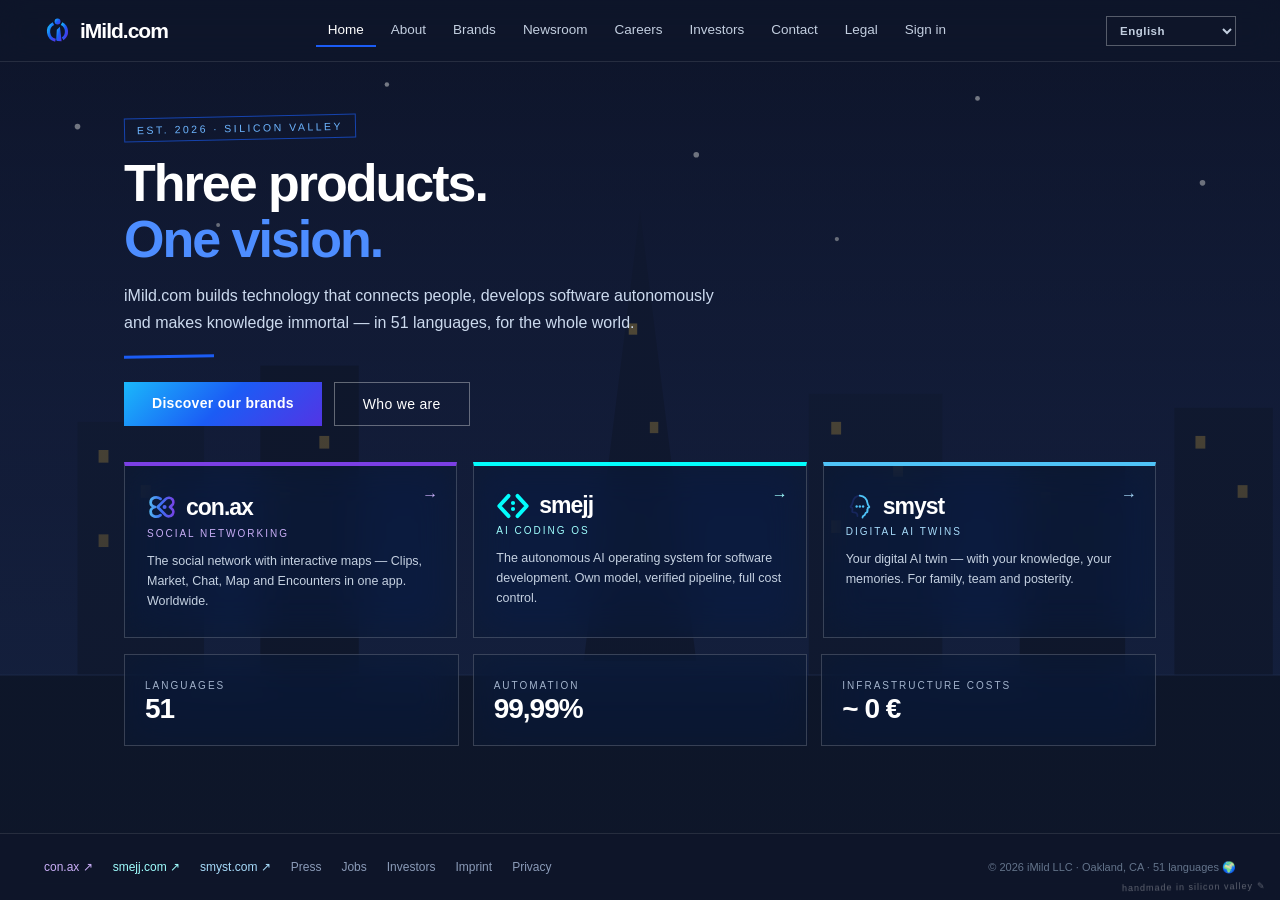
<file: index.html>
<!DOCTYPE html>
<html lang="de">
<head>
<meta charset="UTF-8">
<meta name="viewport" content="width=device-width, initial-scale=1.0">
<title>iMild.com — Drei Produkte. Eine Vision.</title>
<meta name="description" content="iMild.com ist die Dachmarke hinter con.ax, smejj und smyst — Technologie in 51 Sprachen für die ganze Welt.">
<link rel="icon" href="assets/favicon.ico" sizes="48x48">
<link rel="icon" type="image/svg+xml" href="assets/favicon.svg">
<link rel="apple-touch-icon" href="assets/apple-touch-icon.png">
<link rel="manifest" href="manifest.webmanifest">
<meta name="theme-color" content="#0b1026">
  <link rel="canonical" href="https://imild.com/">
  <meta property="og:type" content="website">
  <meta property="og:site_name" content="iMild.com">
  <meta property="og:url" content="https://imild.com/">
  <meta property="og:locale" content="de">
  <meta property="og:title" content="iMild.com — Drei Produkte. Eine Vision.">
  <meta property="og:image" content="https://imild.com/assets/apple-touch-icon.png">
  <meta property="og:image:alt" content="iMild.com">
  <meta name="twitter:card" content="summary">
  <meta name="twitter:title" content="iMild.com — Drei Produkte. Eine Vision.">
  <meta property="og:description" content="iMild.com baut Technologie, die Menschen verbindet, Software autonom entwickelt und Wissen unsterblich macht.">
  <meta name="twitter:description" content="iMild.com baut Technologie, die Menschen verbindet, Software autonom entwickelt und Wissen unsterblich macht.">
<link rel="stylesheet" href="assets/style.css">
</head>
<body data-page="home">
<svg width="0" height="0" style="position:absolute" aria-hidden="true">
  <defs>
    <!-- iMild.com — Ring mit Fahne, offizieller Blau-Gradient -->
    <symbol id="logo-imild" viewBox="0 0 512 512">
      <linearGradient id="imildGrad" x1="0" y1="0" x2="1" y2="1">
        <stop offset="0" stop-color="#1AB8FB"/><stop offset=".5" stop-color="#1B5CF5"/><stop offset="1" stop-color="#5235E5"/>
      </linearGradient>
      <circle cx="257" cy="85" r="56" fill="url(#imildGrad)"/>
      <path d="M178.8 124.5 A170 170 0 0 0 217.8 441.6" fill="none" stroke="url(#imildGrad)" stroke-width="60"/>
      <path d="M333.2 124.5 A170 170 0 0 1 353.5 415.2" fill="none" stroke="url(#imildGrad)" stroke-width="60"/>
      <path d="M302 183 L243 242 L232 428 Q230 452 254 455 L334 458 Z" fill="url(#imildGrad)"/>
    </symbol>
    <!-- con.ax — abstraktes X (Ɛ + liegendes Herz), Cyan→Blau→Violett -->
    <symbol id="logo-conax" viewBox="0 0 512 512">
      <linearGradient id="conaxGrad" x1="40" y1="256" x2="480" y2="256" gradientUnits="userSpaceOnUse">
        <stop offset="0" stop-color="#55B7F1"/><stop offset=".45" stop-color="#3E6FF2"/><stop offset="1" stop-color="#7B3FE4"/>
      </linearGradient>
      <g fill="none" stroke="url(#conaxGrad)" stroke-width="46" stroke-linecap="round" stroke-linejoin="round">
        <path d="M232 118 C 168 68, 62 88, 62 178 C 62 232, 106 248, 138 256 C 106 264, 62 280, 62 334 C 62 424, 168 444, 232 394"/>
        <path d="M182 256 L 322 118 C 352 88, 408 92, 434 126 C 458 158, 452 204, 424 228 L 392 256 L 424 284 C 452 308, 458 354, 434 386 C 408 420, 352 424, 320 396 Z"/>
      </g>
      <circle cx="300" cy="256" r="34" fill="url(#conaxGrad)"/>
    </symbol>
    <!-- smejj.com — <:> in Cyan -->
    <symbol id="logo-smejj" viewBox="0 0 260 200">
      <g fill="none" stroke="#02FDFD" stroke-width="30" stroke-linecap="round" stroke-linejoin="round">
        <path d="M96 22 L24 100 L96 178"/>
        <path d="M164 22 L236 100 L164 178"/>
      </g>
      <g fill="#02FDFD"><circle cx="130" cy="77" r="16"/><circle cx="130" cy="123" r="16"/></g>
    </symbol>
    <!-- smyst.com — Doppelprofil Navy/Hellblau mit 3 Punkten -->
    <symbol id="logo-smyst" viewBox="0 0 200 200">
      <path d="M98 26 Q56 30 48 72 Q45 90 35 101 Q30 107 37 110 L45 113 Q48 127 44 137 Q43 146 54 145 Q68 144 76 152 Q82 159 82 172" fill="none" stroke="#17265C" stroke-width="13" stroke-linecap="round" stroke-linejoin="round"/>
      <path d="M98 26 Q147 32 153 78 Q155 93 164 102 Q170 108 162 111 L155 113 Q158 121 152 125 Q158 130 151 135 Q157 141 148 146 Q139 149 137 157 Q136 165 127 169 Q118 172 118 183" fill="none" stroke="#4FC3F7" stroke-width="13" stroke-linecap="round" stroke-linejoin="round"/>
      <g fill="#4FC3F7"><circle cx="76" cy="104" r="8.5"/><circle cx="99" cy="104" r="8.5"/><circle cx="122" cy="104" r="8.5"/></g>
    </symbol>

    <!-- Szenen -->
    <symbol id="dv-skyline" viewBox="0 0 1040 640" preserveAspectRatio="xMidYMid slice">
      <linearGradient id="dsk" x1="0" y1="0" x2="0" y2="1">
        <stop offset="0" stop-color="#0b1026"/><stop offset=".55" stop-color="#1b2a5e"/><stop offset="1" stop-color="#2c4f9e"/>
      </linearGradient>
      <rect width="1040" height="640" fill="url(#dsk)"/>
      <g fill="#fff"><circle cx="120" cy="90" r="2"/><circle cx="340" cy="60" r="1.6"/><circle cx="560" cy="110" r="2"/><circle cx="760" cy="70" r="1.7"/><circle cx="920" cy="130" r="2"/><circle cx="220" cy="160" r="1.4"/><circle cx="660" cy="170" r="1.5"/></g>
      <polygon points="520,150 560,470 480,470" fill="#101a38"/>
      <rect x="120" y="300" width="90" height="180" fill="#132043"/>
      <rect x="250" y="260" width="70" height="220" fill="#0e1730"/>
      <rect x="640" y="280" width="95" height="200" fill="#132043"/>
      <rect x="790" y="330" width="75" height="150" fill="#0e1730"/>
      <rect x="900" y="290" width="70" height="190" fill="#111c3a"/>
      <g fill="#f5c451" opacity=".8">
        <rect x="135" y="320" width="7" height="9"/><rect x="165" y="345" width="7" height="9"/><rect x="135" y="380" width="7" height="9"/>
        <rect x="264" y="280" width="7" height="9"/><rect x="292" y="310" width="7" height="9"/><rect x="264" y="350" width="7" height="9"/>
        <rect x="656" y="300" width="7" height="9"/><rect x="700" y="330" width="7" height="9"/><rect x="656" y="370" width="7" height="9"/>
        <rect x="805" y="350" width="7" height="9"/><rect x="835" y="380" width="7" height="9"/>
        <rect x="512" y="230" width="6" height="8"/><rect x="527" y="300" width="6" height="8"/><rect x="510" y="380" width="6" height="8"/>
        <rect x="915" y="310" width="7" height="9"/><rect x="945" y="345" width="7" height="9"/>
      </g>
      <rect y="480" width="1040" height="160" fill="#081226"/>
      <path d="M0 480 h1040" stroke="#4c6fc0" stroke-width="1" opacity=".55"/>
    </symbol>

    <symbol id="dv-goldengate" viewBox="0 0 1040 640" preserveAspectRatio="xMidYMid slice">
      <linearGradient id="dgg" x1="0" y1="0" x2="0" y2="1">
        <stop offset="0" stop-color="#102a52"/><stop offset=".45" stop-color="#2d5a8f"/><stop offset=".78" stop-color="#e2653a"/><stop offset="1" stop-color="#f9a03f"/>
      </linearGradient>
      <rect width="1040" height="640" fill="url(#dgg)"/>
      <circle cx="780" cy="380" r="70" fill="#ffd9a0" opacity=".9"/>
      <rect y="430" width="1040" height="210" fill="#0b1a2e"/>
      <rect x="230" y="180" width="20" height="250" fill="#c0392b"/>
      <rect x="700" y="180" width="20" height="250" fill="#c0392b"/>
      <rect x="218" y="205" width="44" height="12" fill="#c0392b"/><rect x="688" y="205" width="44" height="12" fill="#c0392b"/>
      <rect x="218" y="270" width="44" height="12" fill="#c0392b"/><rect x="688" y="270" width="44" height="12" fill="#c0392b"/>
      <path d="M0 280 Q470 430 1040 280" stroke="#c0392b" stroke-width="6" fill="none"/>
      <rect x="0" y="408" width="1040" height="16" fill="#a93226"/>
      <g stroke="#c0392b" stroke-width="2.6">
        <line x1="60" y1="305" x2="60" y2="408"/><line x1="380" y1="368" x2="380" y2="408"/>
        <line x1="470" y1="376" x2="470" y2="408"/><line x1="560" y1="372" x2="560" y2="408"/>
        <line x1="880" y1="322" x2="880" y2="408"/><line x1="980" y1="300" x2="980" y2="408"/>
      </g>
      <path d="M0 640 L0 520 Q140 470 280 525 L280 640 Z" fill="#081221"/>
      <path d="M1040 640 L1040 505 Q900 462 760 515 L760 640 Z" fill="#0a1526"/>
    </symbol>

    <symbol id="dv-hills" viewBox="0 0 1040 640" preserveAspectRatio="xMidYMid slice">
      <linearGradient id="dhl" x1="0" y1="0" x2="0" y2="1">
        <stop offset="0" stop-color="#7db6e8"/><stop offset=".55" stop-color="#cfe6f5"/><stop offset="1" stop-color="#eef7ee"/>
      </linearGradient>
      <rect width="1040" height="640" fill="url(#dhl)"/>
      <circle cx="840" cy="110" r="52" fill="#fff3c9"/>
      <path d="M0 380 Q260 290 520 370 Q800 450 1040 350 L1040 640 L0 640 Z" fill="#5a9367"/>
      <path d="M0 470 Q340 390 680 460 Q880 500 1040 455 L1040 640 L0 640 Z" fill="#3f7a4e"/>
      <path d="M0 560 Q520 500 1040 555 L1040 640 L0 640 Z" fill="#2c5e3a"/>
      <g transform="translate(760,300)">
        <rect x="12" y="24" width="7" height="34" fill="#8a8f98"/>
        <path d="M-8 10 Q15 -20 42 13 Q16 32 -8 10Z" fill="#d7dde6" stroke="#8a8f98" stroke-width="2.5"/>
      </g>
    </symbol>

    <symbol id="dv-bay" viewBox="0 0 1040 640" preserveAspectRatio="xMidYMid slice">
      <linearGradient id="dby" x1="0" y1="0" x2="0" y2="1">
        <stop offset="0" stop-color="#123057"/><stop offset=".5" stop-color="#3d6a9e"/><stop offset="1" stop-color="#9bb8d4"/>
      </linearGradient>
      <rect width="1040" height="640" fill="url(#dby)"/>
      <rect y="400" width="1040" height="240" fill="#1d3f66"/>
      <g stroke="#cfe0f2" stroke-width="1.6" opacity=".45">
        <line x1="80" y1="440" x2="330" y2="440"/><line x1="480" y1="475" x2="800" y2="475"/>
        <line x1="180" y1="530" x2="480" y2="530"/><line x1="640" y1="570" x2="980" y2="570"/>
      </g>
      <path d="M0 388 Q520 350 1040 388" stroke="#5f7f9f" stroke-width="5" fill="none"/>
      <rect x="260" y="345" width="9" height="55" fill="#54749a"/><rect x="770" y="345" width="9" height="55" fill="#54749a"/>
      <circle cx="880" cy="115" r="55" fill="#ffe9b8" opacity=".95"/>
    </symbol>
  </defs>
</svg>

<div class="scene" aria-hidden="true"><svg><use href="#dv-skyline"/></svg></div>
<div class="shade" aria-hidden="true"></div>
<header class="siteheader">
  <a class="logo" href="./" aria-label="iMild.com — Startseite">
    <svg viewBox="0 0 512 512" aria-hidden="true"><use href="#logo-imild"/></svg><span>iMild.com</span>
  </a>
  <nav class="sitenav" id="sitenav" aria-label="Hauptnavigation">
    <a href="./" class="cur" data-i18n="nav.home">Start</a>
    <a href="about.html" class="" data-i18n="nav.about">Über uns</a>
    <a href="brands.html" class="" data-i18n="nav.brands">Marken</a>
    <a href="newsroom.html" class="" data-i18n="nav.news">Newsroom</a>
    <a href="careers.html" class="" data-i18n="nav.jobs">Karriere</a>
    <a href="investors.html" class="" data-i18n="nav.invest">Investoren</a>
    <a href="contact.html" class="" data-i18n="nav.contact">Kontakt</a>
    <a href="legal.html" class="" data-i18n="nav.legal">Legal</a>
    <a href="login.html" class="" data-i18n="nav.login">Anmelden</a>
  </nav>
  <div class="headtools">
    <button class="langbtn" id="langbtn" type="button" aria-label="Sprache wechseln / Switch language">EN</button>
    <button class="menubtn" id="menubtn" type="button" aria-label="Menü öffnen" aria-expanded="false" aria-controls="sitenav">☰</button>
  </div>
</header>
<main>
<div class="stamp" data-i18n="home.stamp">Est. 2026 · Silicon Valley</div>
<h1 class="big" data-i18n="home.h1">Drei Produkte.<br><em>Eine Vision.</em></h1>
<p class="lead" data-i18n="home.lead">iMild.com baut Technologie, die Menschen verbindet, Software autonom entwickelt und Wissen unsterblich macht — in 51 Sprachen, für die ganze Welt.</p>
<div class="underline"></div>
<div class="btnrow">
  <a class="btn" href="brands.html" data-i18n="home.cta1">Unsere Marken entdecken</a>
  <a class="btn ghost" href="about.html" data-i18n="home.cta2">Wer wir sind</a>
</div>

<div class="cardrow">
  <a class="bcard glass c1" href="conax.html">
    <div class="go" aria-hidden="true">→</div>
    <h2 class="blogo"><svg viewBox="0 0 512 512" style="width:30px;height:30px;" aria-hidden="true"><use href="#logo-conax"/></svg>con.ax</h2>
    <h3 class="btag" data-i18n="home.conax.tag">Social Networking</h3>
    <p data-i18n="home.conax.p">Das soziale Netzwerk mit interaktiven Karten — Menschen, Orte und Momente geografisch verbunden. Weltweit.</p>
  </a>
  <a class="bcard glass c2" href="smejj.html">
    <div class="go" aria-hidden="true">→</div>
    <h2 class="blogo"><svg viewBox="0 0 260 200" style="width:34px;height:26px;" aria-hidden="true"><use href="#logo-smejj"/></svg>smejj</h2>
    <h3 class="btag" data-i18n="home.smejj.tag">AI Coding OS</h3>
    <p data-i18n="home.smejj.p">Das autonome KI-Betriebssystem für Software-Entwicklung. Eigenes Modell, verifizierte Pipeline, volle Kostenkontrolle.</p>
  </a>
  <a class="bcard glass c3" href="smyst.html">
    <div class="go" aria-hidden="true">→</div>
      <h2 class="blogo"><svg viewBox="0 0 200 200" style="width:28px;height:28px;" aria-hidden="true"><use href="#logo-smyst"/></svg>smyst</h2>
          <h3 class="btag" data-i18n="home.smyst.tag">Digital AI Twins</h3>
    <p data-i18n="home.smyst.p">Dein digitaler KI-Zwilling — mit deinem Wissen, deinen Erinnerungen. Für Familie, Team und Nachwelt.</p>
  </a>
</div>

<div class="grid3" style="margin-block-start:16px;">
  <div class="kpi glass"><span data-i18n="home.kpi1">Sprachen</span><b>51</b></div>
  <div class="kpi glass"><span data-i18n="home.kpi2">Automatisierung</span><b>99,99%</b></div>
  <div class="kpi glass"><span data-i18n="home.kpi3">Infrastruktur-Kosten</span><b>~ 0 €</b></div>
</div>
</main>
<footer class="sitefooter">
  <div class="cols">
    <a href="https://con.ax" target="_blank" rel="noopener" class="f-conax">con.ax ↗</a>
    <a href="https://smejj.com" target="_blank" rel="noopener" class="f-smejj">smejj.com ↗</a>
    <a href="https://smyst.com" target="_blank" rel="noopener" class="f-smyst">smyst.com ↗</a>
    <a href="newsroom.html" data-i18n="footer.press">Presse</a>
    <a href="careers.html" data-i18n="footer.jobs">Jobs</a>
    <a href="investors.html" data-i18n="footer.invest">Investoren</a>
    <a href="legal.html" data-i18n="footer.imprint">Impressum</a>
    <a href="legal.html" data-i18n="footer.privacy">Datenschutz</a>
  </div>
  <div class="copy" data-i18n="footer.copy">© 2026 iMild LLC · Oakland, CA · 51 Sprachen 🌍</div>
</footer>
<div class="sig">handmade in silicon valley ✎</div>

<script src="assets/i18n.js"></script>
<script src="assets/site.js"></script>
<script src="assets/sw-register.js" defer></script>
</body>
</html>
</file>
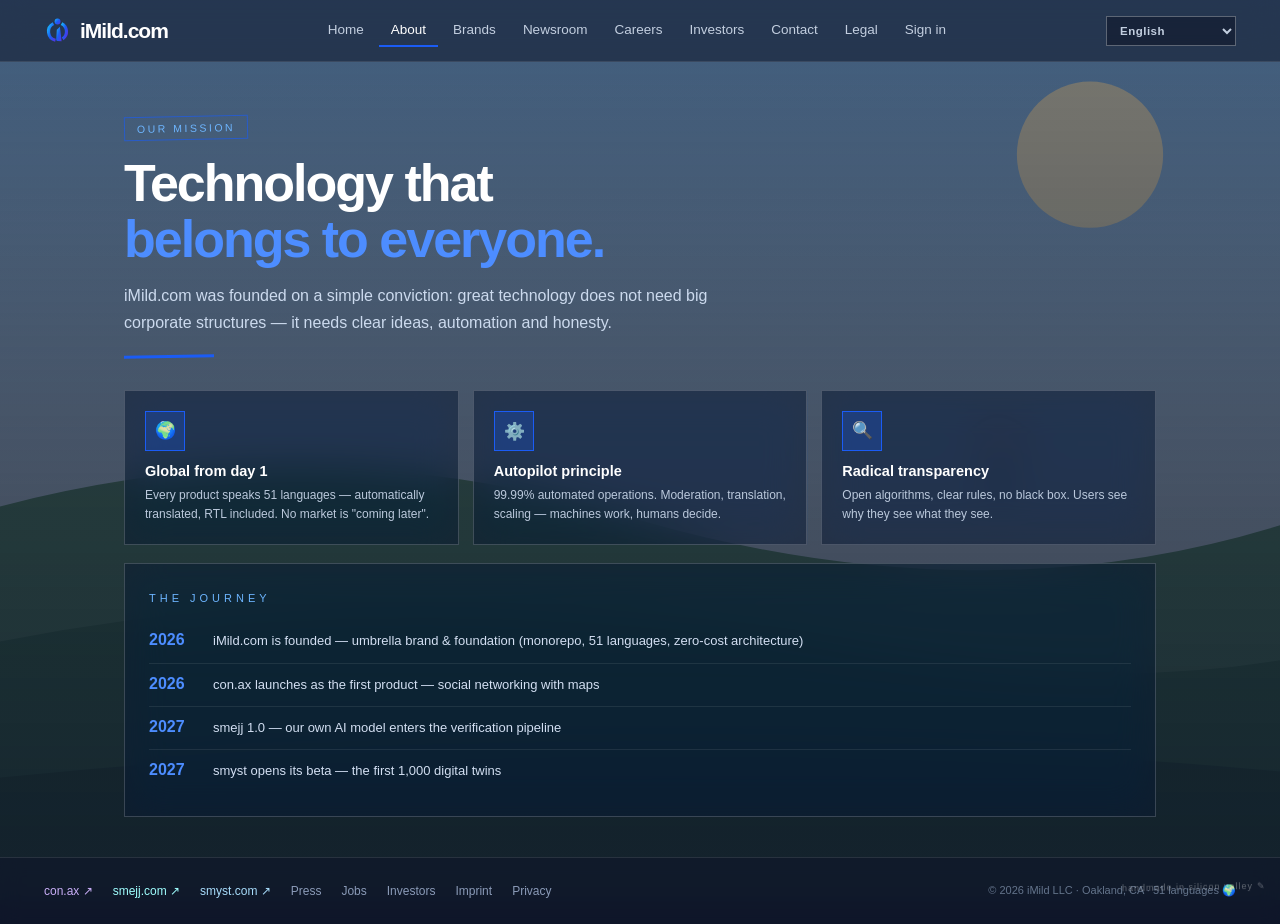
<file: about.html>
<!DOCTYPE html>
<html lang="de">
<head>
<meta charset="UTF-8">
<meta name="viewport" content="width=device-width, initial-scale=1.0">
<title>Über uns — iMild.com</title>
<meta name="description" content="Die Mission von iMild.com: Technologie, die allen gehört. Global von Tag 1, Autopilot-Prinzip, radikale Transparenz.">
<link rel="icon" href="assets/favicon.ico" sizes="48x48">
<link rel="icon" type="image/svg+xml" href="assets/favicon.svg">
<link rel="apple-touch-icon" href="assets/apple-touch-icon.png">
<link rel="manifest" href="manifest.webmanifest">
<meta name="theme-color" content="#0b1026">
<link rel="stylesheet" href="assets/style.css">
</head>
<body data-page="about">
<svg width="0" height="0" style="position:absolute" aria-hidden="true">
  <defs>
    <!-- iMild.com — Ring mit Fahne, offizieller Blau-Gradient -->
    <symbol id="logo-imild" viewBox="0 0 512 512">
      <linearGradient id="imildGrad" x1="0" y1="0" x2="1" y2="1">
        <stop offset="0" stop-color="#1AB8FB"/><stop offset=".5" stop-color="#1B5CF5"/><stop offset="1" stop-color="#5235E5"/>
      </linearGradient>
      <circle cx="257" cy="85" r="56" fill="url(#imildGrad)"/>
      <path d="M178.8 124.5 A170 170 0 0 0 217.8 441.6" fill="none" stroke="url(#imildGrad)" stroke-width="60"/>
      <path d="M333.2 124.5 A170 170 0 0 1 353.5 415.2" fill="none" stroke="url(#imildGrad)" stroke-width="60"/>
      <path d="M302 183 L243 242 L232 428 Q230 452 254 455 L334 458 Z" fill="url(#imildGrad)"/>
    </symbol>
    <!-- con.ax — abstraktes X (Ɛ + liegendes Herz), Cyan→Blau→Violett -->
    <symbol id="logo-conax" viewBox="0 0 512 512">
      <linearGradient id="conaxGrad" x1="40" y1="256" x2="480" y2="256" gradientUnits="userSpaceOnUse">
        <stop offset="0" stop-color="#55B7F1"/><stop offset=".45" stop-color="#3E6FF2"/><stop offset="1" stop-color="#7B3FE4"/>
      </linearGradient>
      <g fill="none" stroke="url(#conaxGrad)" stroke-width="46" stroke-linecap="round" stroke-linejoin="round">
        <path d="M232 118 C 168 68, 62 88, 62 178 C 62 232, 106 248, 138 256 C 106 264, 62 280, 62 334 C 62 424, 168 444, 232 394"/>
        <path d="M182 256 L 322 118 C 352 88, 408 92, 434 126 C 458 158, 452 204, 424 228 L 392 256 L 424 284 C 452 308, 458 354, 434 386 C 408 420, 352 424, 320 396 Z"/>
      </g>
      <circle cx="300" cy="256" r="34" fill="url(#conaxGrad)"/>
    </symbol>
    <!-- smejj.com — <:> in Cyan -->
    <symbol id="logo-smejj" viewBox="0 0 260 200">
      <g fill="none" stroke="#02FDFD" stroke-width="30" stroke-linecap="round" stroke-linejoin="round">
        <path d="M96 22 L24 100 L96 178"/>
        <path d="M164 22 L236 100 L164 178"/>
      </g>
      <g fill="#02FDFD"><circle cx="130" cy="77" r="16"/><circle cx="130" cy="123" r="16"/></g>
    </symbol>
    <!-- smyst.com — Doppelprofil Navy/Hellblau mit 3 Punkten -->
    <symbol id="logo-smyst" viewBox="0 0 200 200">
      <path d="M98 26 Q56 30 48 72 Q45 90 35 101 Q30 107 37 110 L45 113 Q48 127 44 137 Q43 146 54 145 Q68 144 76 152 Q82 159 82 172" fill="none" stroke="#17265C" stroke-width="13" stroke-linecap="round" stroke-linejoin="round"/>
      <path d="M98 26 Q147 32 153 78 Q155 93 164 102 Q170 108 162 111 L155 113 Q158 121 152 125 Q158 130 151 135 Q157 141 148 146 Q139 149 137 157 Q136 165 127 169 Q118 172 118 183" fill="none" stroke="#4FC3F7" stroke-width="13" stroke-linecap="round" stroke-linejoin="round"/>
      <g fill="#4FC3F7"><circle cx="76" cy="104" r="8.5"/><circle cx="99" cy="104" r="8.5"/><circle cx="122" cy="104" r="8.5"/></g>
    </symbol>

    <!-- Szenen -->
    <symbol id="dv-skyline" viewBox="0 0 1040 640" preserveAspectRatio="xMidYMid slice">
      <linearGradient id="dsk" x1="0" y1="0" x2="0" y2="1">
        <stop offset="0" stop-color="#0b1026"/><stop offset=".55" stop-color="#1b2a5e"/><stop offset="1" stop-color="#2c4f9e"/>
      </linearGradient>
      <rect width="1040" height="640" fill="url(#dsk)"/>
      <g fill="#fff"><circle cx="120" cy="90" r="2"/><circle cx="340" cy="60" r="1.6"/><circle cx="560" cy="110" r="2"/><circle cx="760" cy="70" r="1.7"/><circle cx="920" cy="130" r="2"/><circle cx="220" cy="160" r="1.4"/><circle cx="660" cy="170" r="1.5"/></g>
      <polygon points="520,150 560,470 480,470" fill="#101a38"/>
      <rect x="120" y="300" width="90" height="180" fill="#132043"/>
      <rect x="250" y="260" width="70" height="220" fill="#0e1730"/>
      <rect x="640" y="280" width="95" height="200" fill="#132043"/>
      <rect x="790" y="330" width="75" height="150" fill="#0e1730"/>
      <rect x="900" y="290" width="70" height="190" fill="#111c3a"/>
      <g fill="#f5c451" opacity=".8">
        <rect x="135" y="320" width="7" height="9"/><rect x="165" y="345" width="7" height="9"/><rect x="135" y="380" width="7" height="9"/>
        <rect x="264" y="280" width="7" height="9"/><rect x="292" y="310" width="7" height="9"/><rect x="264" y="350" width="7" height="9"/>
        <rect x="656" y="300" width="7" height="9"/><rect x="700" y="330" width="7" height="9"/><rect x="656" y="370" width="7" height="9"/>
        <rect x="805" y="350" width="7" height="9"/><rect x="835" y="380" width="7" height="9"/>
        <rect x="512" y="230" width="6" height="8"/><rect x="527" y="300" width="6" height="8"/><rect x="510" y="380" width="6" height="8"/>
        <rect x="915" y="310" width="7" height="9"/><rect x="945" y="345" width="7" height="9"/>
      </g>
      <rect y="480" width="1040" height="160" fill="#081226"/>
      <path d="M0 480 h1040" stroke="#4c6fc0" stroke-width="1" opacity=".55"/>
    </symbol>

    <symbol id="dv-goldengate" viewBox="0 0 1040 640" preserveAspectRatio="xMidYMid slice">
      <linearGradient id="dgg" x1="0" y1="0" x2="0" y2="1">
        <stop offset="0" stop-color="#102a52"/><stop offset=".45" stop-color="#2d5a8f"/><stop offset=".78" stop-color="#e2653a"/><stop offset="1" stop-color="#f9a03f"/>
      </linearGradient>
      <rect width="1040" height="640" fill="url(#dgg)"/>
      <circle cx="780" cy="380" r="70" fill="#ffd9a0" opacity=".9"/>
      <rect y="430" width="1040" height="210" fill="#0b1a2e"/>
      <rect x="230" y="180" width="20" height="250" fill="#c0392b"/>
      <rect x="700" y="180" width="20" height="250" fill="#c0392b"/>
      <rect x="218" y="205" width="44" height="12" fill="#c0392b"/><rect x="688" y="205" width="44" height="12" fill="#c0392b"/>
      <rect x="218" y="270" width="44" height="12" fill="#c0392b"/><rect x="688" y="270" width="44" height="12" fill="#c0392b"/>
      <path d="M0 280 Q470 430 1040 280" stroke="#c0392b" stroke-width="6" fill="none"/>
      <rect x="0" y="408" width="1040" height="16" fill="#a93226"/>
      <g stroke="#c0392b" stroke-width="2.6">
        <line x1="60" y1="305" x2="60" y2="408"/><line x1="380" y1="368" x2="380" y2="408"/>
        <line x1="470" y1="376" x2="470" y2="408"/><line x1="560" y1="372" x2="560" y2="408"/>
        <line x1="880" y1="322" x2="880" y2="408"/><line x1="980" y1="300" x2="980" y2="408"/>
      </g>
      <path d="M0 640 L0 520 Q140 470 280 525 L280 640 Z" fill="#081221"/>
      <path d="M1040 640 L1040 505 Q900 462 760 515 L760 640 Z" fill="#0a1526"/>
    </symbol>

    <symbol id="dv-hills" viewBox="0 0 1040 640" preserveAspectRatio="xMidYMid slice">
      <linearGradient id="dhl" x1="0" y1="0" x2="0" y2="1">
        <stop offset="0" stop-color="#7db6e8"/><stop offset=".55" stop-color="#cfe6f5"/><stop offset="1" stop-color="#eef7ee"/>
      </linearGradient>
      <rect width="1040" height="640" fill="url(#dhl)"/>
      <circle cx="840" cy="110" r="52" fill="#fff3c9"/>
      <path d="M0 380 Q260 290 520 370 Q800 450 1040 350 L1040 640 L0 640 Z" fill="#5a9367"/>
      <path d="M0 470 Q340 390 680 460 Q880 500 1040 455 L1040 640 L0 640 Z" fill="#3f7a4e"/>
      <path d="M0 560 Q520 500 1040 555 L1040 640 L0 640 Z" fill="#2c5e3a"/>
      <g transform="translate(760,300)">
        <rect x="12" y="24" width="7" height="34" fill="#8a8f98"/>
        <path d="M-8 10 Q15 -20 42 13 Q16 32 -8 10Z" fill="#d7dde6" stroke="#8a8f98" stroke-width="2.5"/>
      </g>
    </symbol>

    <symbol id="dv-bay" viewBox="0 0 1040 640" preserveAspectRatio="xMidYMid slice">
      <linearGradient id="dby" x1="0" y1="0" x2="0" y2="1">
        <stop offset="0" stop-color="#123057"/><stop offset=".5" stop-color="#3d6a9e"/><stop offset="1" stop-color="#9bb8d4"/>
      </linearGradient>
      <rect width="1040" height="640" fill="url(#dby)"/>
      <rect y="400" width="1040" height="240" fill="#1d3f66"/>
      <g stroke="#cfe0f2" stroke-width="1.6" opacity=".45">
        <line x1="80" y1="440" x2="330" y2="440"/><line x1="480" y1="475" x2="800" y2="475"/>
        <line x1="180" y1="530" x2="480" y2="530"/><line x1="640" y1="570" x2="980" y2="570"/>
      </g>
      <path d="M0 388 Q520 350 1040 388" stroke="#5f7f9f" stroke-width="5" fill="none"/>
      <rect x="260" y="345" width="9" height="55" fill="#54749a"/><rect x="770" y="345" width="9" height="55" fill="#54749a"/>
      <circle cx="880" cy="115" r="55" fill="#ffe9b8" opacity=".95"/>
    </symbol>
  </defs>
</svg>

<div class="scene" aria-hidden="true"><svg><use href="#dv-hills"/></svg></div>
<div class="shade" aria-hidden="true"></div>
<header class="siteheader">
  <a class="logo" href="./" aria-label="iMild.com — Startseite">
    <svg viewBox="0 0 512 512" aria-hidden="true"><use href="#logo-imild"/></svg><span>iMild.com</span>
  </a>
  <nav class="sitenav" id="sitenav" aria-label="Hauptnavigation">
    <a href="./" class="" data-i18n="nav.home">Start</a>
    <a href="about.html" class="cur" data-i18n="nav.about">Über uns</a>
    <a href="brands.html" class="" data-i18n="nav.brands">Marken</a>
    <a href="newsroom.html" class="" data-i18n="nav.news">Newsroom</a>
    <a href="careers.html" class="" data-i18n="nav.jobs">Karriere</a>
    <a href="investors.html" class="" data-i18n="nav.invest">Investoren</a>
    <a href="contact.html" class="" data-i18n="nav.contact">Kontakt</a>
    <a href="legal.html" class="" data-i18n="nav.legal">Legal</a>
    <a href="login.html" class="" data-i18n="nav.login">Anmelden</a>
  </nav>
  <div class="headtools">
    <button class="langbtn" id="langbtn" type="button" aria-label="Sprache wechseln / Switch language">EN</button>
    <button class="menubtn" id="menubtn" type="button" aria-label="Menü öffnen" aria-expanded="false" aria-controls="sitenav">☰</button>
  </div>
</header>
<main>
<div class="stamp" data-i18n="about.stamp">Unsere Mission</div>
<h1 class="big" data-i18n="about.h1">Technologie, die<br><em>allen gehört.</em></h1>
<p class="lead" data-i18n="about.lead">iMild.com wurde gegründet mit einer einfachen Überzeugung: Große Technologie braucht keine großen Konzernstrukturen — sie braucht klare Ideen, Automatisierung und Ehrlichkeit.</p>
<div class="underline"></div>

<div class="grid3" style="margin-block-start:32px;">
  <div class="feat glass">
    <div class="fic" aria-hidden="true">🌍</div>
    <b data-i18n="about.f1.t">Global von Tag 1</b>
    <p data-i18n="about.f1.p">Jedes Produkt spricht 51 Sprachen — automatisch übersetzt, RTL inklusive. Kein Markt ist „später dran".</p>
  </div>
  <div class="feat glass">
    <div class="fic" aria-hidden="true">⚙️</div>
    <b data-i18n="about.f2.t">Autopilot-Prinzip</b>
    <p data-i18n="about.f2.p">99,99% automatisierter Betrieb. Moderation, Übersetzung, Skalierung — Maschinen arbeiten, Menschen entscheiden.</p>
  </div>
  <div class="feat glass">
    <div class="fic" aria-hidden="true">🔍</div>
    <b data-i18n="about.f3.t">Radikale Transparenz</b>
    <p data-i18n="about.f3.p">Offene Algorithmen, klare Regeln, keine Blackbox. Nutzer sehen, warum sie sehen, was sie sehen.</p>
  </div>
</div>

<div class="timeline glass">
  <span class="kicker" data-i18n="about.tl.k">Der Weg</span>
  <div style="margin-block-start:14px;">
    <div class="tl-row"><b>2026</b><span data-i18n="about.tl.1">iMild.com wird gegründet — Dachmarke &amp; Fundament (Monorepo, 51 Sprachen, Zero-Cost-Architektur)</span></div>
    <div class="tl-row"><b>2026</b><span data-i18n="about.tl.2">con.ax startet als erstes Produkt — Social Networking mit Karten</span></div>
    <div class="tl-row"><b>2027</b><span data-i18n="about.tl.3">smejj 1.0 — das eigene KI-Modell geht in die Verification Pipeline</span></div>
    <div class="tl-row"><b>2027</b><span data-i18n="about.tl.4">smyst öffnet die Beta — die ersten 1.000 digitalen Zwillinge</span></div>
  </div>
</div>
</main>
<footer class="sitefooter">
  <div class="cols">
    <a href="https://con.ax" target="_blank" rel="noopener" class="f-conax">con.ax ↗</a>
    <a href="https://smejj.com" target="_blank" rel="noopener" class="f-smejj">smejj.com ↗</a>
    <a href="https://smyst.com" target="_blank" rel="noopener" class="f-smyst">smyst.com ↗</a>
    <a href="newsroom.html" data-i18n="footer.press">Presse</a>
    <a href="careers.html" data-i18n="footer.jobs">Jobs</a>
    <a href="investors.html" data-i18n="footer.invest">Investoren</a>
    <a href="legal.html" data-i18n="footer.imprint">Impressum</a>
    <a href="legal.html" data-i18n="footer.privacy">Datenschutz</a>
  </div>
  <div class="copy" data-i18n="footer.copy">© 2026 iMild LLC · Oakland, CA · 51 Sprachen 🌍</div>
</footer>
<div class="sig">handmade in silicon valley ✎</div>

<script src="assets/i18n.js"></script>
<script src="assets/site.js"></script>
<script src="assets/sw-register.js" defer></script>
</body>
</html>
</file>
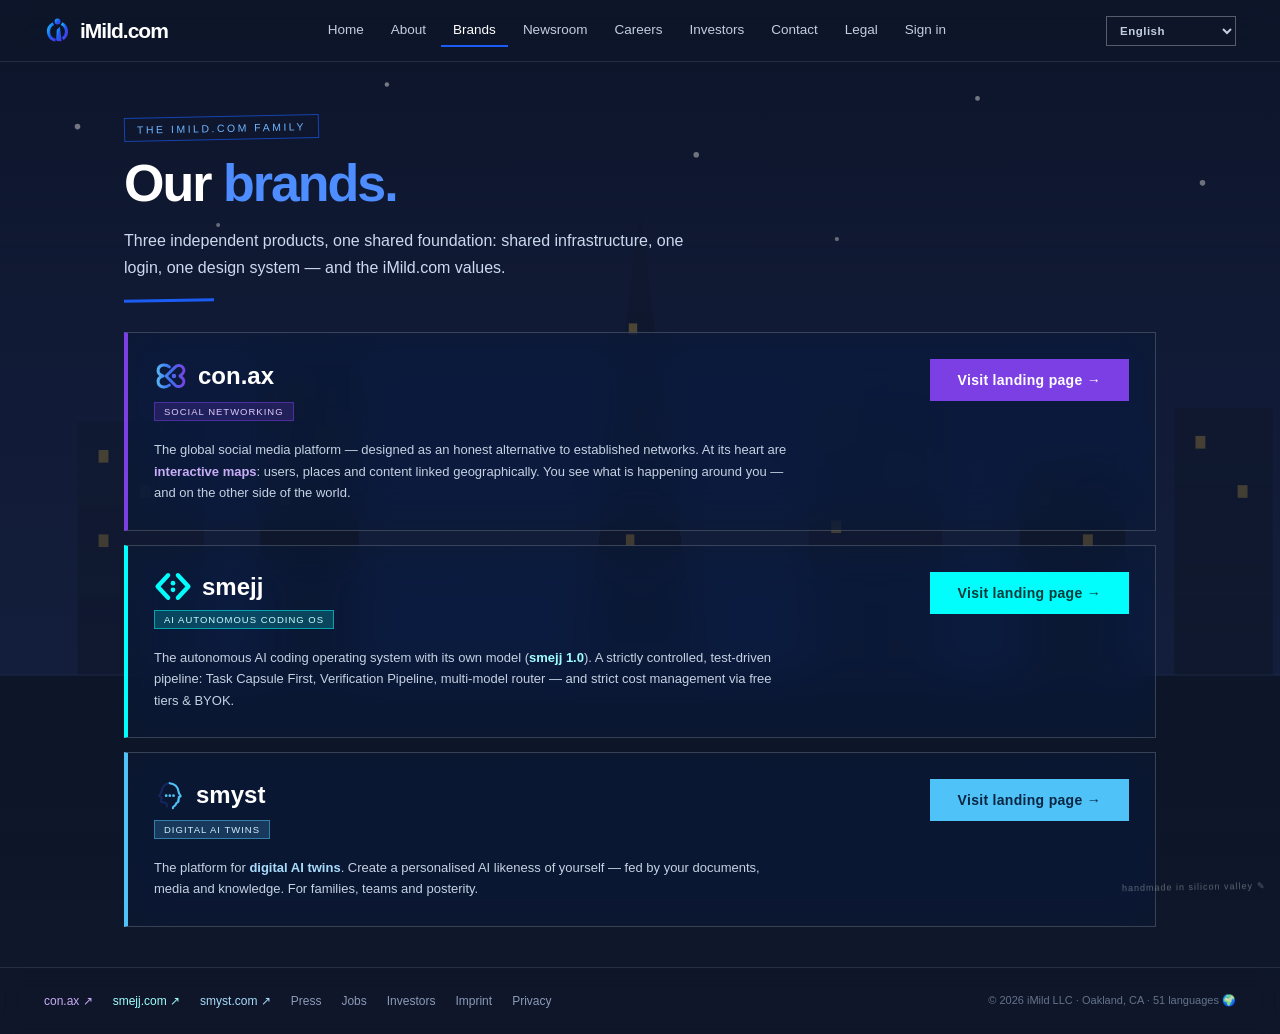
<file: brands.html>
<!DOCTYPE html>
<html lang="de">
<head>
<meta charset="UTF-8">
<meta name="viewport" content="width=device-width, initial-scale=1.0">
<title>Unsere Marken — iMild.com</title>
<meta name="description" content="Drei eigenständige Produkte, ein Fundament: con.ax (Social + Karten), smejj (AI Coding OS), smyst (Digitale KI-Zwillinge).">
<link rel="icon" href="assets/favicon.ico" sizes="48x48">
<link rel="icon" type="image/svg+xml" href="assets/favicon.svg">
<link rel="apple-touch-icon" href="assets/apple-touch-icon.png">
<link rel="manifest" href="manifest.webmanifest">
<meta name="theme-color" content="#0b1026">
<link rel="stylesheet" href="assets/style.css">
</head>
<body data-page="brands">
<svg width="0" height="0" style="position:absolute" aria-hidden="true">
  <defs>
    <!-- iMild.com — Ring mit Fahne, offizieller Blau-Gradient -->
    <symbol id="logo-imild" viewBox="0 0 512 512">
      <linearGradient id="imildGrad" x1="0" y1="0" x2="1" y2="1">
        <stop offset="0" stop-color="#1AB8FB"/><stop offset=".5" stop-color="#1B5CF5"/><stop offset="1" stop-color="#5235E5"/>
      </linearGradient>
      <circle cx="257" cy="85" r="56" fill="url(#imildGrad)"/>
      <path d="M178.8 124.5 A170 170 0 0 0 217.8 441.6" fill="none" stroke="url(#imildGrad)" stroke-width="60"/>
      <path d="M333.2 124.5 A170 170 0 0 1 353.5 415.2" fill="none" stroke="url(#imildGrad)" stroke-width="60"/>
      <path d="M302 183 L243 242 L232 428 Q230 452 254 455 L334 458 Z" fill="url(#imildGrad)"/>
    </symbol>
    <!-- con.ax — abstraktes X (Ɛ + liegendes Herz), Cyan→Blau→Violett -->
    <symbol id="logo-conax" viewBox="0 0 512 512">
      <linearGradient id="conaxGrad" x1="40" y1="256" x2="480" y2="256" gradientUnits="userSpaceOnUse">
        <stop offset="0" stop-color="#55B7F1"/><stop offset=".45" stop-color="#3E6FF2"/><stop offset="1" stop-color="#7B3FE4"/>
      </linearGradient>
      <g fill="none" stroke="url(#conaxGrad)" stroke-width="46" stroke-linecap="round" stroke-linejoin="round">
        <path d="M232 118 C 168 68, 62 88, 62 178 C 62 232, 106 248, 138 256 C 106 264, 62 280, 62 334 C 62 424, 168 444, 232 394"/>
        <path d="M182 256 L 322 118 C 352 88, 408 92, 434 126 C 458 158, 452 204, 424 228 L 392 256 L 424 284 C 452 308, 458 354, 434 386 C 408 420, 352 424, 320 396 Z"/>
      </g>
      <circle cx="300" cy="256" r="34" fill="url(#conaxGrad)"/>
    </symbol>
    <!-- smejj.com — <:> in Cyan -->
    <symbol id="logo-smejj" viewBox="0 0 260 200">
      <g fill="none" stroke="#02FDFD" stroke-width="30" stroke-linecap="round" stroke-linejoin="round">
        <path d="M96 22 L24 100 L96 178"/>
        <path d="M164 22 L236 100 L164 178"/>
      </g>
      <g fill="#02FDFD"><circle cx="130" cy="77" r="16"/><circle cx="130" cy="123" r="16"/></g>
    </symbol>
    <!-- smyst.com — Doppelprofil Navy/Hellblau mit 3 Punkten -->
    <symbol id="logo-smyst" viewBox="0 0 200 200">
      <path d="M98 26 Q56 30 48 72 Q45 90 35 101 Q30 107 37 110 L45 113 Q48 127 44 137 Q43 146 54 145 Q68 144 76 152 Q82 159 82 172" fill="none" stroke="#17265C" stroke-width="13" stroke-linecap="round" stroke-linejoin="round"/>
      <path d="M98 26 Q147 32 153 78 Q155 93 164 102 Q170 108 162 111 L155 113 Q158 121 152 125 Q158 130 151 135 Q157 141 148 146 Q139 149 137 157 Q136 165 127 169 Q118 172 118 183" fill="none" stroke="#4FC3F7" stroke-width="13" stroke-linecap="round" stroke-linejoin="round"/>
      <g fill="#4FC3F7"><circle cx="76" cy="104" r="8.5"/><circle cx="99" cy="104" r="8.5"/><circle cx="122" cy="104" r="8.5"/></g>
    </symbol>

    <!-- Szenen -->
    <symbol id="dv-skyline" viewBox="0 0 1040 640" preserveAspectRatio="xMidYMid slice">
      <linearGradient id="dsk" x1="0" y1="0" x2="0" y2="1">
        <stop offset="0" stop-color="#0b1026"/><stop offset=".55" stop-color="#1b2a5e"/><stop offset="1" stop-color="#2c4f9e"/>
      </linearGradient>
      <rect width="1040" height="640" fill="url(#dsk)"/>
      <g fill="#fff"><circle cx="120" cy="90" r="2"/><circle cx="340" cy="60" r="1.6"/><circle cx="560" cy="110" r="2"/><circle cx="760" cy="70" r="1.7"/><circle cx="920" cy="130" r="2"/><circle cx="220" cy="160" r="1.4"/><circle cx="660" cy="170" r="1.5"/></g>
      <polygon points="520,150 560,470 480,470" fill="#101a38"/>
      <rect x="120" y="300" width="90" height="180" fill="#132043"/>
      <rect x="250" y="260" width="70" height="220" fill="#0e1730"/>
      <rect x="640" y="280" width="95" height="200" fill="#132043"/>
      <rect x="790" y="330" width="75" height="150" fill="#0e1730"/>
      <rect x="900" y="290" width="70" height="190" fill="#111c3a"/>
      <g fill="#f5c451" opacity=".8">
        <rect x="135" y="320" width="7" height="9"/><rect x="165" y="345" width="7" height="9"/><rect x="135" y="380" width="7" height="9"/>
        <rect x="264" y="280" width="7" height="9"/><rect x="292" y="310" width="7" height="9"/><rect x="264" y="350" width="7" height="9"/>
        <rect x="656" y="300" width="7" height="9"/><rect x="700" y="330" width="7" height="9"/><rect x="656" y="370" width="7" height="9"/>
        <rect x="805" y="350" width="7" height="9"/><rect x="835" y="380" width="7" height="9"/>
        <rect x="512" y="230" width="6" height="8"/><rect x="527" y="300" width="6" height="8"/><rect x="510" y="380" width="6" height="8"/>
        <rect x="915" y="310" width="7" height="9"/><rect x="945" y="345" width="7" height="9"/>
      </g>
      <rect y="480" width="1040" height="160" fill="#081226"/>
      <path d="M0 480 h1040" stroke="#4c6fc0" stroke-width="1" opacity=".55"/>
    </symbol>

    <symbol id="dv-goldengate" viewBox="0 0 1040 640" preserveAspectRatio="xMidYMid slice">
      <linearGradient id="dgg" x1="0" y1="0" x2="0" y2="1">
        <stop offset="0" stop-color="#102a52"/><stop offset=".45" stop-color="#2d5a8f"/><stop offset=".78" stop-color="#e2653a"/><stop offset="1" stop-color="#f9a03f"/>
      </linearGradient>
      <rect width="1040" height="640" fill="url(#dgg)"/>
      <circle cx="780" cy="380" r="70" fill="#ffd9a0" opacity=".9"/>
      <rect y="430" width="1040" height="210" fill="#0b1a2e"/>
      <rect x="230" y="180" width="20" height="250" fill="#c0392b"/>
      <rect x="700" y="180" width="20" height="250" fill="#c0392b"/>
      <rect x="218" y="205" width="44" height="12" fill="#c0392b"/><rect x="688" y="205" width="44" height="12" fill="#c0392b"/>
      <rect x="218" y="270" width="44" height="12" fill="#c0392b"/><rect x="688" y="270" width="44" height="12" fill="#c0392b"/>
      <path d="M0 280 Q470 430 1040 280" stroke="#c0392b" stroke-width="6" fill="none"/>
      <rect x="0" y="408" width="1040" height="16" fill="#a93226"/>
      <g stroke="#c0392b" stroke-width="2.6">
        <line x1="60" y1="305" x2="60" y2="408"/><line x1="380" y1="368" x2="380" y2="408"/>
        <line x1="470" y1="376" x2="470" y2="408"/><line x1="560" y1="372" x2="560" y2="408"/>
        <line x1="880" y1="322" x2="880" y2="408"/><line x1="980" y1="300" x2="980" y2="408"/>
      </g>
      <path d="M0 640 L0 520 Q140 470 280 525 L280 640 Z" fill="#081221"/>
      <path d="M1040 640 L1040 505 Q900 462 760 515 L760 640 Z" fill="#0a1526"/>
    </symbol>

    <symbol id="dv-hills" viewBox="0 0 1040 640" preserveAspectRatio="xMidYMid slice">
      <linearGradient id="dhl" x1="0" y1="0" x2="0" y2="1">
        <stop offset="0" stop-color="#7db6e8"/><stop offset=".55" stop-color="#cfe6f5"/><stop offset="1" stop-color="#eef7ee"/>
      </linearGradient>
      <rect width="1040" height="640" fill="url(#dhl)"/>
      <circle cx="840" cy="110" r="52" fill="#fff3c9"/>
      <path d="M0 380 Q260 290 520 370 Q800 450 1040 350 L1040 640 L0 640 Z" fill="#5a9367"/>
      <path d="M0 470 Q340 390 680 460 Q880 500 1040 455 L1040 640 L0 640 Z" fill="#3f7a4e"/>
      <path d="M0 560 Q520 500 1040 555 L1040 640 L0 640 Z" fill="#2c5e3a"/>
      <g transform="translate(760,300)">
        <rect x="12" y="24" width="7" height="34" fill="#8a8f98"/>
        <path d="M-8 10 Q15 -20 42 13 Q16 32 -8 10Z" fill="#d7dde6" stroke="#8a8f98" stroke-width="2.5"/>
      </g>
    </symbol>

    <symbol id="dv-bay" viewBox="0 0 1040 640" preserveAspectRatio="xMidYMid slice">
      <linearGradient id="dby" x1="0" y1="0" x2="0" y2="1">
        <stop offset="0" stop-color="#123057"/><stop offset=".5" stop-color="#3d6a9e"/><stop offset="1" stop-color="#9bb8d4"/>
      </linearGradient>
      <rect width="1040" height="640" fill="url(#dby)"/>
      <rect y="400" width="1040" height="240" fill="#1d3f66"/>
      <g stroke="#cfe0f2" stroke-width="1.6" opacity=".45">
        <line x1="80" y1="440" x2="330" y2="440"/><line x1="480" y1="475" x2="800" y2="475"/>
        <line x1="180" y1="530" x2="480" y2="530"/><line x1="640" y1="570" x2="980" y2="570"/>
      </g>
      <path d="M0 388 Q520 350 1040 388" stroke="#5f7f9f" stroke-width="5" fill="none"/>
      <rect x="260" y="345" width="9" height="55" fill="#54749a"/><rect x="770" y="345" width="9" height="55" fill="#54749a"/>
      <circle cx="880" cy="115" r="55" fill="#ffe9b8" opacity=".95"/>
    </symbol>
  </defs>
</svg>

<div class="scene" aria-hidden="true"><svg><use href="#dv-skyline"/></svg></div>
<div class="shade" aria-hidden="true"></div>
<header class="siteheader">
  <a class="logo" href="./" aria-label="iMild.com — Startseite">
    <svg viewBox="0 0 512 512" aria-hidden="true"><use href="#logo-imild"/></svg><span>iMild.com</span>
  </a>
  <nav class="sitenav" id="sitenav" aria-label="Hauptnavigation">
    <a href="./" class="" data-i18n="nav.home">Start</a>
    <a href="about.html" class="" data-i18n="nav.about">Über uns</a>
    <a href="brands.html" class="cur" data-i18n="nav.brands">Marken</a>
    <a href="newsroom.html" class="" data-i18n="nav.news">Newsroom</a>
    <a href="careers.html" class="" data-i18n="nav.jobs">Karriere</a>
    <a href="investors.html" class="" data-i18n="nav.invest">Investoren</a>
    <a href="contact.html" class="" data-i18n="nav.contact">Kontakt</a>
    <a href="legal.html" class="" data-i18n="nav.legal">Legal</a>
    <a href="login.html" class="" data-i18n="nav.login">Anmelden</a>
  </nav>
  <div class="headtools">
    <button class="langbtn" id="langbtn" type="button" aria-label="Sprache wechseln / Switch language">EN</button>
    <button class="menubtn" id="menubtn" type="button" aria-label="Menü öffnen" aria-expanded="false" aria-controls="sitenav">☰</button>
  </div>
</header>
<main>
<div class="stamp" data-i18n="brands.stamp">Familie iMild.com</div>
<h1 class="big" data-i18n="brands.h1">Unsere <em>Marken.</em></h1>
<p class="lead" data-i18n="brands.lead">Drei eigenständige Produkte, ein gemeinsames Fundament: geteilte Infrastruktur, ein Login, ein Design-System — und die iMild.com-Werte.</p>
<div class="underline"></div>

<div class="brandbox glass bb-conax" style="margin-block-start:30px;">
  <div class="inner">
    <div class="txt">
      <div class="bt"><svg viewBox="0 0 512 512" style="width:34px;height:34px;" aria-hidden="true"><use href="#logo-conax"/></svg>con.ax</div>
      <span class="tagchip tc-conax" data-i18n="brands.conax.tag">Social Networking</span>
      <p data-i18n="brands.conax.p">Die globale Social-Media-Plattform — gedacht als ehrliche Alternative zu etablierten Netzwerken. Herzstück sind <b style="color:#c9aef7;">interaktive Karten</b>: Nutzer, Orte und Inhalte werden geografisch verknüpft. Du siehst, was um dich herum passiert — und was auf der anderen Seite der Welt.</p>
    </div>
    <a class="btn" style="background:var(--conax);" href="conax.html" data-i18n="brands.cta">Zur Landingpage →</a>
  </div>
</div>

<div class="brandbox glass bb-smejj">
  <div class="inner">
    <div class="txt">
      <div class="bt"><svg viewBox="0 0 260 200" style="width:38px;height:29px;" aria-hidden="true"><use href="#logo-smejj"/></svg>smejj</div>
      <span class="tagchip tc-smejj" data-i18n="brands.smejj.tag">AI Autonomous Coding OS</span>
      <p data-i18n="brands.smejj.p">Das autonome KI-Coding-Betriebssystem mit eigenem Modell (<b style="color:#9ffefe;">smejj 1.0</b>). Strikt kontrollierte, testgetriebene Pipeline: Task Capsule First, Verification Pipeline, Multi-Model-Router — und strenges Kosten-Management über Free-Tiers &amp; BYOK.</p>
    </div>
    <a class="btn" style="background:var(--smejj);color:#043a3a;" href="smejj.html" data-i18n="brands.cta2">Zur Landingpage →</a>
  </div>
</div>

<div class="brandbox glass bb-smyst">
  <div class="inner">
    <div class="txt">
      <div class="bt"><svg viewBox="0 0 200 200" style="width:32px;height:32px;" aria-hidden="true"><use href="#logo-smyst"/></svg>smyst</div>
      <span class="tagchip tc-smyst" data-i18n="brands.smyst.tag">Digital AI Twins</span>
      <p data-i18n="brands.smyst.p">Die Plattform für <b style="color:#a8dcfb;">digitale KI-Zwillinge</b>. Erstelle ein personalisiertes KI-Abbild von dir — gespeist aus deinen Dokumenten, Medien und deinem Wissen. Für Familien, Teams und die Nachwelt.</p>
    </div>
    <a class="btn" style="background:var(--smyst);color:#082644;" href="smyst.html" data-i18n="brands.cta3">Zur Landingpage →</a>
  </div>
</div>
</main>
<footer class="sitefooter">
  <div class="cols">
    <a href="https://con.ax" target="_blank" rel="noopener" class="f-conax">con.ax ↗</a>
    <a href="https://smejj.com" target="_blank" rel="noopener" class="f-smejj">smejj.com ↗</a>
    <a href="https://smyst.com" target="_blank" rel="noopener" class="f-smyst">smyst.com ↗</a>
    <a href="newsroom.html" data-i18n="footer.press">Presse</a>
    <a href="careers.html" data-i18n="footer.jobs">Jobs</a>
    <a href="investors.html" data-i18n="footer.invest">Investoren</a>
    <a href="legal.html" data-i18n="footer.imprint">Impressum</a>
    <a href="legal.html" data-i18n="footer.privacy">Datenschutz</a>
  </div>
  <div class="copy" data-i18n="footer.copy">© 2026 iMild LLC · Oakland, CA · 51 Sprachen 🌍</div>
</footer>
<div class="sig">handmade in silicon valley ✎</div>

<script src="assets/i18n.js"></script>
<script src="assets/site.js"></script>
<script src="assets/sw-register.js" defer></script>
</body>
</html>
</file>
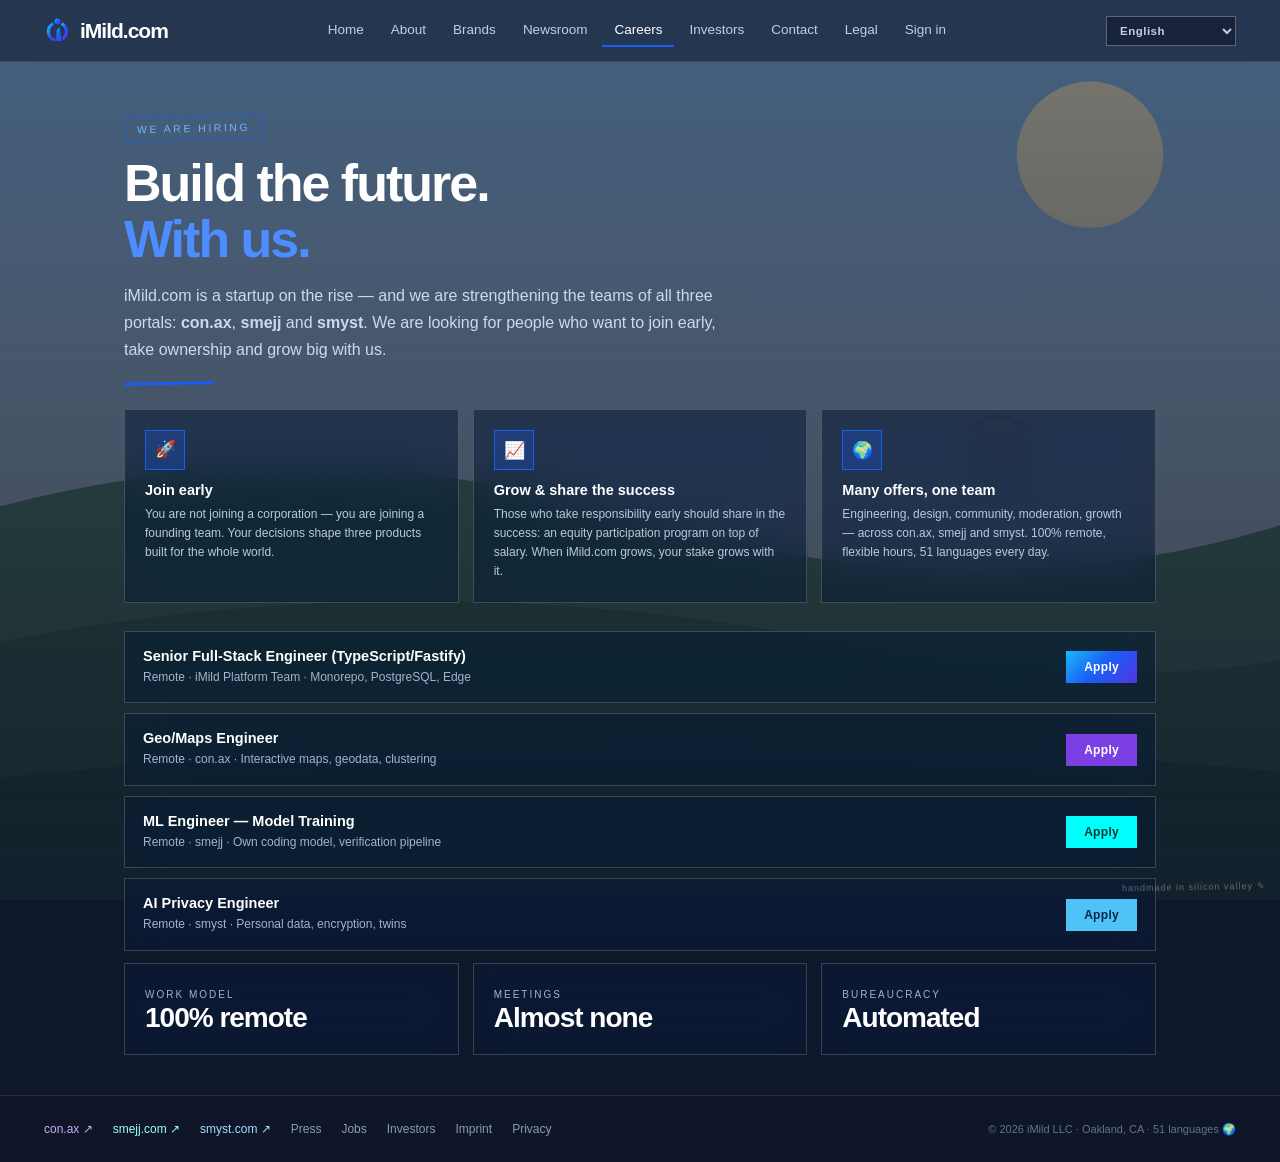
<file: careers.html>
<!DOCTYPE html>
<html lang="de">
<head>
<meta charset="UTF-8">
<meta name="viewport" content="width=device-width, initial-scale=1.0">
<title>Karriere — iMild.com</title>
<meta name="description" content="Bau die Zukunft mit uns: offene Stellen bei iMild.com, con.ax, smejj und smyst. 100% Remote.">
<link rel="icon" href="assets/favicon.ico" sizes="48x48">
<link rel="icon" type="image/svg+xml" href="assets/favicon.svg">
<link rel="apple-touch-icon" href="assets/apple-touch-icon.png">
<link rel="manifest" href="manifest.webmanifest">
<meta name="theme-color" content="#0b1026">
<link rel="stylesheet" href="assets/style.css">
</head>
<body data-page="jobs">
<svg width="0" height="0" style="position:absolute" aria-hidden="true">
  <defs>
    <!-- iMild.com — Ring mit Fahne, offizieller Blau-Gradient -->
    <symbol id="logo-imild" viewBox="0 0 512 512">
      <linearGradient id="imildGrad" x1="0" y1="0" x2="1" y2="1">
        <stop offset="0" stop-color="#1AB8FB"/><stop offset=".5" stop-color="#1B5CF5"/><stop offset="1" stop-color="#5235E5"/>
      </linearGradient>
      <circle cx="257" cy="85" r="56" fill="url(#imildGrad)"/>
      <path d="M178.8 124.5 A170 170 0 0 0 217.8 441.6" fill="none" stroke="url(#imildGrad)" stroke-width="60"/>
      <path d="M333.2 124.5 A170 170 0 0 1 353.5 415.2" fill="none" stroke="url(#imildGrad)" stroke-width="60"/>
      <path d="M302 183 L243 242 L232 428 Q230 452 254 455 L334 458 Z" fill="url(#imildGrad)"/>
    </symbol>
    <!-- con.ax — abstraktes X (Ɛ + liegendes Herz), Cyan→Blau→Violett -->
    <symbol id="logo-conax" viewBox="0 0 512 512">
      <linearGradient id="conaxGrad" x1="40" y1="256" x2="480" y2="256" gradientUnits="userSpaceOnUse">
        <stop offset="0" stop-color="#55B7F1"/><stop offset=".45" stop-color="#3E6FF2"/><stop offset="1" stop-color="#7B3FE4"/>
      </linearGradient>
      <g fill="none" stroke="url(#conaxGrad)" stroke-width="46" stroke-linecap="round" stroke-linejoin="round">
        <path d="M232 118 C 168 68, 62 88, 62 178 C 62 232, 106 248, 138 256 C 106 264, 62 280, 62 334 C 62 424, 168 444, 232 394"/>
        <path d="M182 256 L 322 118 C 352 88, 408 92, 434 126 C 458 158, 452 204, 424 228 L 392 256 L 424 284 C 452 308, 458 354, 434 386 C 408 420, 352 424, 320 396 Z"/>
      </g>
      <circle cx="300" cy="256" r="34" fill="url(#conaxGrad)"/>
    </symbol>
    <!-- smejj.com — <:> in Cyan -->
    <symbol id="logo-smejj" viewBox="0 0 260 200">
      <g fill="none" stroke="#02FDFD" stroke-width="30" stroke-linecap="round" stroke-linejoin="round">
        <path d="M96 22 L24 100 L96 178"/>
        <path d="M164 22 L236 100 L164 178"/>
      </g>
      <g fill="#02FDFD"><circle cx="130" cy="77" r="16"/><circle cx="130" cy="123" r="16"/></g>
    </symbol>
    <!-- smyst.com — Doppelprofil Navy/Hellblau mit 3 Punkten -->
    <symbol id="logo-smyst" viewBox="0 0 200 200">
      <path d="M98 26 Q56 30 48 72 Q45 90 35 101 Q30 107 37 110 L45 113 Q48 127 44 137 Q43 146 54 145 Q68 144 76 152 Q82 159 82 172" fill="none" stroke="#17265C" stroke-width="13" stroke-linecap="round" stroke-linejoin="round"/>
      <path d="M98 26 Q147 32 153 78 Q155 93 164 102 Q170 108 162 111 L155 113 Q158 121 152 125 Q158 130 151 135 Q157 141 148 146 Q139 149 137 157 Q136 165 127 169 Q118 172 118 183" fill="none" stroke="#4FC3F7" stroke-width="13" stroke-linecap="round" stroke-linejoin="round"/>
      <g fill="#4FC3F7"><circle cx="76" cy="104" r="8.5"/><circle cx="99" cy="104" r="8.5"/><circle cx="122" cy="104" r="8.5"/></g>
    </symbol>

    <!-- Szenen -->
    <symbol id="dv-skyline" viewBox="0 0 1040 640" preserveAspectRatio="xMidYMid slice">
      <linearGradient id="dsk" x1="0" y1="0" x2="0" y2="1">
        <stop offset="0" stop-color="#0b1026"/><stop offset=".55" stop-color="#1b2a5e"/><stop offset="1" stop-color="#2c4f9e"/>
      </linearGradient>
      <rect width="1040" height="640" fill="url(#dsk)"/>
      <g fill="#fff"><circle cx="120" cy="90" r="2"/><circle cx="340" cy="60" r="1.6"/><circle cx="560" cy="110" r="2"/><circle cx="760" cy="70" r="1.7"/><circle cx="920" cy="130" r="2"/><circle cx="220" cy="160" r="1.4"/><circle cx="660" cy="170" r="1.5"/></g>
      <polygon points="520,150 560,470 480,470" fill="#101a38"/>
      <rect x="120" y="300" width="90" height="180" fill="#132043"/>
      <rect x="250" y="260" width="70" height="220" fill="#0e1730"/>
      <rect x="640" y="280" width="95" height="200" fill="#132043"/>
      <rect x="790" y="330" width="75" height="150" fill="#0e1730"/>
      <rect x="900" y="290" width="70" height="190" fill="#111c3a"/>
      <g fill="#f5c451" opacity=".8">
        <rect x="135" y="320" width="7" height="9"/><rect x="165" y="345" width="7" height="9"/><rect x="135" y="380" width="7" height="9"/>
        <rect x="264" y="280" width="7" height="9"/><rect x="292" y="310" width="7" height="9"/><rect x="264" y="350" width="7" height="9"/>
        <rect x="656" y="300" width="7" height="9"/><rect x="700" y="330" width="7" height="9"/><rect x="656" y="370" width="7" height="9"/>
        <rect x="805" y="350" width="7" height="9"/><rect x="835" y="380" width="7" height="9"/>
        <rect x="512" y="230" width="6" height="8"/><rect x="527" y="300" width="6" height="8"/><rect x="510" y="380" width="6" height="8"/>
        <rect x="915" y="310" width="7" height="9"/><rect x="945" y="345" width="7" height="9"/>
      </g>
      <rect y="480" width="1040" height="160" fill="#081226"/>
      <path d="M0 480 h1040" stroke="#4c6fc0" stroke-width="1" opacity=".55"/>
    </symbol>

    <symbol id="dv-goldengate" viewBox="0 0 1040 640" preserveAspectRatio="xMidYMid slice">
      <linearGradient id="dgg" x1="0" y1="0" x2="0" y2="1">
        <stop offset="0" stop-color="#102a52"/><stop offset=".45" stop-color="#2d5a8f"/><stop offset=".78" stop-color="#e2653a"/><stop offset="1" stop-color="#f9a03f"/>
      </linearGradient>
      <rect width="1040" height="640" fill="url(#dgg)"/>
      <circle cx="780" cy="380" r="70" fill="#ffd9a0" opacity=".9"/>
      <rect y="430" width="1040" height="210" fill="#0b1a2e"/>
      <rect x="230" y="180" width="20" height="250" fill="#c0392b"/>
      <rect x="700" y="180" width="20" height="250" fill="#c0392b"/>
      <rect x="218" y="205" width="44" height="12" fill="#c0392b"/><rect x="688" y="205" width="44" height="12" fill="#c0392b"/>
      <rect x="218" y="270" width="44" height="12" fill="#c0392b"/><rect x="688" y="270" width="44" height="12" fill="#c0392b"/>
      <path d="M0 280 Q470 430 1040 280" stroke="#c0392b" stroke-width="6" fill="none"/>
      <rect x="0" y="408" width="1040" height="16" fill="#a93226"/>
      <g stroke="#c0392b" stroke-width="2.6">
        <line x1="60" y1="305" x2="60" y2="408"/><line x1="380" y1="368" x2="380" y2="408"/>
        <line x1="470" y1="376" x2="470" y2="408"/><line x1="560" y1="372" x2="560" y2="408"/>
        <line x1="880" y1="322" x2="880" y2="408"/><line x1="980" y1="300" x2="980" y2="408"/>
      </g>
      <path d="M0 640 L0 520 Q140 470 280 525 L280 640 Z" fill="#081221"/>
      <path d="M1040 640 L1040 505 Q900 462 760 515 L760 640 Z" fill="#0a1526"/>
    </symbol>

    <symbol id="dv-hills" viewBox="0 0 1040 640" preserveAspectRatio="xMidYMid slice">
      <linearGradient id="dhl" x1="0" y1="0" x2="0" y2="1">
        <stop offset="0" stop-color="#7db6e8"/><stop offset=".55" stop-color="#cfe6f5"/><stop offset="1" stop-color="#eef7ee"/>
      </linearGradient>
      <rect width="1040" height="640" fill="url(#dhl)"/>
      <circle cx="840" cy="110" r="52" fill="#fff3c9"/>
      <path d="M0 380 Q260 290 520 370 Q800 450 1040 350 L1040 640 L0 640 Z" fill="#5a9367"/>
      <path d="M0 470 Q340 390 680 460 Q880 500 1040 455 L1040 640 L0 640 Z" fill="#3f7a4e"/>
      <path d="M0 560 Q520 500 1040 555 L1040 640 L0 640 Z" fill="#2c5e3a"/>
      <g transform="translate(760,300)">
        <rect x="12" y="24" width="7" height="34" fill="#8a8f98"/>
        <path d="M-8 10 Q15 -20 42 13 Q16 32 -8 10Z" fill="#d7dde6" stroke="#8a8f98" stroke-width="2.5"/>
      </g>
    </symbol>

    <symbol id="dv-bay" viewBox="0 0 1040 640" preserveAspectRatio="xMidYMid slice">
      <linearGradient id="dby" x1="0" y1="0" x2="0" y2="1">
        <stop offset="0" stop-color="#123057"/><stop offset=".5" stop-color="#3d6a9e"/><stop offset="1" stop-color="#9bb8d4"/>
      </linearGradient>
      <rect width="1040" height="640" fill="url(#dby)"/>
      <rect y="400" width="1040" height="240" fill="#1d3f66"/>
      <g stroke="#cfe0f2" stroke-width="1.6" opacity=".45">
        <line x1="80" y1="440" x2="330" y2="440"/><line x1="480" y1="475" x2="800" y2="475"/>
        <line x1="180" y1="530" x2="480" y2="530"/><line x1="640" y1="570" x2="980" y2="570"/>
      </g>
      <path d="M0 388 Q520 350 1040 388" stroke="#5f7f9f" stroke-width="5" fill="none"/>
      <rect x="260" y="345" width="9" height="55" fill="#54749a"/><rect x="770" y="345" width="9" height="55" fill="#54749a"/>
      <circle cx="880" cy="115" r="55" fill="#ffe9b8" opacity=".95"/>
    </symbol>
  </defs>
</svg>

<div class="scene" aria-hidden="true"><svg><use href="#dv-hills"/></svg></div>
<div class="shade" aria-hidden="true"></div>
<header class="siteheader">
  <a class="logo" href="./" aria-label="iMild.com — Startseite">
    <svg viewBox="0 0 512 512" aria-hidden="true"><use href="#logo-imild"/></svg><span>iMild.com</span>
  </a>
  <nav class="sitenav" id="sitenav" aria-label="Hauptnavigation">
    <a href="./" class="" data-i18n="nav.home">Start</a>
    <a href="about.html" class="" data-i18n="nav.about">Über uns</a>
    <a href="brands.html" class="" data-i18n="nav.brands">Marken</a>
    <a href="newsroom.html" class="" data-i18n="nav.news">Newsroom</a>
    <a href="careers.html" class="cur" data-i18n="nav.jobs">Karriere</a>
    <a href="investors.html" class="" data-i18n="nav.invest">Investoren</a>
    <a href="contact.html" class="" data-i18n="nav.contact">Kontakt</a>
    <a href="legal.html" class="" data-i18n="nav.legal">Legal</a>
    <a href="login.html" class="" data-i18n="nav.login">Anmelden</a>
  </nav>
  <div class="headtools">
    <button class="langbtn" id="langbtn" type="button" aria-label="Sprache wechseln / Switch language">EN</button>
    <button class="menubtn" id="menubtn" type="button" aria-label="Menü öffnen" aria-expanded="false" aria-controls="sitenav">☰</button>
  </div>
</header>
<main>
<div class="stamp" data-i18n="jobs.stamp">Wir stellen ein</div>
<h1 class="big" data-i18n="jobs.h1">Bau die Zukunft.<br><em>Mit uns.</em></h1>
<p class="lead" data-i18n="jobs.lead">iMild.com ist ein Startup im Aufbau — und wir verstärken die Teams aller drei Portale: <b>con.ax</b>, <b>smejj</b> und <b>smyst</b>. Wir suchen Menschen, die früh dabei sein wollen, Verantwortung übernehmen und mit uns groß werden.</p>
<div class="underline"></div>

<div class="grid3" style="margin-block-start:24px;">
  <div class="feat glass">
    <div class="fic" aria-hidden="true">🚀</div>
    <b data-i18n="jobs.pitch1.t">Früh dabei sein</b>
    <p data-i18n="jobs.pitch1.p">Du kommst nicht in einen Konzern, sondern in ein Gründerteam. Deine Entscheidungen prägen drei Produkte, die für die ganze Welt gebaut werden.</p>
  </div>
  <div class="feat glass">
    <div class="fic" aria-hidden="true">📈</div>
    <b data-i18n="jobs.pitch2.t">Mitwachsen &amp; beteiligt werden</b>
    <p data-i18n="jobs.pitch2.p">Wer früh Verantwortung trägt, soll am Erfolg teilhaben: Beteiligungsprogramm am Unternehmen statt nur Gehalt. Wächst iMild.com, wächst dein Anteil mit.</p>
  </div>
  <div class="feat glass">
    <div class="fic" aria-hidden="true">🌍</div>
    <b data-i18n="jobs.pitch3.t">Viele Angebote, ein Team</b>
    <p data-i18n="jobs.pitch3.p">Engineering, Design, Community, Moderation, Wachstum — quer über con.ax, smejj und smyst. 100% remote, flexible Zeiten, 51 Sprachen im Alltag.</p>
  </div>
</div>

<div style="margin-block-start:28px;">
  <div class="listrow glass">
    <div class="t">
      <b>Senior Full-Stack Engineer (TypeScript/Fastify)</b>
      <p data-i18n="jobs.1.p">Remote · iMild Platform Team · Monorepo, PostgreSQL, Edge</p>
    </div>
    <a class="btn" style="padding:9px 18px;font-size:12px;" href="contact.html" data-i18n="jobs.apply1">Bewerben</a>
  </div>
  <div class="listrow glass">
    <div class="t">
      <b>Geo/Maps Engineer</b>
      <p data-i18n="jobs.2.p">Remote · con.ax · Interaktive Karten, Geodaten, Clustering</p>
    </div>
    <a class="btn" style="padding:9px 18px;font-size:12px;background:var(--conax);" href="contact.html" data-i18n="jobs.apply2">Bewerben</a>
  </div>
  <div class="listrow glass">
    <div class="t">
      <b>ML Engineer — Model Training</b>
      <p data-i18n="jobs.3.p">Remote · smejj · Eigenes Coding-Modell, Verification Pipeline</p>
    </div>
    <a class="btn" style="padding:9px 18px;font-size:12px;background:var(--smejj);color:#043a3a;" href="contact.html" data-i18n="jobs.apply3">Bewerben</a>
  </div>
  <div class="listrow glass">
    <div class="t">
      <b>AI Privacy Engineer</b>
      <p data-i18n="jobs.4.p">Remote · smyst · Persönliche Daten, Verschlüsselung, Twins</p>
    </div>
    <a class="btn" style="padding:9px 18px;font-size:12px;background:var(--smyst);color:#082644;" href="contact.html" data-i18n="jobs.apply4">Bewerben</a>
  </div>
</div>

<div class="grid3" style="margin-block-start:12px;">
  <div class="kpi glass"><span data-i18n="jobs.kpi1.k">Arbeitsmodell</span><b data-i18n="jobs.kpi1.v">100% Remote</b></div>
  <div class="kpi glass"><span data-i18n="jobs.kpi2.k">Meetings</span><b data-i18n="jobs.kpi2.v">Fast keine</b></div>
  <div class="kpi glass"><span data-i18n="jobs.kpi3.k">Bürokratie</span><b data-i18n="jobs.kpi3.v">Automatisiert</b></div>
</div>
</main>
<footer class="sitefooter">
  <div class="cols">
    <a href="https://con.ax" target="_blank" rel="noopener" class="f-conax">con.ax ↗</a>
    <a href="https://smejj.com" target="_blank" rel="noopener" class="f-smejj">smejj.com ↗</a>
    <a href="https://smyst.com" target="_blank" rel="noopener" class="f-smyst">smyst.com ↗</a>
    <a href="newsroom.html" data-i18n="footer.press">Presse</a>
    <a href="careers.html" data-i18n="footer.jobs">Jobs</a>
    <a href="investors.html" data-i18n="footer.invest">Investoren</a>
    <a href="legal.html" data-i18n="footer.imprint">Impressum</a>
    <a href="legal.html" data-i18n="footer.privacy">Datenschutz</a>
  </div>
  <div class="copy" data-i18n="footer.copy">© 2026 iMild LLC · Oakland, CA · 51 Sprachen 🌍</div>
</footer>
<div class="sig">handmade in silicon valley ✎</div>

<script src="assets/i18n.js"></script>
<script src="assets/site.js"></script>
<script src="assets/sw-register.js" defer></script>
</body>
</html>
</file>
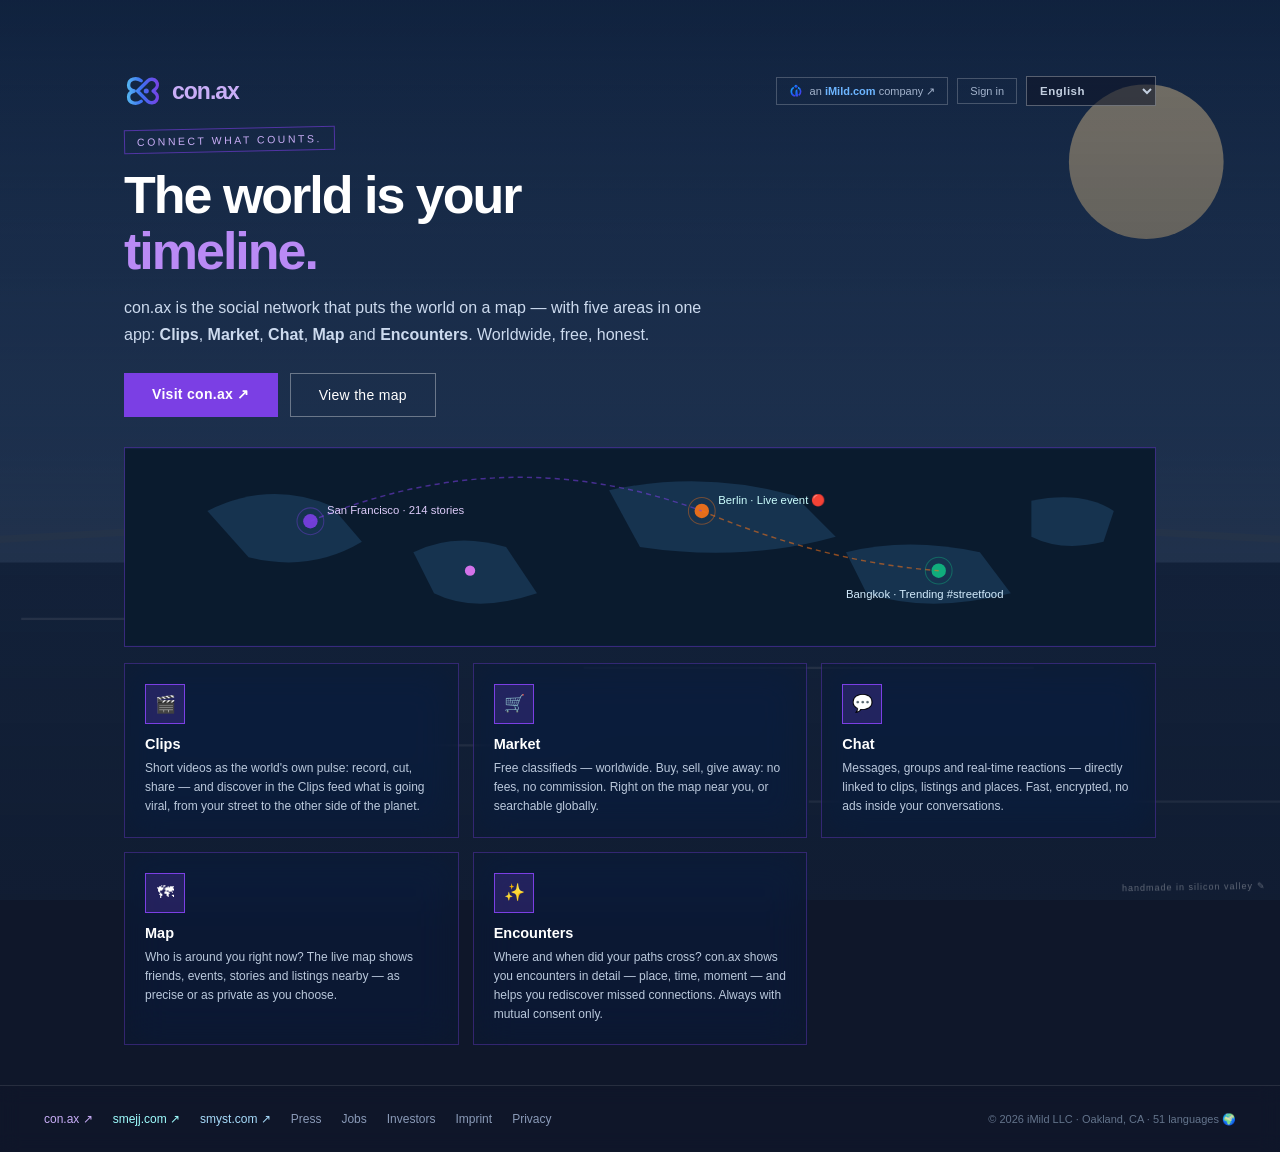
<file: conax.html>
<!DOCTYPE html>
<html lang="de">
<head>
<meta charset="UTF-8">
<meta name="viewport" content="width=device-width, initial-scale=1.0">
<title>con.ax — Die Welt ist deine Timeline</title>
<meta name="description" content="con.ax verbindet Menschen über Orte: das soziale Netzwerk mit interaktiven Karten. Ein iMild.com-Produkt.">
<link rel="icon" href="assets/favicon.ico" sizes="48x48">
<link rel="icon" type="image/svg+xml" href="assets/favicon.svg">
<link rel="apple-touch-icon" href="assets/apple-touch-icon.png">
<link rel="manifest" href="manifest.webmanifest">
<meta name="theme-color" content="#0b1026">
<link rel="stylesheet" href="assets/style.css">
</head>
<body data-page="conax">
<svg width="0" height="0" style="position:absolute" aria-hidden="true">
  <defs>
    <!-- iMild.com — Ring mit Fahne, offizieller Blau-Gradient -->
    <symbol id="logo-imild" viewBox="0 0 512 512">
      <linearGradient id="imildGrad" x1="0" y1="0" x2="1" y2="1">
        <stop offset="0" stop-color="#1AB8FB"/><stop offset=".5" stop-color="#1B5CF5"/><stop offset="1" stop-color="#5235E5"/>
      </linearGradient>
      <circle cx="257" cy="85" r="56" fill="url(#imildGrad)"/>
      <path d="M178.8 124.5 A170 170 0 0 0 217.8 441.6" fill="none" stroke="url(#imildGrad)" stroke-width="60"/>
      <path d="M333.2 124.5 A170 170 0 0 1 353.5 415.2" fill="none" stroke="url(#imildGrad)" stroke-width="60"/>
      <path d="M302 183 L243 242 L232 428 Q230 452 254 455 L334 458 Z" fill="url(#imildGrad)"/>
    </symbol>
    <!-- con.ax — abstraktes X (Ɛ + liegendes Herz), Cyan→Blau→Violett -->
    <symbol id="logo-conax" viewBox="0 0 512 512">
      <linearGradient id="conaxGrad" x1="40" y1="256" x2="480" y2="256" gradientUnits="userSpaceOnUse">
        <stop offset="0" stop-color="#55B7F1"/><stop offset=".45" stop-color="#3E6FF2"/><stop offset="1" stop-color="#7B3FE4"/>
      </linearGradient>
      <g fill="none" stroke="url(#conaxGrad)" stroke-width="46" stroke-linecap="round" stroke-linejoin="round">
        <path d="M232 118 C 168 68, 62 88, 62 178 C 62 232, 106 248, 138 256 C 106 264, 62 280, 62 334 C 62 424, 168 444, 232 394"/>
        <path d="M182 256 L 322 118 C 352 88, 408 92, 434 126 C 458 158, 452 204, 424 228 L 392 256 L 424 284 C 452 308, 458 354, 434 386 C 408 420, 352 424, 320 396 Z"/>
      </g>
      <circle cx="300" cy="256" r="34" fill="url(#conaxGrad)"/>
    </symbol>
    <!-- smejj.com — <:> in Cyan -->
    <symbol id="logo-smejj" viewBox="0 0 260 200">
      <g fill="none" stroke="#02FDFD" stroke-width="30" stroke-linecap="round" stroke-linejoin="round">
        <path d="M96 22 L24 100 L96 178"/>
        <path d="M164 22 L236 100 L164 178"/>
      </g>
      <g fill="#02FDFD"><circle cx="130" cy="77" r="16"/><circle cx="130" cy="123" r="16"/></g>
    </symbol>
    <!-- smyst.com — Doppelprofil Navy/Hellblau mit 3 Punkten -->
    <symbol id="logo-smyst" viewBox="0 0 200 200">
      <path d="M98 26 Q56 30 48 72 Q45 90 35 101 Q30 107 37 110 L45 113 Q48 127 44 137 Q43 146 54 145 Q68 144 76 152 Q82 159 82 172" fill="none" stroke="#17265C" stroke-width="13" stroke-linecap="round" stroke-linejoin="round"/>
      <path d="M98 26 Q147 32 153 78 Q155 93 164 102 Q170 108 162 111 L155 113 Q158 121 152 125 Q158 130 151 135 Q157 141 148 146 Q139 149 137 157 Q136 165 127 169 Q118 172 118 183" fill="none" stroke="#4FC3F7" stroke-width="13" stroke-linecap="round" stroke-linejoin="round"/>
      <g fill="#4FC3F7"><circle cx="76" cy="104" r="8.5"/><circle cx="99" cy="104" r="8.5"/><circle cx="122" cy="104" r="8.5"/></g>
    </symbol>

    <!-- Szenen -->
    <symbol id="dv-skyline" viewBox="0 0 1040 640" preserveAspectRatio="xMidYMid slice">
      <linearGradient id="dsk" x1="0" y1="0" x2="0" y2="1">
        <stop offset="0" stop-color="#0b1026"/><stop offset=".55" stop-color="#1b2a5e"/><stop offset="1" stop-color="#2c4f9e"/>
      </linearGradient>
      <rect width="1040" height="640" fill="url(#dsk)"/>
      <g fill="#fff"><circle cx="120" cy="90" r="2"/><circle cx="340" cy="60" r="1.6"/><circle cx="560" cy="110" r="2"/><circle cx="760" cy="70" r="1.7"/><circle cx="920" cy="130" r="2"/><circle cx="220" cy="160" r="1.4"/><circle cx="660" cy="170" r="1.5"/></g>
      <polygon points="520,150 560,470 480,470" fill="#101a38"/>
      <rect x="120" y="300" width="90" height="180" fill="#132043"/>
      <rect x="250" y="260" width="70" height="220" fill="#0e1730"/>
      <rect x="640" y="280" width="95" height="200" fill="#132043"/>
      <rect x="790" y="330" width="75" height="150" fill="#0e1730"/>
      <rect x="900" y="290" width="70" height="190" fill="#111c3a"/>
      <g fill="#f5c451" opacity=".8">
        <rect x="135" y="320" width="7" height="9"/><rect x="165" y="345" width="7" height="9"/><rect x="135" y="380" width="7" height="9"/>
        <rect x="264" y="280" width="7" height="9"/><rect x="292" y="310" width="7" height="9"/><rect x="264" y="350" width="7" height="9"/>
        <rect x="656" y="300" width="7" height="9"/><rect x="700" y="330" width="7" height="9"/><rect x="656" y="370" width="7" height="9"/>
        <rect x="805" y="350" width="7" height="9"/><rect x="835" y="380" width="7" height="9"/>
        <rect x="512" y="230" width="6" height="8"/><rect x="527" y="300" width="6" height="8"/><rect x="510" y="380" width="6" height="8"/>
        <rect x="915" y="310" width="7" height="9"/><rect x="945" y="345" width="7" height="9"/>
      </g>
      <rect y="480" width="1040" height="160" fill="#081226"/>
      <path d="M0 480 h1040" stroke="#4c6fc0" stroke-width="1" opacity=".55"/>
    </symbol>

    <symbol id="dv-goldengate" viewBox="0 0 1040 640" preserveAspectRatio="xMidYMid slice">
      <linearGradient id="dgg" x1="0" y1="0" x2="0" y2="1">
        <stop offset="0" stop-color="#102a52"/><stop offset=".45" stop-color="#2d5a8f"/><stop offset=".78" stop-color="#e2653a"/><stop offset="1" stop-color="#f9a03f"/>
      </linearGradient>
      <rect width="1040" height="640" fill="url(#dgg)"/>
      <circle cx="780" cy="380" r="70" fill="#ffd9a0" opacity=".9"/>
      <rect y="430" width="1040" height="210" fill="#0b1a2e"/>
      <rect x="230" y="180" width="20" height="250" fill="#c0392b"/>
      <rect x="700" y="180" width="20" height="250" fill="#c0392b"/>
      <rect x="218" y="205" width="44" height="12" fill="#c0392b"/><rect x="688" y="205" width="44" height="12" fill="#c0392b"/>
      <rect x="218" y="270" width="44" height="12" fill="#c0392b"/><rect x="688" y="270" width="44" height="12" fill="#c0392b"/>
      <path d="M0 280 Q470 430 1040 280" stroke="#c0392b" stroke-width="6" fill="none"/>
      <rect x="0" y="408" width="1040" height="16" fill="#a93226"/>
      <g stroke="#c0392b" stroke-width="2.6">
        <line x1="60" y1="305" x2="60" y2="408"/><line x1="380" y1="368" x2="380" y2="408"/>
        <line x1="470" y1="376" x2="470" y2="408"/><line x1="560" y1="372" x2="560" y2="408"/>
        <line x1="880" y1="322" x2="880" y2="408"/><line x1="980" y1="300" x2="980" y2="408"/>
      </g>
      <path d="M0 640 L0 520 Q140 470 280 525 L280 640 Z" fill="#081221"/>
      <path d="M1040 640 L1040 505 Q900 462 760 515 L760 640 Z" fill="#0a1526"/>
    </symbol>

    <symbol id="dv-hills" viewBox="0 0 1040 640" preserveAspectRatio="xMidYMid slice">
      <linearGradient id="dhl" x1="0" y1="0" x2="0" y2="1">
        <stop offset="0" stop-color="#7db6e8"/><stop offset=".55" stop-color="#cfe6f5"/><stop offset="1" stop-color="#eef7ee"/>
      </linearGradient>
      <rect width="1040" height="640" fill="url(#dhl)"/>
      <circle cx="840" cy="110" r="52" fill="#fff3c9"/>
      <path d="M0 380 Q260 290 520 370 Q800 450 1040 350 L1040 640 L0 640 Z" fill="#5a9367"/>
      <path d="M0 470 Q340 390 680 460 Q880 500 1040 455 L1040 640 L0 640 Z" fill="#3f7a4e"/>
      <path d="M0 560 Q520 500 1040 555 L1040 640 L0 640 Z" fill="#2c5e3a"/>
      <g transform="translate(760,300)">
        <rect x="12" y="24" width="7" height="34" fill="#8a8f98"/>
        <path d="M-8 10 Q15 -20 42 13 Q16 32 -8 10Z" fill="#d7dde6" stroke="#8a8f98" stroke-width="2.5"/>
      </g>
    </symbol>

    <symbol id="dv-bay" viewBox="0 0 1040 640" preserveAspectRatio="xMidYMid slice">
      <linearGradient id="dby" x1="0" y1="0" x2="0" y2="1">
        <stop offset="0" stop-color="#123057"/><stop offset=".5" stop-color="#3d6a9e"/><stop offset="1" stop-color="#9bb8d4"/>
      </linearGradient>
      <rect width="1040" height="640" fill="url(#dby)"/>
      <rect y="400" width="1040" height="240" fill="#1d3f66"/>
      <g stroke="#cfe0f2" stroke-width="1.6" opacity=".45">
        <line x1="80" y1="440" x2="330" y2="440"/><line x1="480" y1="475" x2="800" y2="475"/>
        <line x1="180" y1="530" x2="480" y2="530"/><line x1="640" y1="570" x2="980" y2="570"/>
      </g>
      <path d="M0 388 Q520 350 1040 388" stroke="#5f7f9f" stroke-width="5" fill="none"/>
      <rect x="260" y="345" width="9" height="55" fill="#54749a"/><rect x="770" y="345" width="9" height="55" fill="#54749a"/>
      <circle cx="880" cy="115" r="55" fill="#ffe9b8" opacity=".95"/>
    </symbol>
  </defs>
</svg>

<div class="scene" aria-hidden="true"><svg><use href="#dv-bay"/></svg></div>
<div class="shade" aria-hidden="true"></div>
<main>
<div class="bheader" style="padding-inline:0;">
  <div class="blogo" style="color:#c9aef7;"><svg viewBox="0 0 512 512" style="width:38px;height:38px;" aria-hidden="true"><use href="#logo-conax"/></svg>con.ax</div>
  <div style="display:flex;align-items:center;gap:9px;">
    <a class="byline" href="./"><svg viewBox="0 0 512 512" aria-hidden="true"><use href="#logo-imild"/></svg> <span data-i18n="brand.byline">ein <b>iMild.com</b> Unternehmen ↗</span></a>
    <a class="byline" href="login.html" data-i18n="nav.login">Anmelden</a>
    <button class="langbtn" id="langbtn" type="button" aria-label="Sprache wechseln / Switch language">EN</button>
  </div>
</div>

<div class="stamp" style="color:#c9aef7;border-color:rgba(123,63,228,.6);">connect what counts.</div>
<h1 class="big" data-i18n="conax.h1">Die Welt ist deine<br><em style="color:#b98af5;">Timeline.</em></h1>
<p class="lead" data-i18n="conax.lead">con.ax ist das soziale Netzwerk, das die Welt auf eine Karte bringt — mit fünf Bereichen in einer App: <b>Clips</b>, <b>Market</b>, <b>Chat</b>, <b>Map</b> und <b>Begegnungen</b>. Weltweit, kostenlos, ehrlich.</p>
<div class="btnrow">
  <a class="btn" style="background:var(--conax);" href="https://con.ax" target="_blank" rel="noopener" data-i18n="conax.cta1">con.ax besuchen ↗</a>
  <a class="btn ghost" href="brands.html" data-i18n="conax.cta2">Karte ansehen</a>
</div>

<!-- Mini-Weltkarte -->
<div class="glass" style="margin-block-start:30px;padding:0;position:relative;height:200px;overflow:hidden;border-color:rgba(123,63,228,.4);">
  <svg viewBox="0 0 1000 190" style="width:100%;height:100%;display:block;" role="img" aria-label="Interaktive Weltkarte mit Live-Stories">
    <rect width="1000" height="190" fill="#0a1b2e"/>
    <g fill="#16334f">
      <path d="M80 60 Q140 30 200 55 L230 90 Q180 120 120 105 Z"/>
      <path d="M280 100 Q320 80 370 95 L400 140 Q340 160 300 140 Z"/>
      <path d="M470 40 Q560 20 650 45 L690 85 Q600 110 500 95 Z"/>
      <path d="M700 100 Q760 85 830 100 L860 140 Q780 160 720 140 Z"/>
      <path d="M880 50 Q930 40 960 60 L950 90 Q910 100 880 85 Z"/>
    </g>
    <g>
      <circle cx="180" cy="70" r="7" fill="#7B3FE4" opacity=".9"/><circle cx="180" cy="70" r="13" fill="none" stroke="#7B3FE4" opacity=".4"/>
      <circle cx="560" cy="60" r="7" fill="#f97316" opacity=".9"/><circle cx="560" cy="60" r="13" fill="none" stroke="#f97316" opacity=".4"/>
      <circle cx="790" cy="118" r="7" fill="#10b981" opacity=".9"/><circle cx="790" cy="118" r="13" fill="none" stroke="#10b981" opacity=".4"/>
      <circle cx="335" cy="118" r="5" fill="#e879f9" opacity=".9"/>
      <path d="M180 70 Q370 -10 560 60" stroke="#7B3FE4" stroke-width="1.4" fill="none" opacity=".55" stroke-dasharray="5 4"/>
      <path d="M560 60 Q680 110 790 118" stroke="#f97316" stroke-width="1.4" fill="none" opacity=".55" stroke-dasharray="5 4"/>
    </g>
    <text x="196" y="63" fill="#ddccfa" font-size="11" data-i18n="conax.map1">San Francisco · 214 Stories</text>
    <text x="576" y="53" fill="#ccfefe" font-size="11" data-i18n="conax.map2">Berlin · Live-Event 🔴</text>
    <text x="700" y="145" fill="#d3ecfd" font-size="11" data-i18n="conax.map3">Bangkok · Trend #streetfood</text>
  </svg>
</div>

<div class="grid3" style="margin-block-start:16px;">
  <div class="feat glass f-conax">
    <div class="fic" aria-hidden="true">🎬</div>
    <b data-i18n="conax.f1.t">Clips</b>
    <p data-i18n="conax.f1.p">Kurzvideos wie ein eigener Puls der Welt: aufnehmen, schneiden, teilen — und im Clips-Feed entdecken, was von deiner Straße bis zum anderen Ende der Erde gerade viral geht.</p>
  </div>
  <div class="feat glass f-conax">
    <div class="fic" aria-hidden="true">🛒</div>
    <b data-i18n="conax.f2.t">Market</b>
    <p data-i18n="conax.f2.p">Kostenlose Kleinanzeigen — weltweit. Kaufen, verkaufen, verschenken: ohne Gebühren, ohne Provision. Direkt auf der Karte in deiner Nähe oder global suchbar.</p>
  </div>
  <div class="feat glass f-conax">
    <div class="fic" aria-hidden="true">💬</div>
    <b data-i18n="conax.f3.t">Chat</b>
    <p data-i18n="conax.f3.p">Nachrichten, Gruppen und Reaktionen in Echtzeit — direkt mit Clips, Anzeigen und Orten verknüpft. Schnell, verschlüsselt, ohne Werbung im Gespräch.</p>
  </div>
  <div class="feat glass f-conax">
    <div class="fic" aria-hidden="true">🗺</div>
    <b data-i18n="conax.f4.t">Map</b>
    <p data-i18n="conax.f4.p">Wer ist gerade in deiner Nähe? Die Live-Karte zeigt dir Freunde, Events, Stories und Anzeigen im Umkreis — so präzise oder so privat, wie du es selbst einstellst.</p>
  </div>
  <div class="feat glass f-conax">
    <div class="fic" aria-hidden="true">✨</div>
    <b data-i18n="conax.f5.t">Begegnungen</b>
    <p data-i18n="conax.f5.p">Wo und wann haben sich eure Wege gekreuzt? con.ax zeigt dir Begegnungen im Detail — Ort, Zeit, Moment — und hilft dir, verpasste Kontakte wiederzufinden. Immer nur mit beidseitiger Zustimmung.</p>
  </div>
</div>
</main>
<footer class="sitefooter">
  <div class="cols">
    <a href="https://con.ax" target="_blank" rel="noopener" class="f-conax">con.ax ↗</a>
    <a href="https://smejj.com" target="_blank" rel="noopener" class="f-smejj">smejj.com ↗</a>
    <a href="https://smyst.com" target="_blank" rel="noopener" class="f-smyst">smyst.com ↗</a>
    <a href="newsroom.html" data-i18n="footer.press">Presse</a>
    <a href="careers.html" data-i18n="footer.jobs">Jobs</a>
    <a href="investors.html" data-i18n="footer.invest">Investoren</a>
    <a href="legal.html" data-i18n="footer.imprint">Impressum</a>
    <a href="legal.html" data-i18n="footer.privacy">Datenschutz</a>
  </div>
  <div class="copy" data-i18n="footer.copy">© 2026 iMild LLC · Oakland, CA · 51 Sprachen 🌍</div>
</footer>
<div class="sig">handmade in silicon valley ✎</div>

<script src="assets/i18n.js"></script>
<script src="assets/site.js"></script>
<script src="assets/sw-register.js" defer></script>
</body>
</html>
</file>
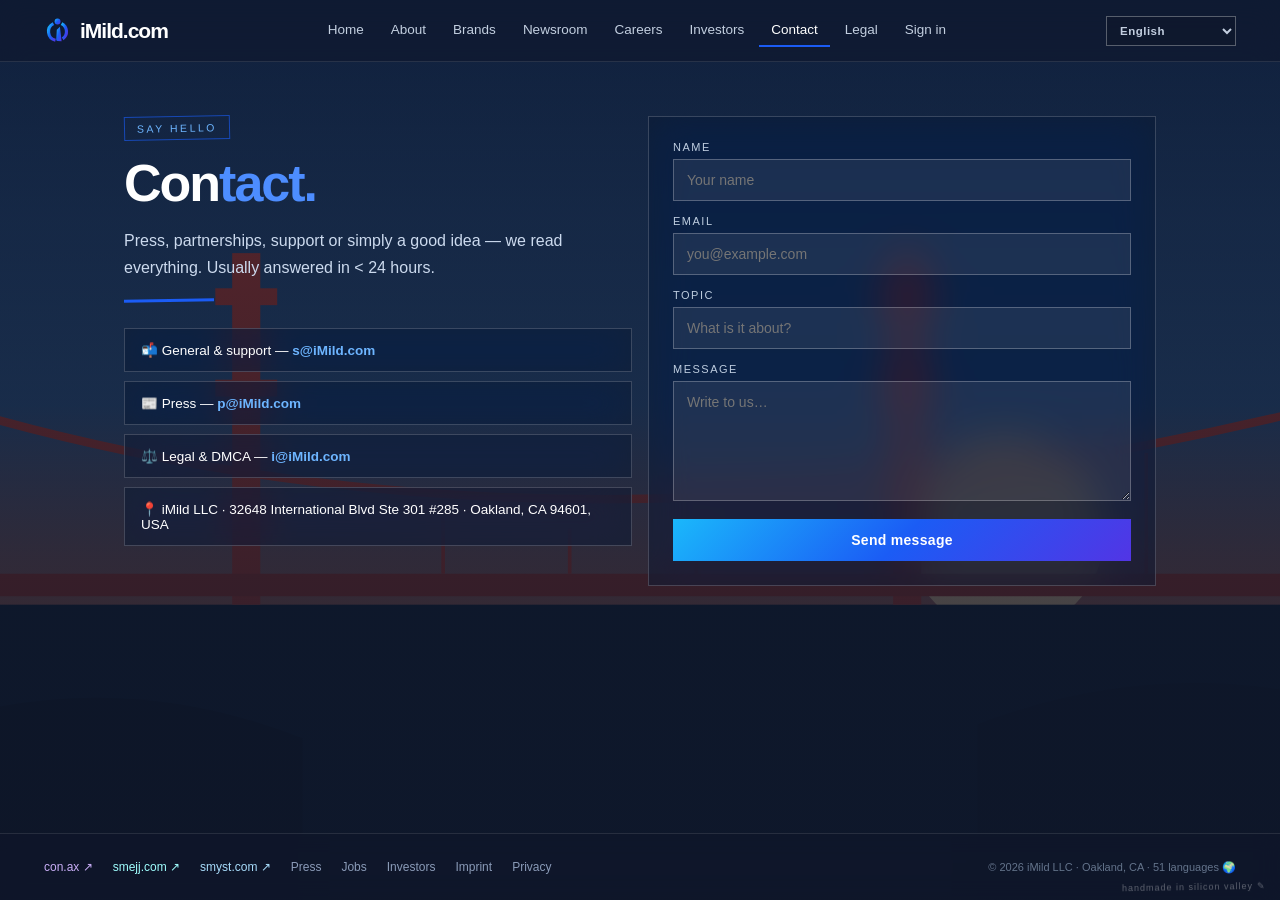
<file: contact.html>
<!DOCTYPE html>
<html lang="de">
<head>
<meta charset="UTF-8">
<meta name="viewport" content="width=device-width, initial-scale=1.0">
<title>Kontakt — iMild.com</title>
<meta name="description" content="Kontakt zu iMild.com: Presse, Partnerschaften, Support. Antwort meist in unter 24 Stunden.">
<link rel="icon" href="assets/favicon.ico" sizes="48x48">
<link rel="icon" type="image/svg+xml" href="assets/favicon.svg">
<link rel="apple-touch-icon" href="assets/apple-touch-icon.png">
<link rel="manifest" href="manifest.webmanifest">
<meta name="theme-color" content="#0b1026">
<link rel="stylesheet" href="assets/style.css">
</head>
<body data-page="contact">
<svg width="0" height="0" style="position:absolute" aria-hidden="true">
  <defs>
    <!-- iMild.com — Ring mit Fahne, offizieller Blau-Gradient -->
    <symbol id="logo-imild" viewBox="0 0 512 512">
      <linearGradient id="imildGrad" x1="0" y1="0" x2="1" y2="1">
        <stop offset="0" stop-color="#1AB8FB"/><stop offset=".5" stop-color="#1B5CF5"/><stop offset="1" stop-color="#5235E5"/>
      </linearGradient>
      <circle cx="257" cy="85" r="56" fill="url(#imildGrad)"/>
      <path d="M178.8 124.5 A170 170 0 0 0 217.8 441.6" fill="none" stroke="url(#imildGrad)" stroke-width="60"/>
      <path d="M333.2 124.5 A170 170 0 0 1 353.5 415.2" fill="none" stroke="url(#imildGrad)" stroke-width="60"/>
      <path d="M302 183 L243 242 L232 428 Q230 452 254 455 L334 458 Z" fill="url(#imildGrad)"/>
    </symbol>
    <!-- con.ax — abstraktes X (Ɛ + liegendes Herz), Cyan→Blau→Violett -->
    <symbol id="logo-conax" viewBox="0 0 512 512">
      <linearGradient id="conaxGrad" x1="40" y1="256" x2="480" y2="256" gradientUnits="userSpaceOnUse">
        <stop offset="0" stop-color="#55B7F1"/><stop offset=".45" stop-color="#3E6FF2"/><stop offset="1" stop-color="#7B3FE4"/>
      </linearGradient>
      <g fill="none" stroke="url(#conaxGrad)" stroke-width="46" stroke-linecap="round" stroke-linejoin="round">
        <path d="M232 118 C 168 68, 62 88, 62 178 C 62 232, 106 248, 138 256 C 106 264, 62 280, 62 334 C 62 424, 168 444, 232 394"/>
        <path d="M182 256 L 322 118 C 352 88, 408 92, 434 126 C 458 158, 452 204, 424 228 L 392 256 L 424 284 C 452 308, 458 354, 434 386 C 408 420, 352 424, 320 396 Z"/>
      </g>
      <circle cx="300" cy="256" r="34" fill="url(#conaxGrad)"/>
    </symbol>
    <!-- smejj.com — <:> in Cyan -->
    <symbol id="logo-smejj" viewBox="0 0 260 200">
      <g fill="none" stroke="#02FDFD" stroke-width="30" stroke-linecap="round" stroke-linejoin="round">
        <path d="M96 22 L24 100 L96 178"/>
        <path d="M164 22 L236 100 L164 178"/>
      </g>
      <g fill="#02FDFD"><circle cx="130" cy="77" r="16"/><circle cx="130" cy="123" r="16"/></g>
    </symbol>
    <!-- smyst.com — Doppelprofil Navy/Hellblau mit 3 Punkten -->
    <symbol id="logo-smyst" viewBox="0 0 200 200">
      <path d="M98 26 Q56 30 48 72 Q45 90 35 101 Q30 107 37 110 L45 113 Q48 127 44 137 Q43 146 54 145 Q68 144 76 152 Q82 159 82 172" fill="none" stroke="#17265C" stroke-width="13" stroke-linecap="round" stroke-linejoin="round"/>
      <path d="M98 26 Q147 32 153 78 Q155 93 164 102 Q170 108 162 111 L155 113 Q158 121 152 125 Q158 130 151 135 Q157 141 148 146 Q139 149 137 157 Q136 165 127 169 Q118 172 118 183" fill="none" stroke="#4FC3F7" stroke-width="13" stroke-linecap="round" stroke-linejoin="round"/>
      <g fill="#4FC3F7"><circle cx="76" cy="104" r="8.5"/><circle cx="99" cy="104" r="8.5"/><circle cx="122" cy="104" r="8.5"/></g>
    </symbol>

    <!-- Szenen -->
    <symbol id="dv-skyline" viewBox="0 0 1040 640" preserveAspectRatio="xMidYMid slice">
      <linearGradient id="dsk" x1="0" y1="0" x2="0" y2="1">
        <stop offset="0" stop-color="#0b1026"/><stop offset=".55" stop-color="#1b2a5e"/><stop offset="1" stop-color="#2c4f9e"/>
      </linearGradient>
      <rect width="1040" height="640" fill="url(#dsk)"/>
      <g fill="#fff"><circle cx="120" cy="90" r="2"/><circle cx="340" cy="60" r="1.6"/><circle cx="560" cy="110" r="2"/><circle cx="760" cy="70" r="1.7"/><circle cx="920" cy="130" r="2"/><circle cx="220" cy="160" r="1.4"/><circle cx="660" cy="170" r="1.5"/></g>
      <polygon points="520,150 560,470 480,470" fill="#101a38"/>
      <rect x="120" y="300" width="90" height="180" fill="#132043"/>
      <rect x="250" y="260" width="70" height="220" fill="#0e1730"/>
      <rect x="640" y="280" width="95" height="200" fill="#132043"/>
      <rect x="790" y="330" width="75" height="150" fill="#0e1730"/>
      <rect x="900" y="290" width="70" height="190" fill="#111c3a"/>
      <g fill="#f5c451" opacity=".8">
        <rect x="135" y="320" width="7" height="9"/><rect x="165" y="345" width="7" height="9"/><rect x="135" y="380" width="7" height="9"/>
        <rect x="264" y="280" width="7" height="9"/><rect x="292" y="310" width="7" height="9"/><rect x="264" y="350" width="7" height="9"/>
        <rect x="656" y="300" width="7" height="9"/><rect x="700" y="330" width="7" height="9"/><rect x="656" y="370" width="7" height="9"/>
        <rect x="805" y="350" width="7" height="9"/><rect x="835" y="380" width="7" height="9"/>
        <rect x="512" y="230" width="6" height="8"/><rect x="527" y="300" width="6" height="8"/><rect x="510" y="380" width="6" height="8"/>
        <rect x="915" y="310" width="7" height="9"/><rect x="945" y="345" width="7" height="9"/>
      </g>
      <rect y="480" width="1040" height="160" fill="#081226"/>
      <path d="M0 480 h1040" stroke="#4c6fc0" stroke-width="1" opacity=".55"/>
    </symbol>

    <symbol id="dv-goldengate" viewBox="0 0 1040 640" preserveAspectRatio="xMidYMid slice">
      <linearGradient id="dgg" x1="0" y1="0" x2="0" y2="1">
        <stop offset="0" stop-color="#102a52"/><stop offset=".45" stop-color="#2d5a8f"/><stop offset=".78" stop-color="#e2653a"/><stop offset="1" stop-color="#f9a03f"/>
      </linearGradient>
      <rect width="1040" height="640" fill="url(#dgg)"/>
      <circle cx="780" cy="380" r="70" fill="#ffd9a0" opacity=".9"/>
      <rect y="430" width="1040" height="210" fill="#0b1a2e"/>
      <rect x="230" y="180" width="20" height="250" fill="#c0392b"/>
      <rect x="700" y="180" width="20" height="250" fill="#c0392b"/>
      <rect x="218" y="205" width="44" height="12" fill="#c0392b"/><rect x="688" y="205" width="44" height="12" fill="#c0392b"/>
      <rect x="218" y="270" width="44" height="12" fill="#c0392b"/><rect x="688" y="270" width="44" height="12" fill="#c0392b"/>
      <path d="M0 280 Q470 430 1040 280" stroke="#c0392b" stroke-width="6" fill="none"/>
      <rect x="0" y="408" width="1040" height="16" fill="#a93226"/>
      <g stroke="#c0392b" stroke-width="2.6">
        <line x1="60" y1="305" x2="60" y2="408"/><line x1="380" y1="368" x2="380" y2="408"/>
        <line x1="470" y1="376" x2="470" y2="408"/><line x1="560" y1="372" x2="560" y2="408"/>
        <line x1="880" y1="322" x2="880" y2="408"/><line x1="980" y1="300" x2="980" y2="408"/>
      </g>
      <path d="M0 640 L0 520 Q140 470 280 525 L280 640 Z" fill="#081221"/>
      <path d="M1040 640 L1040 505 Q900 462 760 515 L760 640 Z" fill="#0a1526"/>
    </symbol>

    <symbol id="dv-hills" viewBox="0 0 1040 640" preserveAspectRatio="xMidYMid slice">
      <linearGradient id="dhl" x1="0" y1="0" x2="0" y2="1">
        <stop offset="0" stop-color="#7db6e8"/><stop offset=".55" stop-color="#cfe6f5"/><stop offset="1" stop-color="#eef7ee"/>
      </linearGradient>
      <rect width="1040" height="640" fill="url(#dhl)"/>
      <circle cx="840" cy="110" r="52" fill="#fff3c9"/>
      <path d="M0 380 Q260 290 520 370 Q800 450 1040 350 L1040 640 L0 640 Z" fill="#5a9367"/>
      <path d="M0 470 Q340 390 680 460 Q880 500 1040 455 L1040 640 L0 640 Z" fill="#3f7a4e"/>
      <path d="M0 560 Q520 500 1040 555 L1040 640 L0 640 Z" fill="#2c5e3a"/>
      <g transform="translate(760,300)">
        <rect x="12" y="24" width="7" height="34" fill="#8a8f98"/>
        <path d="M-8 10 Q15 -20 42 13 Q16 32 -8 10Z" fill="#d7dde6" stroke="#8a8f98" stroke-width="2.5"/>
      </g>
    </symbol>

    <symbol id="dv-bay" viewBox="0 0 1040 640" preserveAspectRatio="xMidYMid slice">
      <linearGradient id="dby" x1="0" y1="0" x2="0" y2="1">
        <stop offset="0" stop-color="#123057"/><stop offset=".5" stop-color="#3d6a9e"/><stop offset="1" stop-color="#9bb8d4"/>
      </linearGradient>
      <rect width="1040" height="640" fill="url(#dby)"/>
      <rect y="400" width="1040" height="240" fill="#1d3f66"/>
      <g stroke="#cfe0f2" stroke-width="1.6" opacity=".45">
        <line x1="80" y1="440" x2="330" y2="440"/><line x1="480" y1="475" x2="800" y2="475"/>
        <line x1="180" y1="530" x2="480" y2="530"/><line x1="640" y1="570" x2="980" y2="570"/>
      </g>
      <path d="M0 388 Q520 350 1040 388" stroke="#5f7f9f" stroke-width="5" fill="none"/>
      <rect x="260" y="345" width="9" height="55" fill="#54749a"/><rect x="770" y="345" width="9" height="55" fill="#54749a"/>
      <circle cx="880" cy="115" r="55" fill="#ffe9b8" opacity=".95"/>
    </symbol>
  </defs>
</svg>

<div class="scene" aria-hidden="true"><svg><use href="#dv-goldengate"/></svg></div>
<div class="shade" aria-hidden="true"></div>
<header class="siteheader">
  <a class="logo" href="./" aria-label="iMild.com — Startseite">
    <svg viewBox="0 0 512 512" aria-hidden="true"><use href="#logo-imild"/></svg><span>iMild.com</span>
  </a>
  <nav class="sitenav" id="sitenav" aria-label="Hauptnavigation">
    <a href="./" class="" data-i18n="nav.home">Start</a>
    <a href="about.html" class="" data-i18n="nav.about">Über uns</a>
    <a href="brands.html" class="" data-i18n="nav.brands">Marken</a>
    <a href="newsroom.html" class="" data-i18n="nav.news">Newsroom</a>
    <a href="careers.html" class="" data-i18n="nav.jobs">Karriere</a>
    <a href="investors.html" class="" data-i18n="nav.invest">Investoren</a>
    <a href="contact.html" class="cur" data-i18n="nav.contact">Kontakt</a>
    <a href="legal.html" class="" data-i18n="nav.legal">Legal</a>
    <a href="login.html" class="" data-i18n="nav.login">Anmelden</a>
  </nav>
  <div class="headtools">
    <button class="langbtn" id="langbtn" type="button" aria-label="Sprache wechseln / Switch language">EN</button>
    <button class="menubtn" id="menubtn" type="button" aria-label="Menü öffnen" aria-expanded="false" aria-controls="sitenav">☰</button>
  </div>
</header>
<main>
<div class="grid2" style="align-items:start;">
  <div>
    <div class="stamp" data-i18n="contact.stamp">Sag Hallo</div>
    <h1 class="big" data-i18n="contact.h1">Kon<em>takt.</em></h1>
    <p class="lead" data-i18n="contact.lead">Presse, Partnerschaften, Support oder einfach eine gute Idee — wir lesen alles. Antwort meist in &lt; 24 Stunden.</p>
    <div class="underline"></div>
    <div style="margin-block-start:26px;display:flex;flex-direction:column;gap:9px;">
      <div class="crow glass"><span aria-hidden="true">📬</span> <span data-i18n="contact.c1">Allgemein &amp; Support</span> — <b class="em" data-u="s"></b></div>
      <div class="crow glass"><span aria-hidden="true">📰</span> <span data-i18n="contact.c2">Presse</span> — <b class="em" data-u="p"></b></div>
      <div class="crow glass"><span aria-hidden="true">⚖️</span> <span data-i18n="contact.c3">Legal &amp; DMCA</span> — <b class="em" data-u="i"></b></div>
      <div class="crow glass"><span aria-hidden="true">📍</span> iMild LLC · 32648 International Blvd Ste 301 #285 · Oakland, CA 94601, USA</div>
    </div>
  </div>
  <form class="glass" style="padding:24px;" id="contactform">
    <div class="field">
      <label for="cf-name" data-i18n="contact.f.name">Name</label>
      <input id="cf-name" name="name" required data-i18n-ph="contact.f.name.ph" placeholder="Dein Name">
    </div>
    <div class="field">
      <label for="cf-mail" data-i18n="contact.f.mail">E-Mail</label>
      <input id="cf-mail" name="email" type="email" required data-i18n-ph="contact.f.mail.ph" placeholder="du@beispiel.com">
    </div>
    <div class="field">
      <label for="cf-topic" data-i18n="contact.f.topic">Thema</label>
      <input id="cf-topic" name="topic" data-i18n-ph="contact.f.topic.ph" placeholder="Worum geht's?">
    </div>
    <div class="field">
      <label for="cf-msg" data-i18n="contact.f.msg">Nachricht</label>
      <textarea id="cf-msg" name="message" rows="5" required data-i18n-ph="contact.f.msg.ph" placeholder="Schreib uns…"></textarea>
    </div>
    <button class="btn" type="submit" style="display:block;width:100%;" data-i18n="contact.f.send">Nachricht senden</button>
  </form>
</div>
</main>
<footer class="sitefooter">
  <div class="cols">
    <a href="https://con.ax" target="_blank" rel="noopener" class="f-conax">con.ax ↗</a>
    <a href="https://smejj.com" target="_blank" rel="noopener" class="f-smejj">smejj.com ↗</a>
    <a href="https://smyst.com" target="_blank" rel="noopener" class="f-smyst">smyst.com ↗</a>
    <a href="newsroom.html" data-i18n="footer.press">Presse</a>
    <a href="careers.html" data-i18n="footer.jobs">Jobs</a>
    <a href="investors.html" data-i18n="footer.invest">Investoren</a>
    <a href="legal.html" data-i18n="footer.imprint">Impressum</a>
    <a href="legal.html" data-i18n="footer.privacy">Datenschutz</a>
  </div>
  <div class="copy" data-i18n="footer.copy">© 2026 iMild LLC · Oakland, CA · 51 Sprachen 🌍</div>
</footer>
<div class="sig">handmade in silicon valley ✎</div>

<script src="assets/i18n.js"></script>
<script src="assets/site.js"></script>
<script src="assets/sw-register.js" defer></script>
</body>
</html>
</file>
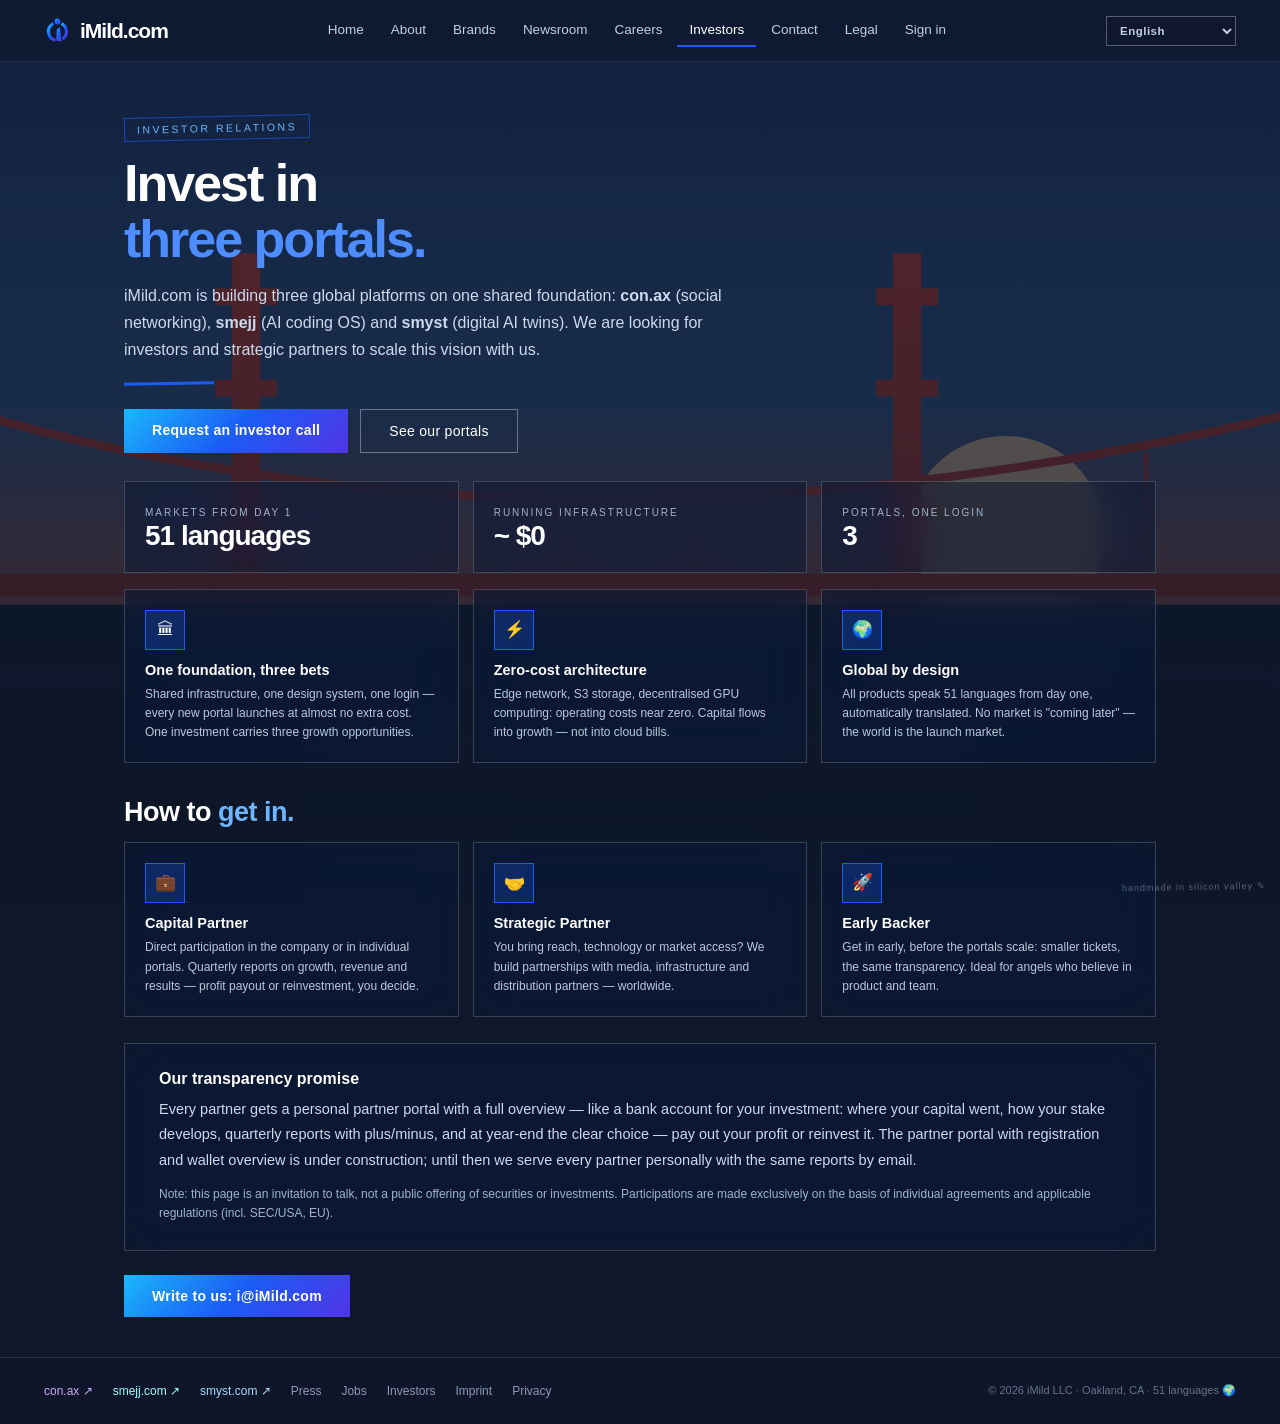
<file: investors.html>
<!DOCTYPE html>
<html lang="de">
<head>
<meta charset="UTF-8">
<meta name="viewport" content="width=device-width, initial-scale=1.0">
<title>Investoren &amp; Partner — iMild.com</title>
<meta name="description" content="Investieren Sie in iMild.com — die Dachmarke hinter con.ax, smejj und smyst. Beteiligungen, Partnerschaften und volle Transparenz.">
<link rel="icon" href="assets/favicon.ico" sizes="48x48">
<link rel="icon" type="image/svg+xml" href="assets/favicon.svg">
<link rel="apple-touch-icon" href="assets/apple-touch-icon.png">
<link rel="manifest" href="manifest.webmanifest">
<meta name="theme-color" content="#0b1026">
<link rel="stylesheet" href="assets/style.css">
</head>
<body data-page="invest">
<svg width="0" height="0" style="position:absolute" aria-hidden="true">
  <defs>
    <!-- iMild.com — Ring mit Fahne, offizieller Blau-Gradient -->
    <symbol id="logo-imild" viewBox="0 0 512 512">
      <linearGradient id="imildGrad" x1="0" y1="0" x2="1" y2="1">
        <stop offset="0" stop-color="#1AB8FB"/><stop offset=".5" stop-color="#1B5CF5"/><stop offset="1" stop-color="#5235E5"/>
      </linearGradient>
      <circle cx="257" cy="85" r="56" fill="url(#imildGrad)"/>
      <path d="M178.8 124.5 A170 170 0 0 0 217.8 441.6" fill="none" stroke="url(#imildGrad)" stroke-width="60"/>
      <path d="M333.2 124.5 A170 170 0 0 1 353.5 415.2" fill="none" stroke="url(#imildGrad)" stroke-width="60"/>
      <path d="M302 183 L243 242 L232 428 Q230 452 254 455 L334 458 Z" fill="url(#imildGrad)"/>
    </symbol>
    <!-- con.ax — abstraktes X (Ɛ + liegendes Herz), Cyan→Blau→Violett -->
    <symbol id="logo-conax" viewBox="0 0 512 512">
      <linearGradient id="conaxGrad" x1="40" y1="256" x2="480" y2="256" gradientUnits="userSpaceOnUse">
        <stop offset="0" stop-color="#55B7F1"/><stop offset=".45" stop-color="#3E6FF2"/><stop offset="1" stop-color="#7B3FE4"/>
      </linearGradient>
      <g fill="none" stroke="url(#conaxGrad)" stroke-width="46" stroke-linecap="round" stroke-linejoin="round">
        <path d="M232 118 C 168 68, 62 88, 62 178 C 62 232, 106 248, 138 256 C 106 264, 62 280, 62 334 C 62 424, 168 444, 232 394"/>
        <path d="M182 256 L 322 118 C 352 88, 408 92, 434 126 C 458 158, 452 204, 424 228 L 392 256 L 424 284 C 452 308, 458 354, 434 386 C 408 420, 352 424, 320 396 Z"/>
      </g>
      <circle cx="300" cy="256" r="34" fill="url(#conaxGrad)"/>
    </symbol>
    <!-- smejj.com — <:> in Cyan -->
    <symbol id="logo-smejj" viewBox="0 0 260 200">
      <g fill="none" stroke="#02FDFD" stroke-width="30" stroke-linecap="round" stroke-linejoin="round">
        <path d="M96 22 L24 100 L96 178"/>
        <path d="M164 22 L236 100 L164 178"/>
      </g>
      <g fill="#02FDFD"><circle cx="130" cy="77" r="16"/><circle cx="130" cy="123" r="16"/></g>
    </symbol>
    <!-- smyst.com — Doppelprofil Navy/Hellblau mit 3 Punkten -->
    <symbol id="logo-smyst" viewBox="0 0 200 200">
      <path d="M98 26 Q56 30 48 72 Q45 90 35 101 Q30 107 37 110 L45 113 Q48 127 44 137 Q43 146 54 145 Q68 144 76 152 Q82 159 82 172" fill="none" stroke="#17265C" stroke-width="13" stroke-linecap="round" stroke-linejoin="round"/>
      <path d="M98 26 Q147 32 153 78 Q155 93 164 102 Q170 108 162 111 L155 113 Q158 121 152 125 Q158 130 151 135 Q157 141 148 146 Q139 149 137 157 Q136 165 127 169 Q118 172 118 183" fill="none" stroke="#4FC3F7" stroke-width="13" stroke-linecap="round" stroke-linejoin="round"/>
      <g fill="#4FC3F7"><circle cx="76" cy="104" r="8.5"/><circle cx="99" cy="104" r="8.5"/><circle cx="122" cy="104" r="8.5"/></g>
    </symbol>

    <!-- Szenen -->
    <symbol id="dv-skyline" viewBox="0 0 1040 640" preserveAspectRatio="xMidYMid slice">
      <linearGradient id="dsk" x1="0" y1="0" x2="0" y2="1">
        <stop offset="0" stop-color="#0b1026"/><stop offset=".55" stop-color="#1b2a5e"/><stop offset="1" stop-color="#2c4f9e"/>
      </linearGradient>
      <rect width="1040" height="640" fill="url(#dsk)"/>
      <g fill="#fff"><circle cx="120" cy="90" r="2"/><circle cx="340" cy="60" r="1.6"/><circle cx="560" cy="110" r="2"/><circle cx="760" cy="70" r="1.7"/><circle cx="920" cy="130" r="2"/><circle cx="220" cy="160" r="1.4"/><circle cx="660" cy="170" r="1.5"/></g>
      <polygon points="520,150 560,470 480,470" fill="#101a38"/>
      <rect x="120" y="300" width="90" height="180" fill="#132043"/>
      <rect x="250" y="260" width="70" height="220" fill="#0e1730"/>
      <rect x="640" y="280" width="95" height="200" fill="#132043"/>
      <rect x="790" y="330" width="75" height="150" fill="#0e1730"/>
      <rect x="900" y="290" width="70" height="190" fill="#111c3a"/>
      <g fill="#f5c451" opacity=".8">
        <rect x="135" y="320" width="7" height="9"/><rect x="165" y="345" width="7" height="9"/><rect x="135" y="380" width="7" height="9"/>
        <rect x="264" y="280" width="7" height="9"/><rect x="292" y="310" width="7" height="9"/><rect x="264" y="350" width="7" height="9"/>
        <rect x="656" y="300" width="7" height="9"/><rect x="700" y="330" width="7" height="9"/><rect x="656" y="370" width="7" height="9"/>
        <rect x="805" y="350" width="7" height="9"/><rect x="835" y="380" width="7" height="9"/>
        <rect x="512" y="230" width="6" height="8"/><rect x="527" y="300" width="6" height="8"/><rect x="510" y="380" width="6" height="8"/>
        <rect x="915" y="310" width="7" height="9"/><rect x="945" y="345" width="7" height="9"/>
      </g>
      <rect y="480" width="1040" height="160" fill="#081226"/>
      <path d="M0 480 h1040" stroke="#4c6fc0" stroke-width="1" opacity=".55"/>
    </symbol>

    <symbol id="dv-goldengate" viewBox="0 0 1040 640" preserveAspectRatio="xMidYMid slice">
      <linearGradient id="dgg" x1="0" y1="0" x2="0" y2="1">
        <stop offset="0" stop-color="#102a52"/><stop offset=".45" stop-color="#2d5a8f"/><stop offset=".78" stop-color="#e2653a"/><stop offset="1" stop-color="#f9a03f"/>
      </linearGradient>
      <rect width="1040" height="640" fill="url(#dgg)"/>
      <circle cx="780" cy="380" r="70" fill="#ffd9a0" opacity=".9"/>
      <rect y="430" width="1040" height="210" fill="#0b1a2e"/>
      <rect x="230" y="180" width="20" height="250" fill="#c0392b"/>
      <rect x="700" y="180" width="20" height="250" fill="#c0392b"/>
      <rect x="218" y="205" width="44" height="12" fill="#c0392b"/><rect x="688" y="205" width="44" height="12" fill="#c0392b"/>
      <rect x="218" y="270" width="44" height="12" fill="#c0392b"/><rect x="688" y="270" width="44" height="12" fill="#c0392b"/>
      <path d="M0 280 Q470 430 1040 280" stroke="#c0392b" stroke-width="6" fill="none"/>
      <rect x="0" y="408" width="1040" height="16" fill="#a93226"/>
      <g stroke="#c0392b" stroke-width="2.6">
        <line x1="60" y1="305" x2="60" y2="408"/><line x1="380" y1="368" x2="380" y2="408"/>
        <line x1="470" y1="376" x2="470" y2="408"/><line x1="560" y1="372" x2="560" y2="408"/>
        <line x1="880" y1="322" x2="880" y2="408"/><line x1="980" y1="300" x2="980" y2="408"/>
      </g>
      <path d="M0 640 L0 520 Q140 470 280 525 L280 640 Z" fill="#081221"/>
      <path d="M1040 640 L1040 505 Q900 462 760 515 L760 640 Z" fill="#0a1526"/>
    </symbol>

    <symbol id="dv-hills" viewBox="0 0 1040 640" preserveAspectRatio="xMidYMid slice">
      <linearGradient id="dhl" x1="0" y1="0" x2="0" y2="1">
        <stop offset="0" stop-color="#7db6e8"/><stop offset=".55" stop-color="#cfe6f5"/><stop offset="1" stop-color="#eef7ee"/>
      </linearGradient>
      <rect width="1040" height="640" fill="url(#dhl)"/>
      <circle cx="840" cy="110" r="52" fill="#fff3c9"/>
      <path d="M0 380 Q260 290 520 370 Q800 450 1040 350 L1040 640 L0 640 Z" fill="#5a9367"/>
      <path d="M0 470 Q340 390 680 460 Q880 500 1040 455 L1040 640 L0 640 Z" fill="#3f7a4e"/>
      <path d="M0 560 Q520 500 1040 555 L1040 640 L0 640 Z" fill="#2c5e3a"/>
      <g transform="translate(760,300)">
        <rect x="12" y="24" width="7" height="34" fill="#8a8f98"/>
        <path d="M-8 10 Q15 -20 42 13 Q16 32 -8 10Z" fill="#d7dde6" stroke="#8a8f98" stroke-width="2.5"/>
      </g>
    </symbol>

    <symbol id="dv-bay" viewBox="0 0 1040 640" preserveAspectRatio="xMidYMid slice">
      <linearGradient id="dby" x1="0" y1="0" x2="0" y2="1">
        <stop offset="0" stop-color="#123057"/><stop offset=".5" stop-color="#3d6a9e"/><stop offset="1" stop-color="#9bb8d4"/>
      </linearGradient>
      <rect width="1040" height="640" fill="url(#dby)"/>
      <rect y="400" width="1040" height="240" fill="#1d3f66"/>
      <g stroke="#cfe0f2" stroke-width="1.6" opacity=".45">
        <line x1="80" y1="440" x2="330" y2="440"/><line x1="480" y1="475" x2="800" y2="475"/>
        <line x1="180" y1="530" x2="480" y2="530"/><line x1="640" y1="570" x2="980" y2="570"/>
      </g>
      <path d="M0 388 Q520 350 1040 388" stroke="#5f7f9f" stroke-width="5" fill="none"/>
      <rect x="260" y="345" width="9" height="55" fill="#54749a"/><rect x="770" y="345" width="9" height="55" fill="#54749a"/>
      <circle cx="880" cy="115" r="55" fill="#ffe9b8" opacity=".95"/>
    </symbol>
  </defs>
</svg>

<div class="scene" aria-hidden="true"><svg><use href="#dv-goldengate"/></svg></div>
<div class="shade" aria-hidden="true"></div>
<header class="siteheader">
  <a class="logo" href="./" aria-label="iMild.com — Startseite">
    <svg viewBox="0 0 512 512" aria-hidden="true"><use href="#logo-imild"/></svg><span>iMild.com</span>
  </a>
  <nav class="sitenav" id="sitenav" aria-label="Hauptnavigation">
    <a href="./" class="" data-i18n="nav.home">Start</a>
    <a href="about.html" class="" data-i18n="nav.about">Über uns</a>
    <a href="brands.html" class="" data-i18n="nav.brands">Marken</a>
    <a href="newsroom.html" class="" data-i18n="nav.news">Newsroom</a>
    <a href="careers.html" class="" data-i18n="nav.jobs">Karriere</a>
    <a href="investors.html" class="cur" data-i18n="nav.invest">Investoren</a>
    <a href="contact.html" class="" data-i18n="nav.contact">Kontakt</a>
    <a href="legal.html" class="" data-i18n="nav.legal">Legal</a>
    <a href="login.html" class="" data-i18n="nav.login">Anmelden</a>
  </nav>
  <div class="headtools">
    <button class="langbtn" id="langbtn" type="button" aria-label="Sprache wechseln / Switch language">EN</button>
    <button class="menubtn" id="menubtn" type="button" aria-label="Menü öffnen" aria-expanded="false" aria-controls="sitenav">☰</button>
  </div>
</header>
<main>
<div class="stamp" data-i18n="invest.stamp">Investor Relations</div>
<h1 class="big" data-i18n="invest.h1">Investiere in<br><em>drei Portale.</em></h1>
<p class="lead" data-i18n="invest.lead">iMild.com baut drei globale Plattformen auf einem gemeinsamen Fundament: <b>con.ax</b> (Social Networking), <b>smejj</b> (AI Coding OS) und <b>smyst</b> (Digital AI Twins). Wir suchen Investoren und strategische Partner, die diese Vision mit uns skalieren.</p>
<div class="underline"></div>
<div class="btnrow">
  <a class="btn em-link" data-u="i" data-s="Investoren-Anfrage" href="#" data-i18n="invest.cta1">Investoren-Gespräch anfragen</a>
  <a class="btn ghost" href="brands.html" data-i18n="invest.cta2">Unsere Portale ansehen</a>
</div>

<div class="grid3" style="margin-block-start:28px;">
  <div class="kpi glass"><span data-i18n="invest.kpi1.k">Märkte ab Tag 1</span><b data-i18n="invest.kpi1.v">51 Sprachen</b></div>
  <div class="kpi glass"><span data-i18n="invest.kpi2.k">Laufende Infrastruktur</span><b data-i18n="invest.kpi2.v">~ 0 €</b></div>
  <div class="kpi glass"><span data-i18n="invest.kpi3.k">Portale, ein Login</span><b>3</b></div>
</div>

<div class="grid3" style="margin-block-start:16px;">
  <div class="feat glass">
    <div class="fic" aria-hidden="true">🏛</div>
    <b data-i18n="invest.why1.t">Ein Fundament, drei Wetten</b>
    <p data-i18n="invest.why1.p">Gemeinsame Infrastruktur, ein Design-System, ein Login — jedes neue Portal startet fast ohne Zusatzkosten. Ein Investment trägt drei Wachstumschancen.</p>
  </div>
  <div class="feat glass">
    <div class="fic" aria-hidden="true">⚡</div>
    <b data-i18n="invest.why2.t">Zero-Cost-Architektur</b>
    <p data-i18n="invest.why2.p">Edge-Netzwerk, S3-Storage, dezentrales GPU-Computing: Betriebskosten nahe null. Kapital fließt in Wachstum — nicht in Cloud-Rechnungen.</p>
  </div>
  <div class="feat glass">
    <div class="fic" aria-hidden="true">🌍</div>
    <b data-i18n="invest.why3.t">Global by Design</b>
    <p data-i18n="invest.why3.p">Alle Produkte sprechen vom ersten Tag an 51 Sprachen, automatisch übersetzt. Kein Markt ist „später dran" — die Welt ist der Startmarkt.</p>
  </div>
</div>

<h2 style="margin-block-start:34px;font-size:clamp(20px,3vw,27px);letter-spacing:-.5px;" data-i18n="invest.models.h">So kannst du <em style="font-style:normal;color:#6db5ff;">einsteigen.</em></h2>
<div class="grid3" style="margin-block-start:14px;">
  <div class="feat glass">
    <div class="fic" aria-hidden="true">💼</div>
    <b data-i18n="invest.m1.t">Capital Partner</b>
    <p data-i18n="invest.m1.p">Direkte Beteiligung am Unternehmen oder an einzelnen Portalen. Quartalsweise Berichte zu Wachstum, Umsatz und Ergebnis — Gewinnausschüttung oder Reinvestition, du entscheidest.</p>
  </div>
  <div class="feat glass">
    <div class="fic" aria-hidden="true">🤝</div>
    <b data-i18n="invest.m2.t">Strategischer Partner</b>
    <p data-i18n="invest.m2.p">Du bringst Reichweite, Technologie oder Marktzugang mit? Wir bauen Partnerschaften mit Medien, Infrastruktur- und Vertriebspartnern — weltweit.</p>
  </div>
  <div class="feat glass">
    <div class="fic" aria-hidden="true">🚀</div>
    <b data-i18n="invest.m3.t">Early Backer</b>
    <p data-i18n="invest.m3.p">Früh einsteigen, bevor die Portale skalieren: kleinere Tickets, gleiche Transparenz. Ideal für Angels, die an Produkt und Team glauben.</p>
  </div>
</div>

<div class="glass" style="margin-block-start:26px;padding:26px clamp(18px,3vw,34px);">
  <b style="font-size:16px;" data-i18n="invest.transp.t">Unser Transparenz-Versprechen</b>
  <p style="margin-block-start:9px;color:var(--ink-soft);font-size:14.5px;line-height:1.75;" data-i18n="invest.transp.p">Jeder Partner erhält ein persönliches Partner-Portal mit vollem Überblick — wie ein Bankkonto für dein Investment: wohin dein Kapital geflossen ist, wie sich dein Anteil entwickelt, Quartalsberichte mit Plus/Minus und zum Jahresende die klare Wahl — Gewinn auszahlen lassen oder reinvestieren. Das Partner-Portal mit Registrierung und Wallet-Übersicht befindet sich im Aufbau; bis dahin betreuen wir jeden Partner persönlich mit denselben Berichten per E-Mail.</p>
  <p style="margin-block-start:12px;color:var(--ink-mute);font-size:12px;line-height:1.6;" data-i18n="invest.note">Hinweis: Diese Seite ist eine Einladung zum Gespräch, kein öffentliches Angebot von Wertpapieren oder Kapitalanlagen. Beteiligungen erfolgen ausschließlich auf Grundlage individueller Verträge und der jeweils geltenden Vorschriften (u.&nbsp;a. SEC/USA, EU).</p>
</div>

<div class="btnrow" style="margin-block-start:24px;">
  <a class="btn em-link" data-u="i" data-s="Investoren-Anfrage" href="#" data-i18n="invest.cta3">Schreib uns: <span class="em" data-u="i"></span></a>
</div>
</main>
<footer class="sitefooter">
  <div class="cols">
    <a href="https://con.ax" target="_blank" rel="noopener" class="f-conax">con.ax ↗</a>
    <a href="https://smejj.com" target="_blank" rel="noopener" class="f-smejj">smejj.com ↗</a>
    <a href="https://smyst.com" target="_blank" rel="noopener" class="f-smyst">smyst.com ↗</a>
    <a href="newsroom.html" data-i18n="footer.press">Presse</a>
    <a href="careers.html" data-i18n="footer.jobs">Jobs</a>
    <a href="investors.html" data-i18n="footer.invest">Investoren</a>
    <a href="legal.html" data-i18n="footer.imprint">Impressum</a>
    <a href="legal.html" data-i18n="footer.privacy">Datenschutz</a>
  </div>
  <div class="copy" data-i18n="footer.copy">© 2026 iMild LLC · Oakland, CA · 51 Sprachen 🌍</div>
</footer>
<div class="sig">handmade in silicon valley ✎</div>

<script src="assets/i18n.js"></script>
<script src="assets/site.js"></script>
<script src="assets/sw-register.js" defer></script>
</body>
</html>
</file>
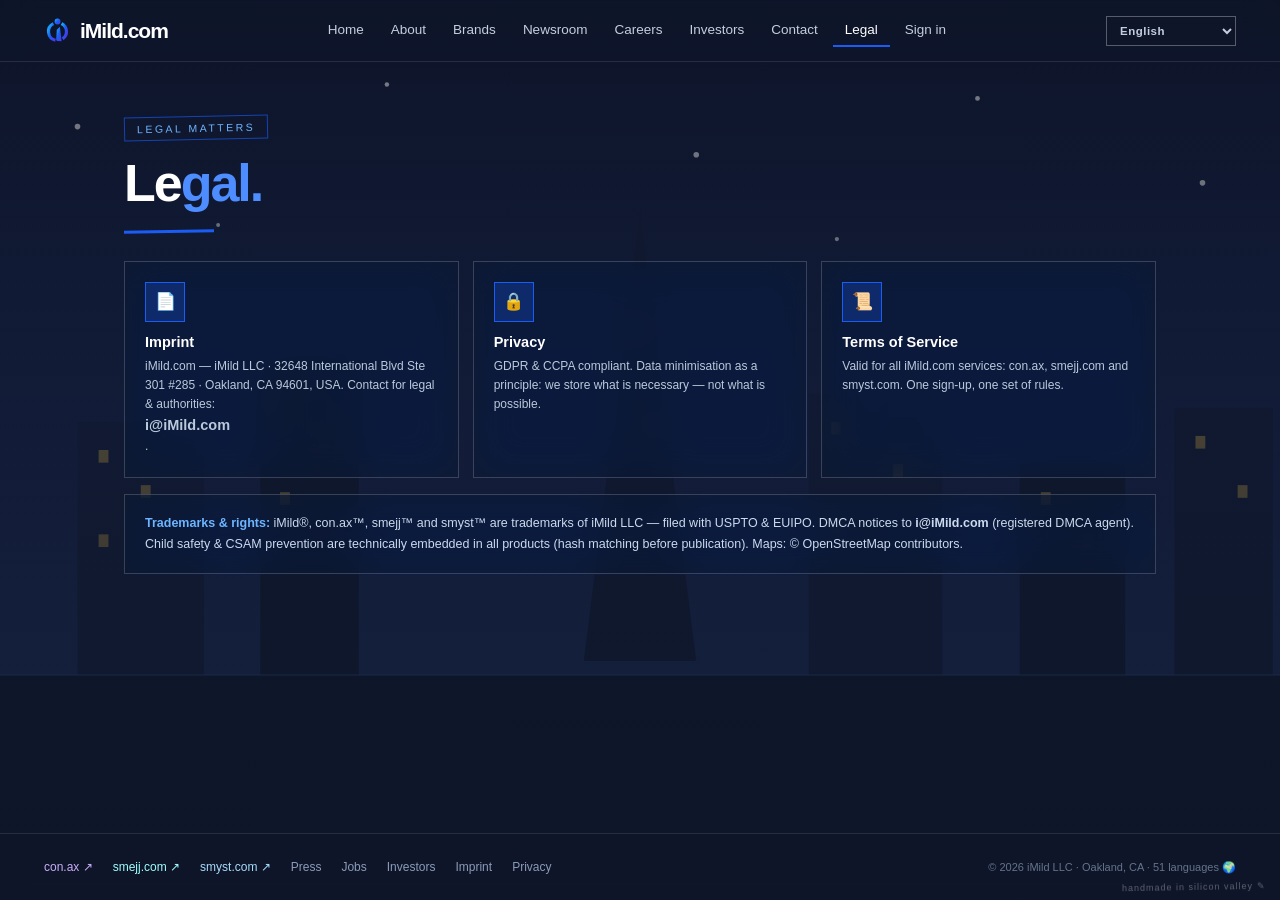
<file: legal.html>
<!DOCTYPE html>
<html lang="de">
<head>
<meta charset="UTF-8">
<meta name="viewport" content="width=device-width, initial-scale=1.0">
<title>Legal — iMild.com</title>
<meta name="description" content="Impressum, Datenschutz und AGB der iMild.com-Dienste con.ax, smejj.com und smyst.com.">
<link rel="icon" href="assets/favicon.ico" sizes="48x48">
<link rel="icon" type="image/svg+xml" href="assets/favicon.svg">
<link rel="apple-touch-icon" href="assets/apple-touch-icon.png">
<link rel="manifest" href="manifest.webmanifest">
<meta name="theme-color" content="#0b1026">
<link rel="stylesheet" href="assets/style.css">
</head>
<body data-page="legal">
<svg width="0" height="0" style="position:absolute" aria-hidden="true">
  <defs>
    <!-- iMild.com — Ring mit Fahne, offizieller Blau-Gradient -->
    <symbol id="logo-imild" viewBox="0 0 512 512">
      <linearGradient id="imildGrad" x1="0" y1="0" x2="1" y2="1">
        <stop offset="0" stop-color="#1AB8FB"/><stop offset=".5" stop-color="#1B5CF5"/><stop offset="1" stop-color="#5235E5"/>
      </linearGradient>
      <circle cx="257" cy="85" r="56" fill="url(#imildGrad)"/>
      <path d="M178.8 124.5 A170 170 0 0 0 217.8 441.6" fill="none" stroke="url(#imildGrad)" stroke-width="60"/>
      <path d="M333.2 124.5 A170 170 0 0 1 353.5 415.2" fill="none" stroke="url(#imildGrad)" stroke-width="60"/>
      <path d="M302 183 L243 242 L232 428 Q230 452 254 455 L334 458 Z" fill="url(#imildGrad)"/>
    </symbol>
    <!-- con.ax — abstraktes X (Ɛ + liegendes Herz), Cyan→Blau→Violett -->
    <symbol id="logo-conax" viewBox="0 0 512 512">
      <linearGradient id="conaxGrad" x1="40" y1="256" x2="480" y2="256" gradientUnits="userSpaceOnUse">
        <stop offset="0" stop-color="#55B7F1"/><stop offset=".45" stop-color="#3E6FF2"/><stop offset="1" stop-color="#7B3FE4"/>
      </linearGradient>
      <g fill="none" stroke="url(#conaxGrad)" stroke-width="46" stroke-linecap="round" stroke-linejoin="round">
        <path d="M232 118 C 168 68, 62 88, 62 178 C 62 232, 106 248, 138 256 C 106 264, 62 280, 62 334 C 62 424, 168 444, 232 394"/>
        <path d="M182 256 L 322 118 C 352 88, 408 92, 434 126 C 458 158, 452 204, 424 228 L 392 256 L 424 284 C 452 308, 458 354, 434 386 C 408 420, 352 424, 320 396 Z"/>
      </g>
      <circle cx="300" cy="256" r="34" fill="url(#conaxGrad)"/>
    </symbol>
    <!-- smejj.com — <:> in Cyan -->
    <symbol id="logo-smejj" viewBox="0 0 260 200">
      <g fill="none" stroke="#02FDFD" stroke-width="30" stroke-linecap="round" stroke-linejoin="round">
        <path d="M96 22 L24 100 L96 178"/>
        <path d="M164 22 L236 100 L164 178"/>
      </g>
      <g fill="#02FDFD"><circle cx="130" cy="77" r="16"/><circle cx="130" cy="123" r="16"/></g>
    </symbol>
    <!-- smyst.com — Doppelprofil Navy/Hellblau mit 3 Punkten -->
    <symbol id="logo-smyst" viewBox="0 0 200 200">
      <path d="M98 26 Q56 30 48 72 Q45 90 35 101 Q30 107 37 110 L45 113 Q48 127 44 137 Q43 146 54 145 Q68 144 76 152 Q82 159 82 172" fill="none" stroke="#17265C" stroke-width="13" stroke-linecap="round" stroke-linejoin="round"/>
      <path d="M98 26 Q147 32 153 78 Q155 93 164 102 Q170 108 162 111 L155 113 Q158 121 152 125 Q158 130 151 135 Q157 141 148 146 Q139 149 137 157 Q136 165 127 169 Q118 172 118 183" fill="none" stroke="#4FC3F7" stroke-width="13" stroke-linecap="round" stroke-linejoin="round"/>
      <g fill="#4FC3F7"><circle cx="76" cy="104" r="8.5"/><circle cx="99" cy="104" r="8.5"/><circle cx="122" cy="104" r="8.5"/></g>
    </symbol>

    <!-- Szenen -->
    <symbol id="dv-skyline" viewBox="0 0 1040 640" preserveAspectRatio="xMidYMid slice">
      <linearGradient id="dsk" x1="0" y1="0" x2="0" y2="1">
        <stop offset="0" stop-color="#0b1026"/><stop offset=".55" stop-color="#1b2a5e"/><stop offset="1" stop-color="#2c4f9e"/>
      </linearGradient>
      <rect width="1040" height="640" fill="url(#dsk)"/>
      <g fill="#fff"><circle cx="120" cy="90" r="2"/><circle cx="340" cy="60" r="1.6"/><circle cx="560" cy="110" r="2"/><circle cx="760" cy="70" r="1.7"/><circle cx="920" cy="130" r="2"/><circle cx="220" cy="160" r="1.4"/><circle cx="660" cy="170" r="1.5"/></g>
      <polygon points="520,150 560,470 480,470" fill="#101a38"/>
      <rect x="120" y="300" width="90" height="180" fill="#132043"/>
      <rect x="250" y="260" width="70" height="220" fill="#0e1730"/>
      <rect x="640" y="280" width="95" height="200" fill="#132043"/>
      <rect x="790" y="330" width="75" height="150" fill="#0e1730"/>
      <rect x="900" y="290" width="70" height="190" fill="#111c3a"/>
      <g fill="#f5c451" opacity=".8">
        <rect x="135" y="320" width="7" height="9"/><rect x="165" y="345" width="7" height="9"/><rect x="135" y="380" width="7" height="9"/>
        <rect x="264" y="280" width="7" height="9"/><rect x="292" y="310" width="7" height="9"/><rect x="264" y="350" width="7" height="9"/>
        <rect x="656" y="300" width="7" height="9"/><rect x="700" y="330" width="7" height="9"/><rect x="656" y="370" width="7" height="9"/>
        <rect x="805" y="350" width="7" height="9"/><rect x="835" y="380" width="7" height="9"/>
        <rect x="512" y="230" width="6" height="8"/><rect x="527" y="300" width="6" height="8"/><rect x="510" y="380" width="6" height="8"/>
        <rect x="915" y="310" width="7" height="9"/><rect x="945" y="345" width="7" height="9"/>
      </g>
      <rect y="480" width="1040" height="160" fill="#081226"/>
      <path d="M0 480 h1040" stroke="#4c6fc0" stroke-width="1" opacity=".55"/>
    </symbol>

    <symbol id="dv-goldengate" viewBox="0 0 1040 640" preserveAspectRatio="xMidYMid slice">
      <linearGradient id="dgg" x1="0" y1="0" x2="0" y2="1">
        <stop offset="0" stop-color="#102a52"/><stop offset=".45" stop-color="#2d5a8f"/><stop offset=".78" stop-color="#e2653a"/><stop offset="1" stop-color="#f9a03f"/>
      </linearGradient>
      <rect width="1040" height="640" fill="url(#dgg)"/>
      <circle cx="780" cy="380" r="70" fill="#ffd9a0" opacity=".9"/>
      <rect y="430" width="1040" height="210" fill="#0b1a2e"/>
      <rect x="230" y="180" width="20" height="250" fill="#c0392b"/>
      <rect x="700" y="180" width="20" height="250" fill="#c0392b"/>
      <rect x="218" y="205" width="44" height="12" fill="#c0392b"/><rect x="688" y="205" width="44" height="12" fill="#c0392b"/>
      <rect x="218" y="270" width="44" height="12" fill="#c0392b"/><rect x="688" y="270" width="44" height="12" fill="#c0392b"/>
      <path d="M0 280 Q470 430 1040 280" stroke="#c0392b" stroke-width="6" fill="none"/>
      <rect x="0" y="408" width="1040" height="16" fill="#a93226"/>
      <g stroke="#c0392b" stroke-width="2.6">
        <line x1="60" y1="305" x2="60" y2="408"/><line x1="380" y1="368" x2="380" y2="408"/>
        <line x1="470" y1="376" x2="470" y2="408"/><line x1="560" y1="372" x2="560" y2="408"/>
        <line x1="880" y1="322" x2="880" y2="408"/><line x1="980" y1="300" x2="980" y2="408"/>
      </g>
      <path d="M0 640 L0 520 Q140 470 280 525 L280 640 Z" fill="#081221"/>
      <path d="M1040 640 L1040 505 Q900 462 760 515 L760 640 Z" fill="#0a1526"/>
    </symbol>

    <symbol id="dv-hills" viewBox="0 0 1040 640" preserveAspectRatio="xMidYMid slice">
      <linearGradient id="dhl" x1="0" y1="0" x2="0" y2="1">
        <stop offset="0" stop-color="#7db6e8"/><stop offset=".55" stop-color="#cfe6f5"/><stop offset="1" stop-color="#eef7ee"/>
      </linearGradient>
      <rect width="1040" height="640" fill="url(#dhl)"/>
      <circle cx="840" cy="110" r="52" fill="#fff3c9"/>
      <path d="M0 380 Q260 290 520 370 Q800 450 1040 350 L1040 640 L0 640 Z" fill="#5a9367"/>
      <path d="M0 470 Q340 390 680 460 Q880 500 1040 455 L1040 640 L0 640 Z" fill="#3f7a4e"/>
      <path d="M0 560 Q520 500 1040 555 L1040 640 L0 640 Z" fill="#2c5e3a"/>
      <g transform="translate(760,300)">
        <rect x="12" y="24" width="7" height="34" fill="#8a8f98"/>
        <path d="M-8 10 Q15 -20 42 13 Q16 32 -8 10Z" fill="#d7dde6" stroke="#8a8f98" stroke-width="2.5"/>
      </g>
    </symbol>

    <symbol id="dv-bay" viewBox="0 0 1040 640" preserveAspectRatio="xMidYMid slice">
      <linearGradient id="dby" x1="0" y1="0" x2="0" y2="1">
        <stop offset="0" stop-color="#123057"/><stop offset=".5" stop-color="#3d6a9e"/><stop offset="1" stop-color="#9bb8d4"/>
      </linearGradient>
      <rect width="1040" height="640" fill="url(#dby)"/>
      <rect y="400" width="1040" height="240" fill="#1d3f66"/>
      <g stroke="#cfe0f2" stroke-width="1.6" opacity=".45">
        <line x1="80" y1="440" x2="330" y2="440"/><line x1="480" y1="475" x2="800" y2="475"/>
        <line x1="180" y1="530" x2="480" y2="530"/><line x1="640" y1="570" x2="980" y2="570"/>
      </g>
      <path d="M0 388 Q520 350 1040 388" stroke="#5f7f9f" stroke-width="5" fill="none"/>
      <rect x="260" y="345" width="9" height="55" fill="#54749a"/><rect x="770" y="345" width="9" height="55" fill="#54749a"/>
      <circle cx="880" cy="115" r="55" fill="#ffe9b8" opacity=".95"/>
    </symbol>
  </defs>
</svg>

<div class="scene" aria-hidden="true"><svg><use href="#dv-skyline"/></svg></div>
<div class="shade" aria-hidden="true"></div>
<header class="siteheader">
  <a class="logo" href="./" aria-label="iMild.com — Startseite">
    <svg viewBox="0 0 512 512" aria-hidden="true"><use href="#logo-imild"/></svg><span>iMild.com</span>
  </a>
  <nav class="sitenav" id="sitenav" aria-label="Hauptnavigation">
    <a href="./" class="" data-i18n="nav.home">Start</a>
    <a href="about.html" class="" data-i18n="nav.about">Über uns</a>
    <a href="brands.html" class="" data-i18n="nav.brands">Marken</a>
    <a href="newsroom.html" class="" data-i18n="nav.news">Newsroom</a>
    <a href="careers.html" class="" data-i18n="nav.jobs">Karriere</a>
    <a href="investors.html" class="" data-i18n="nav.invest">Investoren</a>
    <a href="contact.html" class="" data-i18n="nav.contact">Kontakt</a>
    <a href="legal.html" class="cur" data-i18n="nav.legal">Legal</a>
    <a href="login.html" class="" data-i18n="nav.login">Anmelden</a>
  </nav>
  <div class="headtools">
    <button class="langbtn" id="langbtn" type="button" aria-label="Sprache wechseln / Switch language">EN</button>
    <button class="menubtn" id="menubtn" type="button" aria-label="Menü öffnen" aria-expanded="false" aria-controls="sitenav">☰</button>
  </div>
</header>
<main>
<div class="stamp" data-i18n="legal.stamp">Rechtliches</div>
<h1 class="big" data-i18n="legal.h1">Le<em>gal.</em></h1>
<div class="underline"></div>

<div class="grid3" style="margin-block-start:28px;">
  <div class="feat glass">
    <div class="fic" aria-hidden="true">📄</div>
    <b data-i18n="legal.f1.t">Impressum</b>
    <p data-i18n="legal.f1.p">iMild.com — iMild LLC · 32648 International Blvd Ste 301 #285 · Oakland, CA 94601, USA. Kontakt für Recht &amp; Behörden: <b class="em" data-u="i"></b>.</p>
  </div>
  <div class="feat glass">
    <div class="fic" aria-hidden="true">🔒</div>
    <b data-i18n="legal.f2.t">Datenschutz</b>
    <p data-i18n="legal.f2.p">DSGVO &amp; CCPA konform. Datenminimierung als Prinzip: Wir speichern, was nötig ist — nicht, was möglich ist.</p>
  </div>
  <div class="feat glass">
    <div class="fic" aria-hidden="true">📜</div>
    <b data-i18n="legal.f3.t">AGB</b>
    <p data-i18n="legal.f3.p">Gültig für alle iMild.com-Dienste: con.ax, smejj.com und smyst.com. Eine Anmeldung, ein Regelwerk.</p>
  </div>
</div>

<div class="glass" style="margin-block-start:16px;padding:18px 20px;font-size:12.5px;color:#ccdaee;line-height:1.7;">
  <span data-i18n="legal.marks"><b style="color:#6db5ff;">Marken &amp; Schutzrechte:</b> iMild®, con.ax™, smejj™ und smyst™ sind Marken der iMild LLC — Anmeldung bei USPTO &amp; EUIPO. DMCA-Meldungen an <b class="em" data-u="i"></b> (DMCA-Agent registriert). Jugendschutz &amp; CSAM-Prävention sind in allen Produkten technisch verankert (Hash-Matching vor Veröffentlichung). Karten: © OpenStreetMap-Mitwirkende.</span>
</div>
</main>
<footer class="sitefooter">
  <div class="cols">
    <a href="https://con.ax" target="_blank" rel="noopener" class="f-conax">con.ax ↗</a>
    <a href="https://smejj.com" target="_blank" rel="noopener" class="f-smejj">smejj.com ↗</a>
    <a href="https://smyst.com" target="_blank" rel="noopener" class="f-smyst">smyst.com ↗</a>
    <a href="newsroom.html" data-i18n="footer.press">Presse</a>
    <a href="careers.html" data-i18n="footer.jobs">Jobs</a>
    <a href="investors.html" data-i18n="footer.invest">Investoren</a>
    <a href="legal.html" data-i18n="footer.imprint">Impressum</a>
    <a href="legal.html" data-i18n="footer.privacy">Datenschutz</a>
  </div>
  <div class="copy" data-i18n="footer.copy">© 2026 iMild LLC · Oakland, CA · 51 Sprachen 🌍</div>
</footer>
<div class="sig">handmade in silicon valley ✎</div>

<script src="assets/i18n.js"></script>
<script src="assets/site.js"></script>
<script src="assets/sw-register.js" defer></script>
</body>
</html>
</file>
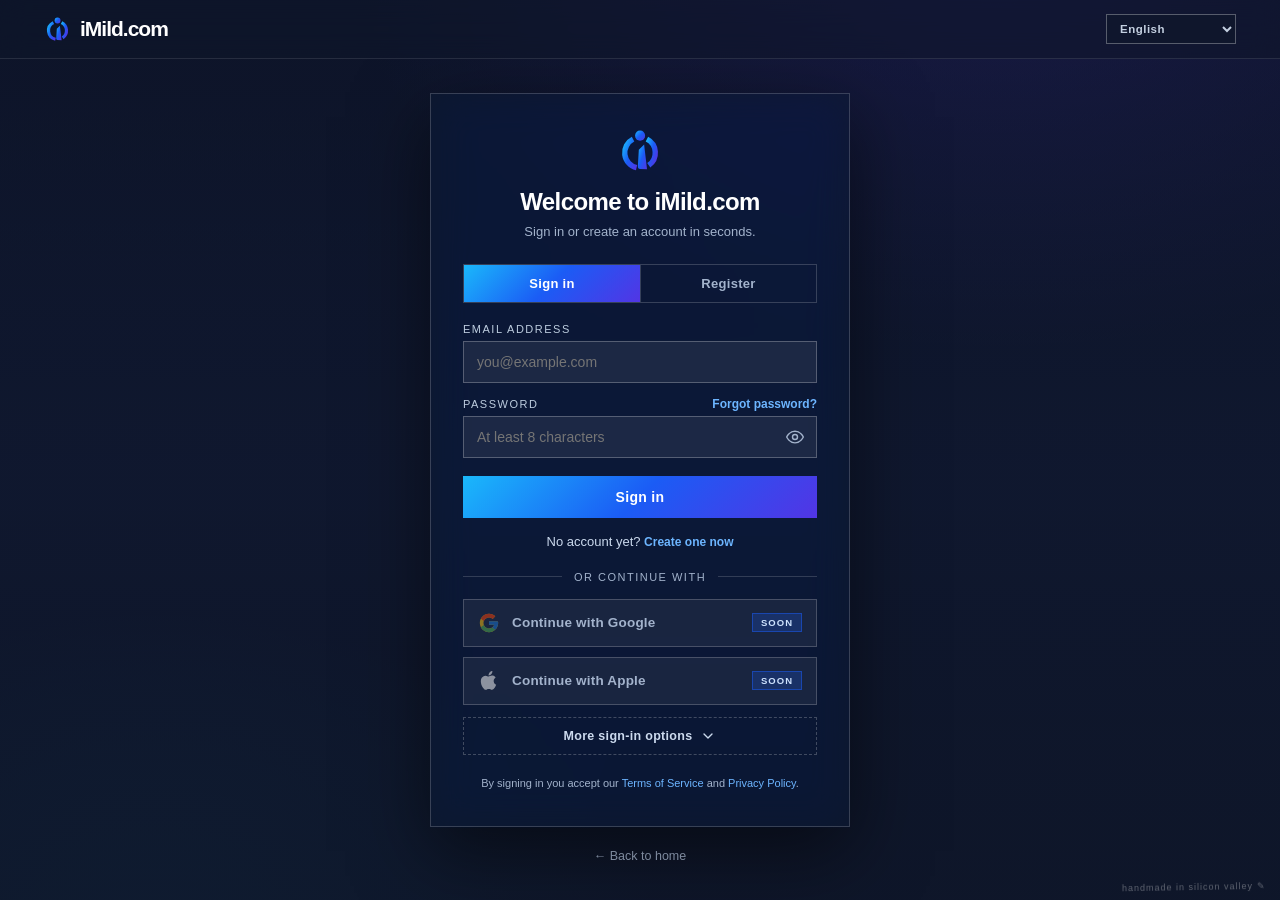
<file: login.html>
<!DOCTYPE html>
<html lang="de">
<head>
<meta charset="UTF-8">
<meta name="viewport" content="width=device-width, initial-scale=1.0, viewport-fit=cover">
<title>Anmelden — iMild.com</title>
<meta name="description" content="Bei iMild.com anmelden oder registrieren — mit E-Mail, Google, Apple, GitHub und mehr.">
<meta name="robots" content="noindex, follow">
<link rel="icon" href="assets/favicon.ico" sizes="48x48">
<link rel="icon" type="image/svg+xml" href="assets/favicon.svg">
<link rel="apple-touch-icon" href="assets/apple-touch-icon.png">
<link rel="stylesheet" href="assets/style.css">
<link rel="stylesheet" href="assets/login.css">
</head>
<body data-page="login">

<!-- ============ Icon-Definitionen (Marke + Provider) ============ -->
<svg width="0" height="0" style="position:absolute" aria-hidden="true"><defs>
  <symbol id="logo-imild" viewBox="0 0 512 512">
    <linearGradient id="imildGrad" x1="0" y1="0" x2="1" y2="1">
      <stop offset="0" stop-color="#1AB8FB"/><stop offset=".5" stop-color="#1B5CF5"/><stop offset="1" stop-color="#5235E5"/>
    </linearGradient>
    <circle cx="257" cy="85" r="56" fill="url(#imildGrad)"/>
    <path d="M178.8 124.5 A170 170 0 0 0 217.8 441.6" fill="none" stroke="url(#imildGrad)" stroke-width="60"/>
    <path d="M333.2 124.5 A170 170 0 0 1 353.5 415.2" fill="none" stroke="url(#imildGrad)" stroke-width="60"/>
    <path d="M302 183 L243 242 L232 428 Q230 452 254 455 L334 458 Z" fill="url(#imildGrad)"/>
  </symbol>

  <!-- Provider-Icons (Markenfarben bleiben zur Wiedererkennung erhalten) -->
  <symbol id="ic-google" viewBox="0 0 48 48">
    <path fill="#FFC107" d="M43.6 20.5H42V20H24v8h11.3C33.7 32.9 29.3 36 24 36c-6.6 0-12-5.4-12-12s5.4-12 12-12c3.1 0 5.9 1.2 8 3.1l5.7-5.7C34.6 6.1 29.6 4 24 4 12.9 4 4 12.9 4 24s8.9 20 20 20 20-8.9 20-20c0-1.3-.1-2.3-.4-3.5z"/>
    <path fill="#FF3D00" d="M6.3 14.7l6.6 4.8C14.7 15.1 19 12 24 12c3.1 0 5.9 1.2 8 3.1l5.7-5.7C34.6 6.1 29.6 4 24 4 16.3 4 9.7 8.3 6.3 14.7z"/>
    <path fill="#4CAF50" d="M24 44c5.2 0 9.9-2 13.4-5.2l-6.2-5.2C29.2 35.1 26.7 36 24 36c-5.3 0-9.7-3.1-11.3-7.6l-6.5 5C9.6 39.6 16.2 44 24 44z"/>
    <path fill="#1976D2" d="M43.6 20.5H42V20H24v8h11.3c-.8 2.2-2.2 4.1-4.1 5.6l6.2 5.2C39.9 36.4 44 31 44 24c0-1.3-.1-2.3-.4-3.5z"/>
  </symbol>
  <symbol id="ic-apple" viewBox="0 0 24 24">
    <path fill="currentColor" d="M17.05 12.04c-.03-2.6 2.13-3.85 2.22-3.91-1.21-1.77-3.09-2.01-3.76-2.04-1.6-.16-3.12.94-3.93.94-.81 0-2.06-.92-3.39-.89-1.74.03-3.35 1.01-4.25 2.57-1.81 3.14-.46 7.79 1.3 10.34.86 1.25 1.89 2.65 3.24 2.6 1.3-.05 1.79-.84 3.36-.84 1.57 0 2.01.84 3.39.81 1.4-.02 2.29-1.27 3.14-2.53.99-1.45 1.4-2.85 1.42-2.93-.03-.01-2.72-1.04-2.75-4.13zM14.6 4.44c.71-.86 1.19-2.06 1.06-3.25-1.02.04-2.26.68-2.99 1.54-.66.76-1.23 1.98-1.08 3.15 1.14.09 2.3-.58 3.01-1.44z"/>
  </symbol>
  <symbol id="ic-github" viewBox="0 0 24 24">
    <path fill="currentColor" fill-rule="evenodd" clip-rule="evenodd" d="M12 2C6.48 2 2 6.48 2 12c0 4.42 2.87 8.17 6.84 9.5.5.09.68-.22.68-.48 0-.24-.01-.87-.01-1.71-2.78.6-3.37-1.34-3.37-1.34-.45-1.16-1.11-1.47-1.11-1.47-.91-.62.07-.61.07-.61 1 .07 1.53 1.03 1.53 1.03.89 1.53 2.34 1.09 2.91.83.09-.65.35-1.09.63-1.34-2.22-.25-4.55-1.11-4.55-4.94 0-1.09.39-1.98 1.03-2.68-.1-.25-.45-1.27.1-2.65 0 0 .84-.27 2.75 1.02.8-.22 1.65-.33 2.5-.33.85 0 1.7.11 2.5.33 1.91-1.29 2.75-1.02 2.75-1.02.55 1.38.2 2.4.1 2.65.64.7 1.03 1.59 1.03 2.68 0 3.84-2.34 4.69-4.57 4.94.36.31.68.92.68 1.85 0 1.34-.01 2.42-.01 2.75 0 .27.18.58.69.48A10.01 10.01 0 0 0 22 12c0-5.52-4.48-10-10-10z"/>
  </symbol>
  <symbol id="ic-gitlab" viewBox="0 0 24 24">
    <path fill="#E24329" d="M12 21.42l3.68-11.33H8.32L12 21.42z"/>
    <path fill="#FC6D26" d="M12 21.42L8.32 10.09H3.16L12 21.42z"/>
    <path fill="#FCA326" d="M3.16 10.09l-1.12 3.44a.76.76 0 0 0 .28.85L12 21.42 3.16 10.09z"/>
    <path fill="#E24329" d="M3.16 10.09h5.16L6.1 3.26a.38.38 0 0 0-.72 0L3.16 10.09z"/>
    <path fill="#FC6D26" d="M12 21.42l3.68-11.33h5.16L12 21.42z"/>
    <path fill="#FCA326" d="M20.84 10.09l1.12 3.44a.76.76 0 0 1-.28.85L12 21.42l8.84-11.33z"/>
    <path fill="#E24329" d="M20.84 10.09h-5.16l2.22-6.83a.38.38 0 0 1 .72 0l2.22 6.83z"/>
  </symbol>
  <symbol id="ic-facebook" viewBox="0 0 24 24">
    <path fill="#1877F2" d="M24 12c0-6.63-5.37-12-12-12S0 5.37 0 12c0 5.99 4.39 10.95 10.13 11.85v-8.38H7.08V12h3.05V9.36c0-3.01 1.79-4.67 4.53-4.67 1.31 0 2.68.23 2.68.23v2.95h-1.51c-1.49 0-1.95.93-1.95 1.87V12h3.32l-.53 3.47h-2.79v8.38C19.61 22.95 24 17.99 24 12z"/>
  </symbol>
  <symbol id="ic-microsoft" viewBox="0 0 24 24">
    <path fill="#F25022" d="M2 2h9.5v9.5H2z"/><path fill="#7FBA00" d="M12.5 2H22v9.5h-9.5z"/>
    <path fill="#00A4EF" d="M2 12.5h9.5V22H2z"/><path fill="#FFB900" d="M12.5 12.5H22V22h-9.5z"/>
  </symbol>
  <symbol id="ic-passkey" viewBox="0 0 24 24">
    <path fill="none" stroke="currentColor" stroke-width="1.7" stroke-linecap="round" stroke-linejoin="round"
      d="M12 11.2a2 2 0 0 1 2 2c0 2-.4 3.9-1 5.6M8.4 8.6A5 5 0 0 1 17 12.1c0 1 0 2.1-.3 3.3M5.7 12.5a6.4 6.4 0 0 1 3-5.6M9 21c-.7-1.3-1.6-3.1-1.6-6.2a4.6 4.6 0 0 1 9.2 0"/>
  </symbol>
  <symbol id="ic-magic" viewBox="0 0 24 24">
    <path fill="none" stroke="currentColor" stroke-width="1.7" stroke-linejoin="round" d="M3 6h18v12H3z"/>
    <path fill="none" stroke="currentColor" stroke-width="1.7" stroke-linecap="round" stroke-linejoin="round" d="M3.6 6.6 12 12.7l8.4-6.1"/>
  </symbol>
  <symbol id="ic-eye" viewBox="0 0 24 24">
    <path fill="none" stroke="currentColor" stroke-width="1.7" stroke-linecap="round" stroke-linejoin="round" d="M2 12s3.5-7 10-7 10 7 10 7-3.5 7-10 7-10-7-10-7z"/>
    <circle cx="12" cy="12" r="3" fill="none" stroke="currentColor" stroke-width="1.7"/>
  </symbol>
  <symbol id="ic-eye-off" viewBox="0 0 24 24">
    <path fill="none" stroke="currentColor" stroke-width="1.7" stroke-linecap="round" stroke-linejoin="round" d="M3 3l18 18M10.6 10.6a2 2 0 0 0 2.8 2.8M9.4 5.2A9.6 9.6 0 0 1 12 5c6.5 0 10 7 10 7a17 17 0 0 1-3.1 3.9M6.1 6.1A17 17 0 0 0 2 12s3.5 7 10 7a9.5 9.5 0 0 0 3.4-.6"/>
  </symbol>
</defs></svg>

<!-- ============ Hintergrund (Website-Look) ============ -->
<div class="scene login-scene" aria-hidden="true"></div>
<div class="shade" aria-hidden="true"></div>

<!-- ============ Kopfzeile: Logo + Sprachwahl ============ -->
<header class="siteheader login-header">
  <a class="logo" href="./" aria-label="iMild.com — Startseite">
    <svg viewBox="0 0 512 512" aria-hidden="true"><use href="#logo-imild"/></svg><span>iMild.com</span>
  </a>
  <div class="headtools">
    <button class="langbtn" id="langbtn" type="button" aria-label="Sprache wechseln / Switch language">EN</button>
  </div>
</header>

<!-- ============ Login-Karte ============ -->
<main class="login-main">
  <section class="auth-card glass" data-mode="login" aria-labelledby="auth-title">

    <div class="auth-brand">
      <svg viewBox="0 0 512 512" class="auth-logo" aria-hidden="true"><use href="#logo-imild"/></svg>
      <h1 id="auth-title" class="auth-title" data-i18n="login.title">Willkommen bei iMild.com</h1>
      <p class="auth-sub" data-i18n="login.subtitle">Melde dich an oder erstelle in Sekunden ein Konto.</p>
    </div>

    <!-- Tabs: Anmelden / Registrieren -->
    <div class="auth-tabs" role="tablist" aria-label="Anmelden oder Registrieren">
      <button class="auth-tab is-active" id="tab-login" role="tab" aria-selected="true" aria-controls="auth-form" data-mode="login" data-i18n="login.tab.signin">Anmelden</button>
      <button class="auth-tab" id="tab-register" role="tab" aria-selected="false" aria-controls="auth-form" data-mode="register" data-i18n="login.tab.signup">Registrieren</button>
    </div>

    <!-- E-Mail / Passwort -->
    <form class="auth-form" id="auth-form" novalidate autocomplete="on" role="tabpanel" aria-labelledby="tab-login">
      <div class="field only-register">
        <label for="f-name" data-i18n="login.field.name">Anzeigename</label>
        <input type="text" id="f-name" name="name" autocomplete="name" data-i18n-ph="login.ph.name" placeholder="Wie sollen wir dich nennen?">
      </div>

      <div class="field">
        <label for="f-email" data-i18n="login.field.email">E-Mail-Adresse</label>
        <input type="email" id="f-email" name="email" autocomplete="email" inputmode="email" required data-i18n-ph="login.ph.email" placeholder="du@beispiel.com">
      </div>

      <div class="field">
        <div class="label-row">
          <label for="f-password" data-i18n="login.field.password">Passwort</label>
          <button type="button" class="link-mini only-login" id="forgot-link" data-i18n="login.forgot">Passwort vergessen?</button>
        </div>
        <div class="pw-wrap">
          <input type="password" id="f-password" name="password" autocomplete="current-password" required minlength="8" data-i18n-ph="login.ph.password" placeholder="Mindestens 8 Zeichen">
          <button type="button" class="pw-toggle" id="pw-toggle" aria-label="Passwort anzeigen" title="Passwort anzeigen">
            <svg viewBox="0 0 24 24" aria-hidden="true"><use href="#ic-eye" id="pw-eye"/></svg>
          </button>
        </div>
        <p class="field-hint only-register" data-i18n="login.hint.password">Mindestens 8 Zeichen. Tipp: je länger, desto sicherer.</p>
      </div>

      <p class="auth-msg" id="auth-msg" role="alert" aria-live="polite" hidden></p>

      <button type="submit" class="btn auth-submit" id="auth-submit">
        <span class="btn-label" data-i18n="login.cta.signin">Anmelden</span>
        <span class="spinner" aria-hidden="true"></span>
      </button>

      <p class="auth-switch">
        <span class="only-login"  data-i18n="login.noaccount">Noch kein Konto?</span>
        <span class="only-register" data-i18n="login.haveaccount">Bereits ein Konto?</span>
        <button type="button" class="link-mini" id="switch-mode">
          <span class="only-login" data-i18n="login.switch.signup">Jetzt registrieren</span>
          <span class="only-register" data-i18n="login.switch.signin">Jetzt anmelden</span>
        </button>
      </p>
    </form>

    <!-- Trenner -->
    <div class="auth-divider"><span data-i18n="login.or">oder fortfahren mit</span></div>

    <!-- Primäre Social-Logins -->
    <div class="provider-list">
      <button type="button" class="provider" data-provider="google" data-status="soon"
              aria-label="Mit Google anmelden — bald verfügbar" title="Mit Google anmelden — bald verfügbar">
        <svg class="provider-ic" viewBox="0 0 48 48" aria-hidden="true"><use href="#ic-google"/></svg>
        <span class="provider-label" data-i18n="login.provider.google">Mit Google anmelden</span>
        <span class="soon-badge" data-i18n="login.soon">Bald</span>
      </button>

      <button type="button" class="provider" data-provider="apple" data-status="soon"
              aria-label="Mit Apple anmelden — bald verfügbar" title="Mit Apple anmelden — bald verfügbar">
        <svg class="provider-ic ic-mono" viewBox="0 0 24 24" aria-hidden="true"><use href="#ic-apple"/></svg>
        <span class="provider-label" data-i18n="login.provider.apple">Mit Apple anmelden</span>
        <span class="soon-badge" data-i18n="login.soon">Bald</span>
      </button>
    </div>

    <!-- Weitere Anmeldeoptionen (aufklappbar) -->
    <button type="button" class="more-toggle" id="more-toggle" aria-expanded="false" aria-controls="more-panel">
      <span data-i18n="login.more">Weitere Anmeldeoptionen</span>
      <svg class="chev" viewBox="0 0 24 24" aria-hidden="true"><path fill="none" stroke="currentColor" stroke-width="2" stroke-linecap="round" stroke-linejoin="round" d="M6 9l6 6 6-6"/></svg>
    </button>

    <div class="provider-list more-panel" id="more-panel" hidden>
      <button type="button" class="provider" data-provider="github" data-status="soon"
              aria-label="Mit GitHub anmelden — bald verfügbar" title="Mit GitHub anmelden — bald verfügbar">
        <svg class="provider-ic ic-mono" viewBox="0 0 24 24" aria-hidden="true"><use href="#ic-github"/></svg>
        <span class="provider-label" data-i18n="login.provider.github">Mit GitHub anmelden</span>
        <span class="soon-badge" data-i18n="login.soon">Bald</span>
      </button>

      <button type="button" class="provider" data-provider="gitlab" data-status="soon"
              aria-label="Mit GitLab anmelden — bald verfügbar" title="Mit GitLab anmelden — bald verfügbar">
        <svg class="provider-ic" viewBox="0 0 24 24" aria-hidden="true"><use href="#ic-gitlab"/></svg>
        <span class="provider-label" data-i18n="login.provider.gitlab">Mit GitLab anmelden</span>
        <span class="soon-badge" data-i18n="login.soon">Bald</span>
      </button>

      <button type="button" class="provider" data-provider="facebook" data-status="soon"
              aria-label="Mit Facebook anmelden — bald verfügbar" title="Mit Facebook anmelden — bald verfügbar">
        <svg class="provider-ic" viewBox="0 0 24 24" aria-hidden="true"><use href="#ic-facebook"/></svg>
        <span class="provider-label" data-i18n="login.provider.facebook">Mit Facebook anmelden</span>
        <span class="soon-badge" data-i18n="login.soon">Bald</span>
      </button>

      <button type="button" class="provider" data-provider="microsoft" data-status="soon"
              aria-label="Mit Microsoft anmelden — bald verfügbar" title="Mit Microsoft anmelden — bald verfügbar">
        <svg class="provider-ic" viewBox="0 0 24 24" aria-hidden="true"><use href="#ic-microsoft"/></svg>
        <span class="provider-label" data-i18n="login.provider.microsoft">Mit Microsoft anmelden</span>
        <span class="soon-badge" data-i18n="login.soon">Bald</span>
      </button>

      <button type="button" class="provider" data-provider="passkey" data-status="soon"
              aria-label="Mit Passkey / Biometrie anmelden — bald verfügbar" title="Mit Passkey / Biometrie anmelden — bald verfügbar">
        <svg class="provider-ic ic-mono" viewBox="0 0 24 24" aria-hidden="true"><use href="#ic-passkey"/></svg>
        <span class="provider-label" data-i18n="login.provider.passkey">Passkey / Biometrie</span>
        <span class="soon-badge" data-i18n="login.soon">Bald</span>
      </button>

      <button type="button" class="provider" data-provider="magic" data-status="soon"
              aria-label="Einmal-Code per E-Mail oder SMS — bald verfügbar" title="Einmal-Code per E-Mail oder SMS — bald verfügbar">
        <svg class="provider-ic ic-mono" viewBox="0 0 24 24" aria-hidden="true"><use href="#ic-magic"/></svg>
        <span class="provider-label" data-i18n="login.provider.magic">Einmal-Code per E-Mail / SMS</span>
        <span class="soon-badge" data-i18n="login.soon">Bald</span>
      </button>
    </div>

    <p class="auth-legal">
      <span data-i18n="login.legal.pre">Mit der Anmeldung akzeptierst du unsere</span>
      <a href="legal.html" data-i18n="login.legal.terms">Nutzungsbedingungen</a>
      <span data-i18n="login.legal.and">und</span>
      <a href="legal.html" data-i18n="login.legal.privacy">Datenschutzerklärung</a>.
    </p>
  </section>

  <a class="back-home" href="./" data-i18n="login.back">← Zurück zur Startseite</a>
</main>

<!-- Versteckte Texte für JS-Meldungen (laufen durch das i18n-System) -->
<div id="js-i18n" hidden aria-hidden="true">
  <span data-i18n="login.js.soon">Diese Anmeldeoption ist bald verfügbar.</span>
  <span data-i18n="login.js.errEmail">Bitte gib eine gültige E-Mail-Adresse ein.</span>
  <span data-i18n="login.js.errPassword">Das Passwort muss mindestens 8 Zeichen haben.</span>
  <span data-i18n="login.js.errName">Bitte gib einen Anzeigenamen ein.</span>
  <span data-i18n="login.js.errGeneric">Etwas ist schiefgelaufen. Bitte versuche es erneut.</span>
  <span data-i18n="login.js.errNetwork">Verbindung fehlgeschlagen. Prüfe deine Internetverbindung.</span>
  <span data-i18n="login.js.errForgotEmail">Bitte gib zuerst deine E-Mail-Adresse ein.</span>
  <span data-i18n="login.js.okForgot">Falls ein Konto existiert, haben wir dir einen Link gesendet.</span>
  <span data-i18n="login.js.okSignedin">Erfolgreich angemeldet! Weiterleitung …</span>
  <span data-i18n="login.js.okRegistered">Konto erstellt! Weiterleitung …</span>
  <span data-i18n="login.js.showPw">Passwort anzeigen</span>
  <span data-i18n="login.js.hidePw">Passwort verbergen</span>
</div>

<!-- Toast für „Bald verfügbar" -->
<div class="toast" id="toast" role="status" aria-live="polite" hidden></div>

<div class="sig" aria-hidden="true">handmade in silicon valley ✎</div>

<script>
  /* Backend-Basis-URL — Login-Seite läuft auf iMild.com (GitHub Pages),
     die Auth-API auf api.iMild.com (Zeabur Control-Server). */
  window.IMILD_AUTH = { apiBase: 'https://api.imild.com' };
</script>
<script src="assets/i18n.js"></script>
<script src="assets/login.js"></script>
</body>
</html>
</file>
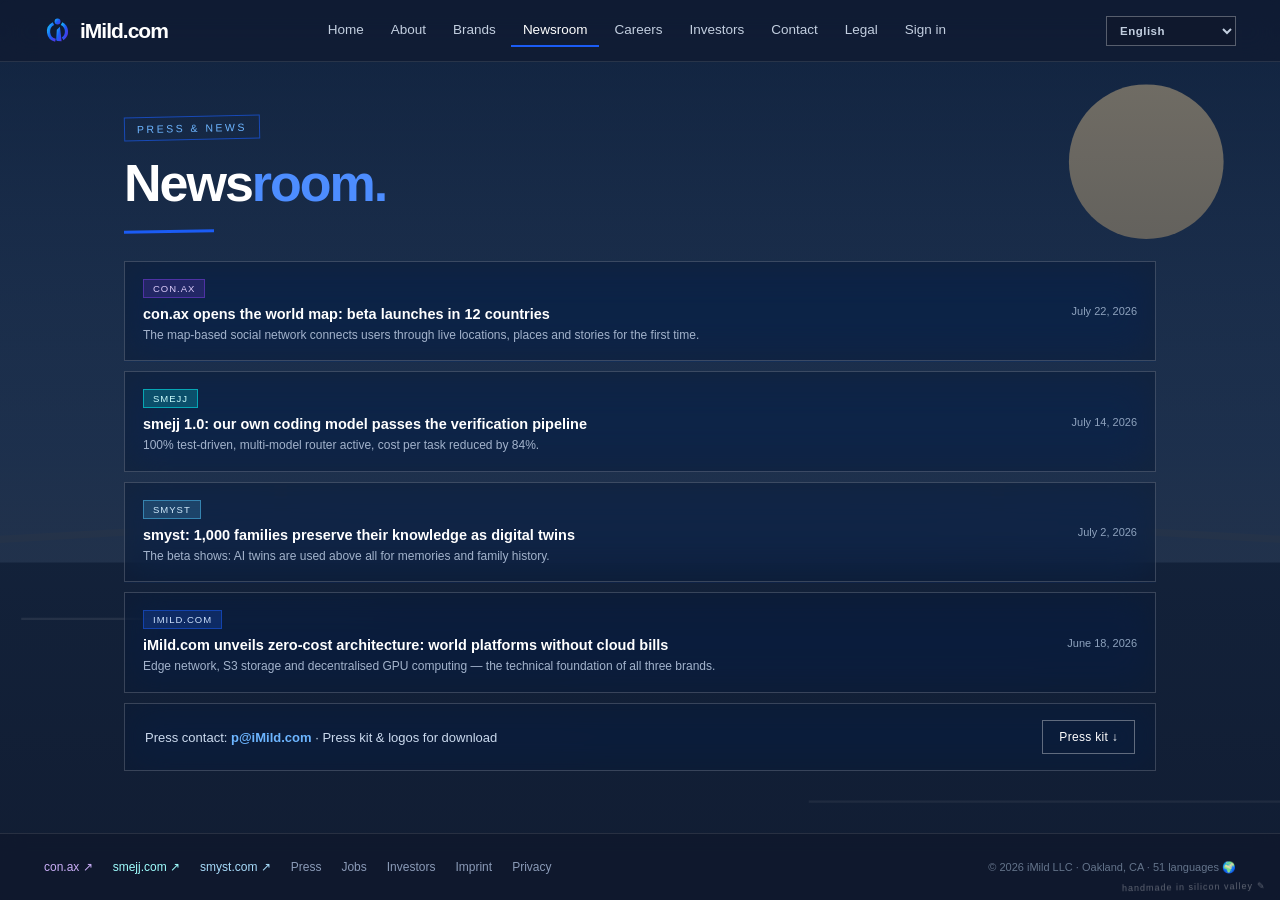
<file: newsroom.html>
<!DOCTYPE html>
<html lang="de">
<head>
<meta charset="UTF-8">
<meta name="viewport" content="width=device-width, initial-scale=1.0">
<title>Newsroom — iMild.com</title>
<meta name="description" content="Presse und Neuigkeiten von iMild.com, con.ax, smejj und smyst.">
<link rel="icon" href="assets/favicon.ico" sizes="48x48">
<link rel="icon" type="image/svg+xml" href="assets/favicon.svg">
<link rel="apple-touch-icon" href="assets/apple-touch-icon.png">
<link rel="manifest" href="manifest.webmanifest">
<meta name="theme-color" content="#0b1026">
<link rel="stylesheet" href="assets/style.css">
</head>
<body data-page="news">
<svg width="0" height="0" style="position:absolute" aria-hidden="true">
  <defs>
    <!-- iMild.com — Ring mit Fahne, offizieller Blau-Gradient -->
    <symbol id="logo-imild" viewBox="0 0 512 512">
      <linearGradient id="imildGrad" x1="0" y1="0" x2="1" y2="1">
        <stop offset="0" stop-color="#1AB8FB"/><stop offset=".5" stop-color="#1B5CF5"/><stop offset="1" stop-color="#5235E5"/>
      </linearGradient>
      <circle cx="257" cy="85" r="56" fill="url(#imildGrad)"/>
      <path d="M178.8 124.5 A170 170 0 0 0 217.8 441.6" fill="none" stroke="url(#imildGrad)" stroke-width="60"/>
      <path d="M333.2 124.5 A170 170 0 0 1 353.5 415.2" fill="none" stroke="url(#imildGrad)" stroke-width="60"/>
      <path d="M302 183 L243 242 L232 428 Q230 452 254 455 L334 458 Z" fill="url(#imildGrad)"/>
    </symbol>
    <!-- con.ax — abstraktes X (Ɛ + liegendes Herz), Cyan→Blau→Violett -->
    <symbol id="logo-conax" viewBox="0 0 512 512">
      <linearGradient id="conaxGrad" x1="40" y1="256" x2="480" y2="256" gradientUnits="userSpaceOnUse">
        <stop offset="0" stop-color="#55B7F1"/><stop offset=".45" stop-color="#3E6FF2"/><stop offset="1" stop-color="#7B3FE4"/>
      </linearGradient>
      <g fill="none" stroke="url(#conaxGrad)" stroke-width="46" stroke-linecap="round" stroke-linejoin="round">
        <path d="M232 118 C 168 68, 62 88, 62 178 C 62 232, 106 248, 138 256 C 106 264, 62 280, 62 334 C 62 424, 168 444, 232 394"/>
        <path d="M182 256 L 322 118 C 352 88, 408 92, 434 126 C 458 158, 452 204, 424 228 L 392 256 L 424 284 C 452 308, 458 354, 434 386 C 408 420, 352 424, 320 396 Z"/>
      </g>
      <circle cx="300" cy="256" r="34" fill="url(#conaxGrad)"/>
    </symbol>
    <!-- smejj.com — <:> in Cyan -->
    <symbol id="logo-smejj" viewBox="0 0 260 200">
      <g fill="none" stroke="#02FDFD" stroke-width="30" stroke-linecap="round" stroke-linejoin="round">
        <path d="M96 22 L24 100 L96 178"/>
        <path d="M164 22 L236 100 L164 178"/>
      </g>
      <g fill="#02FDFD"><circle cx="130" cy="77" r="16"/><circle cx="130" cy="123" r="16"/></g>
    </symbol>
    <!-- smyst.com — Doppelprofil Navy/Hellblau mit 3 Punkten -->
    <symbol id="logo-smyst" viewBox="0 0 200 200">
      <path d="M98 26 Q56 30 48 72 Q45 90 35 101 Q30 107 37 110 L45 113 Q48 127 44 137 Q43 146 54 145 Q68 144 76 152 Q82 159 82 172" fill="none" stroke="#17265C" stroke-width="13" stroke-linecap="round" stroke-linejoin="round"/>
      <path d="M98 26 Q147 32 153 78 Q155 93 164 102 Q170 108 162 111 L155 113 Q158 121 152 125 Q158 130 151 135 Q157 141 148 146 Q139 149 137 157 Q136 165 127 169 Q118 172 118 183" fill="none" stroke="#4FC3F7" stroke-width="13" stroke-linecap="round" stroke-linejoin="round"/>
      <g fill="#4FC3F7"><circle cx="76" cy="104" r="8.5"/><circle cx="99" cy="104" r="8.5"/><circle cx="122" cy="104" r="8.5"/></g>
    </symbol>

    <!-- Szenen -->
    <symbol id="dv-skyline" viewBox="0 0 1040 640" preserveAspectRatio="xMidYMid slice">
      <linearGradient id="dsk" x1="0" y1="0" x2="0" y2="1">
        <stop offset="0" stop-color="#0b1026"/><stop offset=".55" stop-color="#1b2a5e"/><stop offset="1" stop-color="#2c4f9e"/>
      </linearGradient>
      <rect width="1040" height="640" fill="url(#dsk)"/>
      <g fill="#fff"><circle cx="120" cy="90" r="2"/><circle cx="340" cy="60" r="1.6"/><circle cx="560" cy="110" r="2"/><circle cx="760" cy="70" r="1.7"/><circle cx="920" cy="130" r="2"/><circle cx="220" cy="160" r="1.4"/><circle cx="660" cy="170" r="1.5"/></g>
      <polygon points="520,150 560,470 480,470" fill="#101a38"/>
      <rect x="120" y="300" width="90" height="180" fill="#132043"/>
      <rect x="250" y="260" width="70" height="220" fill="#0e1730"/>
      <rect x="640" y="280" width="95" height="200" fill="#132043"/>
      <rect x="790" y="330" width="75" height="150" fill="#0e1730"/>
      <rect x="900" y="290" width="70" height="190" fill="#111c3a"/>
      <g fill="#f5c451" opacity=".8">
        <rect x="135" y="320" width="7" height="9"/><rect x="165" y="345" width="7" height="9"/><rect x="135" y="380" width="7" height="9"/>
        <rect x="264" y="280" width="7" height="9"/><rect x="292" y="310" width="7" height="9"/><rect x="264" y="350" width="7" height="9"/>
        <rect x="656" y="300" width="7" height="9"/><rect x="700" y="330" width="7" height="9"/><rect x="656" y="370" width="7" height="9"/>
        <rect x="805" y="350" width="7" height="9"/><rect x="835" y="380" width="7" height="9"/>
        <rect x="512" y="230" width="6" height="8"/><rect x="527" y="300" width="6" height="8"/><rect x="510" y="380" width="6" height="8"/>
        <rect x="915" y="310" width="7" height="9"/><rect x="945" y="345" width="7" height="9"/>
      </g>
      <rect y="480" width="1040" height="160" fill="#081226"/>
      <path d="M0 480 h1040" stroke="#4c6fc0" stroke-width="1" opacity=".55"/>
    </symbol>

    <symbol id="dv-goldengate" viewBox="0 0 1040 640" preserveAspectRatio="xMidYMid slice">
      <linearGradient id="dgg" x1="0" y1="0" x2="0" y2="1">
        <stop offset="0" stop-color="#102a52"/><stop offset=".45" stop-color="#2d5a8f"/><stop offset=".78" stop-color="#e2653a"/><stop offset="1" stop-color="#f9a03f"/>
      </linearGradient>
      <rect width="1040" height="640" fill="url(#dgg)"/>
      <circle cx="780" cy="380" r="70" fill="#ffd9a0" opacity=".9"/>
      <rect y="430" width="1040" height="210" fill="#0b1a2e"/>
      <rect x="230" y="180" width="20" height="250" fill="#c0392b"/>
      <rect x="700" y="180" width="20" height="250" fill="#c0392b"/>
      <rect x="218" y="205" width="44" height="12" fill="#c0392b"/><rect x="688" y="205" width="44" height="12" fill="#c0392b"/>
      <rect x="218" y="270" width="44" height="12" fill="#c0392b"/><rect x="688" y="270" width="44" height="12" fill="#c0392b"/>
      <path d="M0 280 Q470 430 1040 280" stroke="#c0392b" stroke-width="6" fill="none"/>
      <rect x="0" y="408" width="1040" height="16" fill="#a93226"/>
      <g stroke="#c0392b" stroke-width="2.6">
        <line x1="60" y1="305" x2="60" y2="408"/><line x1="380" y1="368" x2="380" y2="408"/>
        <line x1="470" y1="376" x2="470" y2="408"/><line x1="560" y1="372" x2="560" y2="408"/>
        <line x1="880" y1="322" x2="880" y2="408"/><line x1="980" y1="300" x2="980" y2="408"/>
      </g>
      <path d="M0 640 L0 520 Q140 470 280 525 L280 640 Z" fill="#081221"/>
      <path d="M1040 640 L1040 505 Q900 462 760 515 L760 640 Z" fill="#0a1526"/>
    </symbol>

    <symbol id="dv-hills" viewBox="0 0 1040 640" preserveAspectRatio="xMidYMid slice">
      <linearGradient id="dhl" x1="0" y1="0" x2="0" y2="1">
        <stop offset="0" stop-color="#7db6e8"/><stop offset=".55" stop-color="#cfe6f5"/><stop offset="1" stop-color="#eef7ee"/>
      </linearGradient>
      <rect width="1040" height="640" fill="url(#dhl)"/>
      <circle cx="840" cy="110" r="52" fill="#fff3c9"/>
      <path d="M0 380 Q260 290 520 370 Q800 450 1040 350 L1040 640 L0 640 Z" fill="#5a9367"/>
      <path d="M0 470 Q340 390 680 460 Q880 500 1040 455 L1040 640 L0 640 Z" fill="#3f7a4e"/>
      <path d="M0 560 Q520 500 1040 555 L1040 640 L0 640 Z" fill="#2c5e3a"/>
      <g transform="translate(760,300)">
        <rect x="12" y="24" width="7" height="34" fill="#8a8f98"/>
        <path d="M-8 10 Q15 -20 42 13 Q16 32 -8 10Z" fill="#d7dde6" stroke="#8a8f98" stroke-width="2.5"/>
      </g>
    </symbol>

    <symbol id="dv-bay" viewBox="0 0 1040 640" preserveAspectRatio="xMidYMid slice">
      <linearGradient id="dby" x1="0" y1="0" x2="0" y2="1">
        <stop offset="0" stop-color="#123057"/><stop offset=".5" stop-color="#3d6a9e"/><stop offset="1" stop-color="#9bb8d4"/>
      </linearGradient>
      <rect width="1040" height="640" fill="url(#dby)"/>
      <rect y="400" width="1040" height="240" fill="#1d3f66"/>
      <g stroke="#cfe0f2" stroke-width="1.6" opacity=".45">
        <line x1="80" y1="440" x2="330" y2="440"/><line x1="480" y1="475" x2="800" y2="475"/>
        <line x1="180" y1="530" x2="480" y2="530"/><line x1="640" y1="570" x2="980" y2="570"/>
      </g>
      <path d="M0 388 Q520 350 1040 388" stroke="#5f7f9f" stroke-width="5" fill="none"/>
      <rect x="260" y="345" width="9" height="55" fill="#54749a"/><rect x="770" y="345" width="9" height="55" fill="#54749a"/>
      <circle cx="880" cy="115" r="55" fill="#ffe9b8" opacity=".95"/>
    </symbol>
  </defs>
</svg>

<div class="scene" aria-hidden="true"><svg><use href="#dv-bay"/></svg></div>
<div class="shade" aria-hidden="true"></div>
<header class="siteheader">
  <a class="logo" href="./" aria-label="iMild.com — Startseite">
    <svg viewBox="0 0 512 512" aria-hidden="true"><use href="#logo-imild"/></svg><span>iMild.com</span>
  </a>
  <nav class="sitenav" id="sitenav" aria-label="Hauptnavigation">
    <a href="./" class="" data-i18n="nav.home">Start</a>
    <a href="about.html" class="" data-i18n="nav.about">Über uns</a>
    <a href="brands.html" class="" data-i18n="nav.brands">Marken</a>
    <a href="newsroom.html" class="cur" data-i18n="nav.news">Newsroom</a>
    <a href="careers.html" class="" data-i18n="nav.jobs">Karriere</a>
    <a href="investors.html" class="" data-i18n="nav.invest">Investoren</a>
    <a href="contact.html" class="" data-i18n="nav.contact">Kontakt</a>
    <a href="legal.html" class="" data-i18n="nav.legal">Legal</a>
    <a href="login.html" class="" data-i18n="nav.login">Anmelden</a>
  </nav>
  <div class="headtools">
    <button class="langbtn" id="langbtn" type="button" aria-label="Sprache wechseln / Switch language">EN</button>
    <button class="menubtn" id="menubtn" type="button" aria-label="Menü öffnen" aria-expanded="false" aria-controls="sitenav">☰</button>
  </div>
</header>
<main>
<div class="stamp" data-i18n="news.stamp">Presse &amp; Neuigkeiten</div>
<h1 class="big" data-i18n="news.h1">News<em>room.</em></h1>
<div class="underline"></div>

<div style="margin-block-start:28px;">
  <article class="listrow glass">
    <div class="t">
      <span class="tagchip tc-conax">con.ax</span>
      <b data-i18n="news.1.t">con.ax öffnet die Weltkarte: Beta startet in 12 Ländern</b>
      <p data-i18n="news.1.p">Das kartenbasierte soziale Netzwerk verbindet erstmals Nutzer über Live-Standorte, Orte und Geschichten.</p>
    </div>
    <div class="side" data-i18n="news.1.d">22. Juli 2026</div>
  </article>
  <article class="listrow glass">
    <div class="t">
      <span class="tagchip tc-smejj">smejj</span>
      <b data-i18n="news.2.t">smejj 1.0: Unser eigenes Coding-Modell besteht die Verification Pipeline</b>
      <p data-i18n="news.2.p">100% testgetrieben, Multi-Model-Router aktiv, Kosten pro Task um 84% gesenkt.</p>
    </div>
    <div class="side" data-i18n="news.2.d">14. Juli 2026</div>
  </article>
  <article class="listrow glass">
    <div class="t">
      <span class="tagchip tc-smyst">smyst</span>
      <b data-i18n="news.3.t">smyst: 1.000 Familien sichern ihr Wissen als digitalen Zwilling</b>
      <p data-i18n="news.3.p">Die Beta zeigt: KI-Zwillinge werden vor allem für Erinnerungen und Familiengeschichte genutzt.</p>
    </div>
    <div class="side" data-i18n="news.3.d">02. Juli 2026</div>
  </article>
  <article class="listrow glass">
    <div class="t">
      <span class="tagchip">iMild.com</span>
      <b data-i18n="news.4.t">iMild.com stellt Zero-Cost-Architektur vor: Weltplattformen ohne Cloud-Rechnungen</b>
      <p data-i18n="news.4.p">Edge-Netz, S3-Speicher und dezentrales GPU-Computing — das technische Fundament aller drei Marken.</p>
    </div>
    <div class="side" data-i18n="news.4.d">18. Juni 2026</div>
  </article>
</div>

<div class="glass" style="margin-block-start:8px;padding:16px 20px;display:flex;justify-content:space-between;align-items:center;flex-wrap:wrap;gap:12px;">
  <span style="font-size:13px;color:#ccdaee;" data-i18n="news.press">Pressekontakt: <b style="color:#6db5ff;" class="em" data-u="p"></b> · Pressekit &amp; Logos zum Download</span>
  <a class="btn ghost em-link" style="padding:9px 16px;font-size:12px;" href="#" data-u="p" data-s="Pressekit" data-i18n="news.presskit">Pressekit ↓</a>
</div>
</main>
<footer class="sitefooter">
  <div class="cols">
    <a href="https://con.ax" target="_blank" rel="noopener" class="f-conax">con.ax ↗</a>
    <a href="https://smejj.com" target="_blank" rel="noopener" class="f-smejj">smejj.com ↗</a>
    <a href="https://smyst.com" target="_blank" rel="noopener" class="f-smyst">smyst.com ↗</a>
    <a href="newsroom.html" data-i18n="footer.press">Presse</a>
    <a href="careers.html" data-i18n="footer.jobs">Jobs</a>
    <a href="investors.html" data-i18n="footer.invest">Investoren</a>
    <a href="legal.html" data-i18n="footer.imprint">Impressum</a>
    <a href="legal.html" data-i18n="footer.privacy">Datenschutz</a>
  </div>
  <div class="copy" data-i18n="footer.copy">© 2026 iMild LLC · Oakland, CA · 51 Sprachen 🌍</div>
</footer>
<div class="sig">handmade in silicon valley ✎</div>

<script src="assets/i18n.js"></script>
<script src="assets/site.js"></script>
<script src="assets/sw-register.js" defer></script>
</body>
</html>
</file>
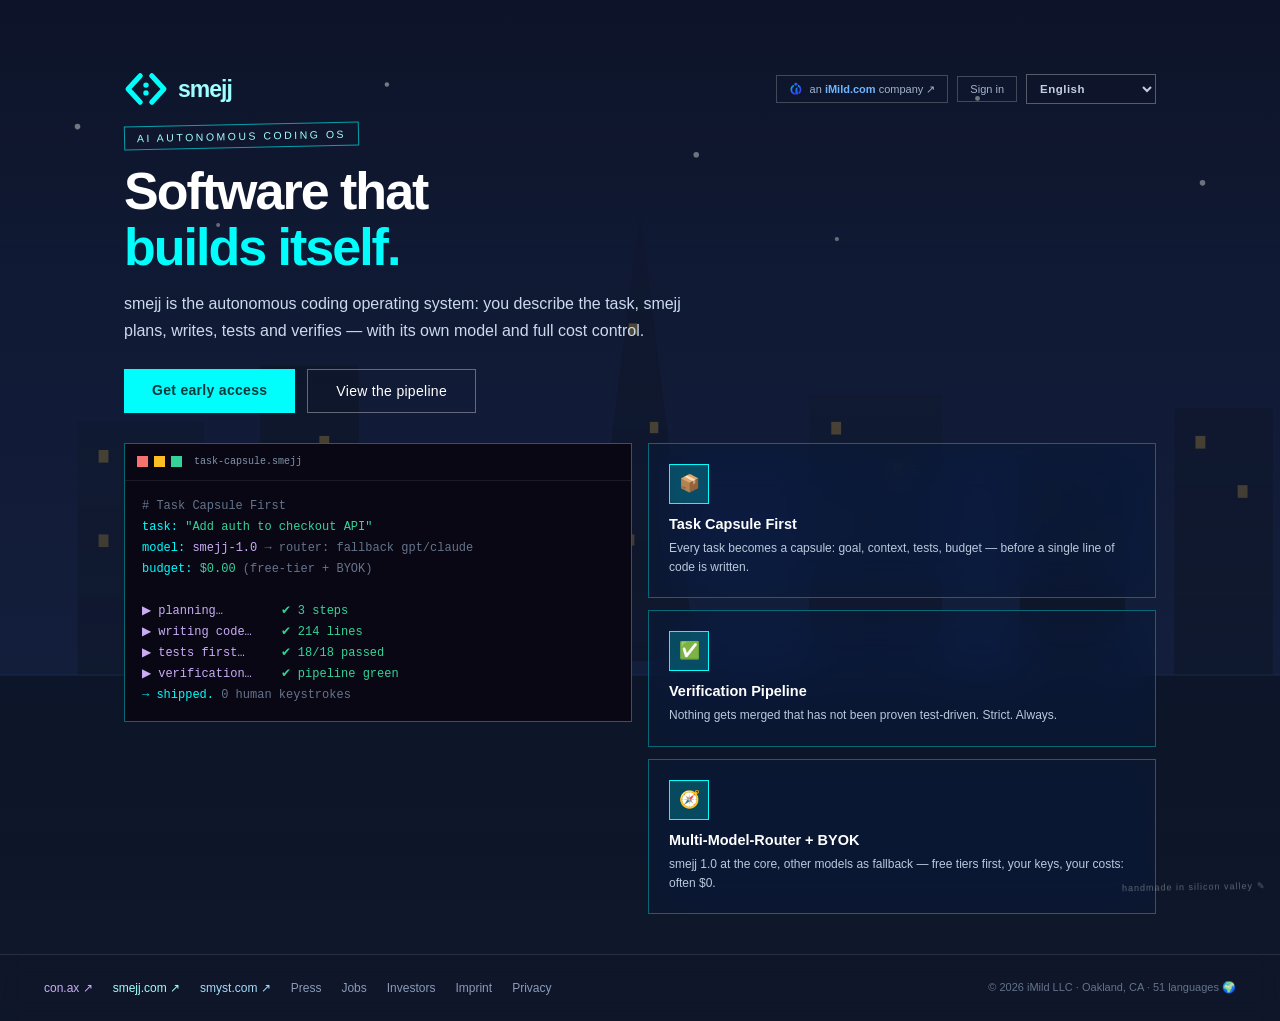
<file: smejj.html>
<!DOCTYPE html>
<html lang="de">
<head>
<meta charset="UTF-8">
<meta name="viewport" content="width=device-width, initial-scale=1.0">
<title>smejj — Software, die sich selbst baut</title>
<meta name="description" content="smejj ist das autonome AI-Coding-Betriebssystem mit eigenem Modell und Verification Pipeline. Ein iMild.com-Produkt.">
<link rel="icon" href="assets/favicon.ico" sizes="48x48">
<link rel="icon" type="image/svg+xml" href="assets/favicon.svg">
<link rel="apple-touch-icon" href="assets/apple-touch-icon.png">
<link rel="manifest" href="manifest.webmanifest">
<meta name="theme-color" content="#0b1026">
<link rel="stylesheet" href="assets/style.css">
</head>
<body data-page="smejj">
<svg width="0" height="0" style="position:absolute" aria-hidden="true">
  <defs>
    <!-- iMild.com — Ring mit Fahne, offizieller Blau-Gradient -->
    <symbol id="logo-imild" viewBox="0 0 512 512">
      <linearGradient id="imildGrad" x1="0" y1="0" x2="1" y2="1">
        <stop offset="0" stop-color="#1AB8FB"/><stop offset=".5" stop-color="#1B5CF5"/><stop offset="1" stop-color="#5235E5"/>
      </linearGradient>
      <circle cx="257" cy="85" r="56" fill="url(#imildGrad)"/>
      <path d="M178.8 124.5 A170 170 0 0 0 217.8 441.6" fill="none" stroke="url(#imildGrad)" stroke-width="60"/>
      <path d="M333.2 124.5 A170 170 0 0 1 353.5 415.2" fill="none" stroke="url(#imildGrad)" stroke-width="60"/>
      <path d="M302 183 L243 242 L232 428 Q230 452 254 455 L334 458 Z" fill="url(#imildGrad)"/>
    </symbol>
    <!-- con.ax — abstraktes X (Ɛ + liegendes Herz), Cyan→Blau→Violett -->
    <symbol id="logo-conax" viewBox="0 0 512 512">
      <linearGradient id="conaxGrad" x1="40" y1="256" x2="480" y2="256" gradientUnits="userSpaceOnUse">
        <stop offset="0" stop-color="#55B7F1"/><stop offset=".45" stop-color="#3E6FF2"/><stop offset="1" stop-color="#7B3FE4"/>
      </linearGradient>
      <g fill="none" stroke="url(#conaxGrad)" stroke-width="46" stroke-linecap="round" stroke-linejoin="round">
        <path d="M232 118 C 168 68, 62 88, 62 178 C 62 232, 106 248, 138 256 C 106 264, 62 280, 62 334 C 62 424, 168 444, 232 394"/>
        <path d="M182 256 L 322 118 C 352 88, 408 92, 434 126 C 458 158, 452 204, 424 228 L 392 256 L 424 284 C 452 308, 458 354, 434 386 C 408 420, 352 424, 320 396 Z"/>
      </g>
      <circle cx="300" cy="256" r="34" fill="url(#conaxGrad)"/>
    </symbol>
    <!-- smejj.com — <:> in Cyan -->
    <symbol id="logo-smejj" viewBox="0 0 260 200">
      <g fill="none" stroke="#02FDFD" stroke-width="30" stroke-linecap="round" stroke-linejoin="round">
        <path d="M96 22 L24 100 L96 178"/>
        <path d="M164 22 L236 100 L164 178"/>
      </g>
      <g fill="#02FDFD"><circle cx="130" cy="77" r="16"/><circle cx="130" cy="123" r="16"/></g>
    </symbol>
    <!-- smyst.com — Doppelprofil Navy/Hellblau mit 3 Punkten -->
    <symbol id="logo-smyst" viewBox="0 0 200 200">
      <path d="M98 26 Q56 30 48 72 Q45 90 35 101 Q30 107 37 110 L45 113 Q48 127 44 137 Q43 146 54 145 Q68 144 76 152 Q82 159 82 172" fill="none" stroke="#17265C" stroke-width="13" stroke-linecap="round" stroke-linejoin="round"/>
      <path d="M98 26 Q147 32 153 78 Q155 93 164 102 Q170 108 162 111 L155 113 Q158 121 152 125 Q158 130 151 135 Q157 141 148 146 Q139 149 137 157 Q136 165 127 169 Q118 172 118 183" fill="none" stroke="#4FC3F7" stroke-width="13" stroke-linecap="round" stroke-linejoin="round"/>
      <g fill="#4FC3F7"><circle cx="76" cy="104" r="8.5"/><circle cx="99" cy="104" r="8.5"/><circle cx="122" cy="104" r="8.5"/></g>
    </symbol>

    <!-- Szenen -->
    <symbol id="dv-skyline" viewBox="0 0 1040 640" preserveAspectRatio="xMidYMid slice">
      <linearGradient id="dsk" x1="0" y1="0" x2="0" y2="1">
        <stop offset="0" stop-color="#0b1026"/><stop offset=".55" stop-color="#1b2a5e"/><stop offset="1" stop-color="#2c4f9e"/>
      </linearGradient>
      <rect width="1040" height="640" fill="url(#dsk)"/>
      <g fill="#fff"><circle cx="120" cy="90" r="2"/><circle cx="340" cy="60" r="1.6"/><circle cx="560" cy="110" r="2"/><circle cx="760" cy="70" r="1.7"/><circle cx="920" cy="130" r="2"/><circle cx="220" cy="160" r="1.4"/><circle cx="660" cy="170" r="1.5"/></g>
      <polygon points="520,150 560,470 480,470" fill="#101a38"/>
      <rect x="120" y="300" width="90" height="180" fill="#132043"/>
      <rect x="250" y="260" width="70" height="220" fill="#0e1730"/>
      <rect x="640" y="280" width="95" height="200" fill="#132043"/>
      <rect x="790" y="330" width="75" height="150" fill="#0e1730"/>
      <rect x="900" y="290" width="70" height="190" fill="#111c3a"/>
      <g fill="#f5c451" opacity=".8">
        <rect x="135" y="320" width="7" height="9"/><rect x="165" y="345" width="7" height="9"/><rect x="135" y="380" width="7" height="9"/>
        <rect x="264" y="280" width="7" height="9"/><rect x="292" y="310" width="7" height="9"/><rect x="264" y="350" width="7" height="9"/>
        <rect x="656" y="300" width="7" height="9"/><rect x="700" y="330" width="7" height="9"/><rect x="656" y="370" width="7" height="9"/>
        <rect x="805" y="350" width="7" height="9"/><rect x="835" y="380" width="7" height="9"/>
        <rect x="512" y="230" width="6" height="8"/><rect x="527" y="300" width="6" height="8"/><rect x="510" y="380" width="6" height="8"/>
        <rect x="915" y="310" width="7" height="9"/><rect x="945" y="345" width="7" height="9"/>
      </g>
      <rect y="480" width="1040" height="160" fill="#081226"/>
      <path d="M0 480 h1040" stroke="#4c6fc0" stroke-width="1" opacity=".55"/>
    </symbol>

    <symbol id="dv-goldengate" viewBox="0 0 1040 640" preserveAspectRatio="xMidYMid slice">
      <linearGradient id="dgg" x1="0" y1="0" x2="0" y2="1">
        <stop offset="0" stop-color="#102a52"/><stop offset=".45" stop-color="#2d5a8f"/><stop offset=".78" stop-color="#e2653a"/><stop offset="1" stop-color="#f9a03f"/>
      </linearGradient>
      <rect width="1040" height="640" fill="url(#dgg)"/>
      <circle cx="780" cy="380" r="70" fill="#ffd9a0" opacity=".9"/>
      <rect y="430" width="1040" height="210" fill="#0b1a2e"/>
      <rect x="230" y="180" width="20" height="250" fill="#c0392b"/>
      <rect x="700" y="180" width="20" height="250" fill="#c0392b"/>
      <rect x="218" y="205" width="44" height="12" fill="#c0392b"/><rect x="688" y="205" width="44" height="12" fill="#c0392b"/>
      <rect x="218" y="270" width="44" height="12" fill="#c0392b"/><rect x="688" y="270" width="44" height="12" fill="#c0392b"/>
      <path d="M0 280 Q470 430 1040 280" stroke="#c0392b" stroke-width="6" fill="none"/>
      <rect x="0" y="408" width="1040" height="16" fill="#a93226"/>
      <g stroke="#c0392b" stroke-width="2.6">
        <line x1="60" y1="305" x2="60" y2="408"/><line x1="380" y1="368" x2="380" y2="408"/>
        <line x1="470" y1="376" x2="470" y2="408"/><line x1="560" y1="372" x2="560" y2="408"/>
        <line x1="880" y1="322" x2="880" y2="408"/><line x1="980" y1="300" x2="980" y2="408"/>
      </g>
      <path d="M0 640 L0 520 Q140 470 280 525 L280 640 Z" fill="#081221"/>
      <path d="M1040 640 L1040 505 Q900 462 760 515 L760 640 Z" fill="#0a1526"/>
    </symbol>

    <symbol id="dv-hills" viewBox="0 0 1040 640" preserveAspectRatio="xMidYMid slice">
      <linearGradient id="dhl" x1="0" y1="0" x2="0" y2="1">
        <stop offset="0" stop-color="#7db6e8"/><stop offset=".55" stop-color="#cfe6f5"/><stop offset="1" stop-color="#eef7ee"/>
      </linearGradient>
      <rect width="1040" height="640" fill="url(#dhl)"/>
      <circle cx="840" cy="110" r="52" fill="#fff3c9"/>
      <path d="M0 380 Q260 290 520 370 Q800 450 1040 350 L1040 640 L0 640 Z" fill="#5a9367"/>
      <path d="M0 470 Q340 390 680 460 Q880 500 1040 455 L1040 640 L0 640 Z" fill="#3f7a4e"/>
      <path d="M0 560 Q520 500 1040 555 L1040 640 L0 640 Z" fill="#2c5e3a"/>
      <g transform="translate(760,300)">
        <rect x="12" y="24" width="7" height="34" fill="#8a8f98"/>
        <path d="M-8 10 Q15 -20 42 13 Q16 32 -8 10Z" fill="#d7dde6" stroke="#8a8f98" stroke-width="2.5"/>
      </g>
    </symbol>

    <symbol id="dv-bay" viewBox="0 0 1040 640" preserveAspectRatio="xMidYMid slice">
      <linearGradient id="dby" x1="0" y1="0" x2="0" y2="1">
        <stop offset="0" stop-color="#123057"/><stop offset=".5" stop-color="#3d6a9e"/><stop offset="1" stop-color="#9bb8d4"/>
      </linearGradient>
      <rect width="1040" height="640" fill="url(#dby)"/>
      <rect y="400" width="1040" height="240" fill="#1d3f66"/>
      <g stroke="#cfe0f2" stroke-width="1.6" opacity=".45">
        <line x1="80" y1="440" x2="330" y2="440"/><line x1="480" y1="475" x2="800" y2="475"/>
        <line x1="180" y1="530" x2="480" y2="530"/><line x1="640" y1="570" x2="980" y2="570"/>
      </g>
      <path d="M0 388 Q520 350 1040 388" stroke="#5f7f9f" stroke-width="5" fill="none"/>
      <rect x="260" y="345" width="9" height="55" fill="#54749a"/><rect x="770" y="345" width="9" height="55" fill="#54749a"/>
      <circle cx="880" cy="115" r="55" fill="#ffe9b8" opacity=".95"/>
    </symbol>
  </defs>
</svg>

<div class="scene" aria-hidden="true"><svg><use href="#dv-skyline"/></svg></div>
<div class="shade" aria-hidden="true"></div>
<main>
<div class="bheader" style="padding-inline:0;">
  <div class="blogo" style="color:#9ffefe;"><svg viewBox="0 0 260 200" style="width:44px;height:34px;" aria-hidden="true"><use href="#logo-smejj"/></svg>smejj</div>
  <div style="display:flex;align-items:center;gap:9px;">
    <a class="byline" href="./"><svg viewBox="0 0 512 512" aria-hidden="true"><use href="#logo-imild"/></svg> <span data-i18n="brand.byline">ein <b>iMild.com</b> Unternehmen ↗</span></a>
    <a class="byline" href="login.html" data-i18n="nav.login">Anmelden</a>
    <button class="langbtn" id="langbtn" type="button" aria-label="Sprache wechseln / Switch language">EN</button>
  </div>
</div>

<div class="stamp" style="color:#9ffefe;border-color:rgba(2,253,253,.6);">AI Autonomous Coding OS</div>
<h1 class="big" data-i18n="smejj.h1">Software, die sich<br><em style="color:#02FDFD;">selbst baut.</em></h1>
<p class="lead" data-i18n="smejj.lead">smejj ist das autonome Coding-Betriebssystem: Du beschreibst die Aufgabe, smejj plant, schreibt, testet und verifiziert — mit eigenem Modell und voller Kostenkontrolle.</p>
<div class="btnrow">
  <a class="btn" style="background:var(--smejj);color:#043a3a;" href="https://smejj.com" target="_blank" rel="noopener" data-i18n="smejj.cta1">Early Access sichern</a>
  <a class="btn ghost" href="brands.html" data-i18n="smejj.cta2">Pipeline ansehen</a>
</div>

<div class="grid2" style="margin-block-start:30px;align-items:start;">
  <div class="codewin">
    <div class="cbar"><span class="dot d1"></span><span class="dot d2"></span><span class="dot d3"></span><span style="font-size:10px;color:#8195ad;margin-inline-start:6px;">task-capsule.smejj</span></div>
    <pre><span class="cc"># Task Capsule First</span>
<span class="ck">task:</span> <span class="cs">"Add auth to checkout API"</span>
<span class="ck">model:</span> <span class="cp">smejj-1.0</span> <span class="cc">→ router: fallback gpt/claude</span>
<span class="ck">budget:</span> <span class="cs">$0.00</span> <span class="cc">(free-tier + BYOK)</span>

<span class="cp">▶ planning…</span>        <span class="cs">✔ 3 steps</span>
<span class="cp">▶ writing code…</span>    <span class="cs">✔ 214 lines</span>
<span class="cp">▶ tests first…</span>     <span class="cs">✔ 18/18 passed</span>
<span class="cp">▶ verification…</span>    <span class="cs">✔ pipeline green</span>
<span class="ck">→ shipped.</span> <span class="cc">0 human keystrokes</span></pre>
  </div>
  <div style="display:flex;flex-direction:column;gap:12px;">
    <div class="feat glass f-smejj">
      <div class="fic" aria-hidden="true">📦</div>
      <b>Task Capsule First</b>
      <p data-i18n="smejj.f1.p">Jede Aufgabe wird zur Kapsel: Ziel, Kontext, Tests, Budget — bevor eine Zeile Code entsteht.</p>
    </div>
    <div class="feat glass f-smejj">
      <div class="fic" aria-hidden="true">✅</div>
      <b>Verification Pipeline</b>
      <p data-i18n="smejj.f2.p">Nichts wird gemerged, was nicht testgetrieben bewiesen ist. Strikt. Immer.</p>
    </div>
    <div class="feat glass f-smejj">
      <div class="fic" aria-hidden="true">🧭</div>
      <b>Multi-Model-Router + BYOK</b>
      <p data-i18n="smejj.f3.p">smejj 1.0 als Kern, andere Modelle als Fallback — Free-Tiers zuerst, deine Keys, deine Kosten: oft $0.</p>
    </div>
  </div>
</div>
</main>
<footer class="sitefooter">
  <div class="cols">
    <a href="https://con.ax" target="_blank" rel="noopener" class="f-conax">con.ax ↗</a>
    <a href="https://smejj.com" target="_blank" rel="noopener" class="f-smejj">smejj.com ↗</a>
    <a href="https://smyst.com" target="_blank" rel="noopener" class="f-smyst">smyst.com ↗</a>
    <a href="newsroom.html" data-i18n="footer.press">Presse</a>
    <a href="careers.html" data-i18n="footer.jobs">Jobs</a>
    <a href="investors.html" data-i18n="footer.invest">Investoren</a>
    <a href="legal.html" data-i18n="footer.imprint">Impressum</a>
    <a href="legal.html" data-i18n="footer.privacy">Datenschutz</a>
  </div>
  <div class="copy" data-i18n="footer.copy">© 2026 iMild LLC · Oakland, CA · 51 Sprachen 🌍</div>
</footer>
<div class="sig">handmade in silicon valley ✎</div>

<script src="assets/i18n.js"></script>
<script src="assets/site.js"></script>
<script src="assets/sw-register.js" defer></script>
</body>
</html>
</file>
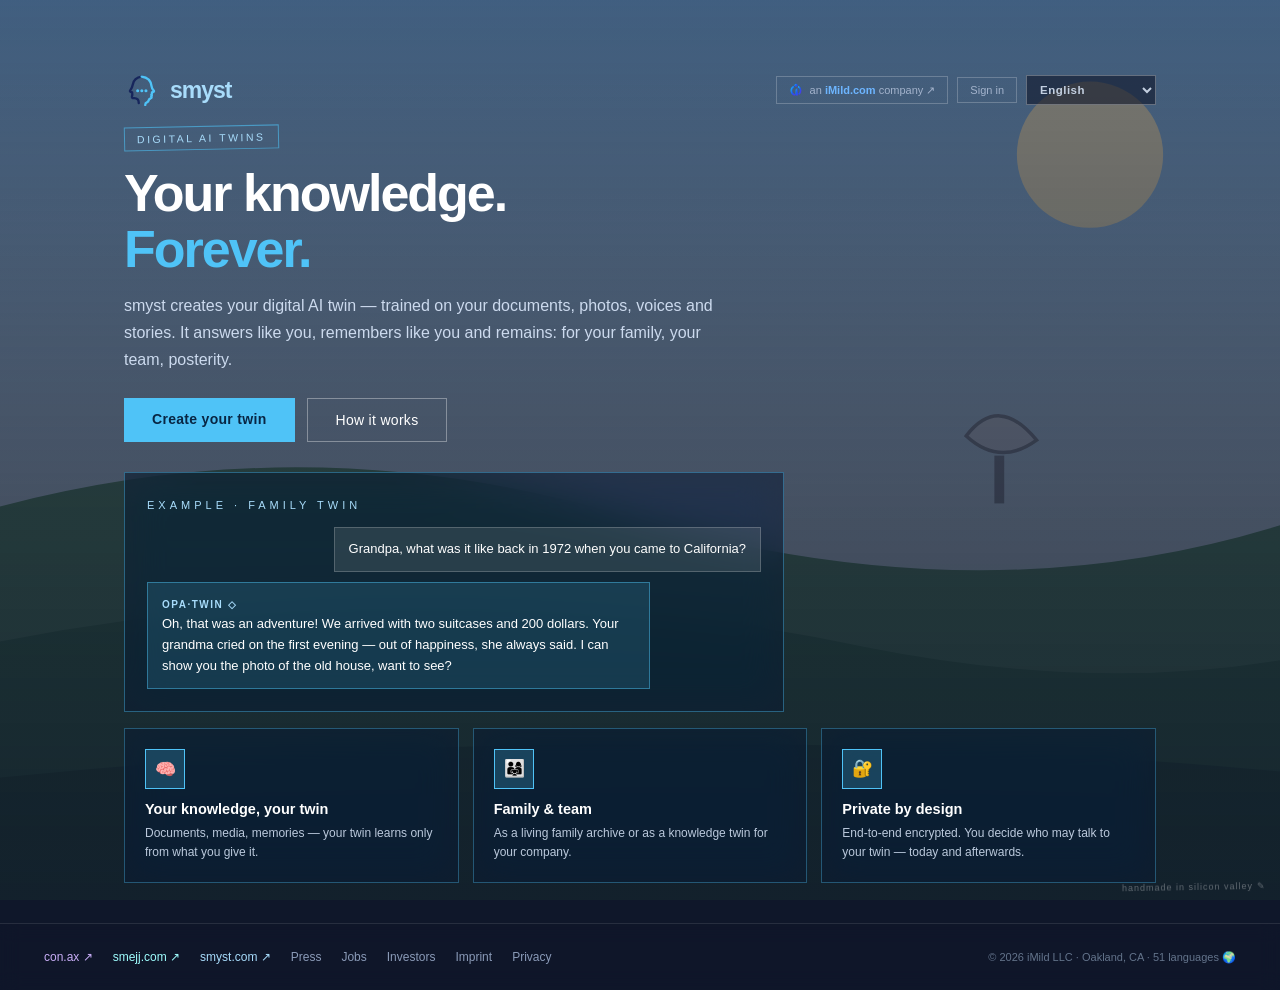
<file: smyst.html>
<!DOCTYPE html>
<html lang="de">
<head>
<meta charset="UTF-8">
<meta name="viewport" content="width=device-width, initial-scale=1.0">
<title>smyst — Dein Wissen. Für immer.</title>
<meta name="description" content="smyst erstellt deinen digitalen KI-Zwilling — für Familie, Team und Nachwelt. Ein iMild.com-Produkt.">
<link rel="icon" href="assets/favicon.ico" sizes="48x48">
<link rel="icon" type="image/svg+xml" href="assets/favicon.svg">
<link rel="apple-touch-icon" href="assets/apple-touch-icon.png">
<link rel="manifest" href="manifest.webmanifest">
<meta name="theme-color" content="#0b1026">
<link rel="stylesheet" href="assets/style.css">
</head>
<body data-page="smyst">
<svg width="0" height="0" style="position:absolute" aria-hidden="true">
  <defs>
    <!-- iMild.com — Ring mit Fahne, offizieller Blau-Gradient -->
    <symbol id="logo-imild" viewBox="0 0 512 512">
      <linearGradient id="imildGrad" x1="0" y1="0" x2="1" y2="1">
        <stop offset="0" stop-color="#1AB8FB"/><stop offset=".5" stop-color="#1B5CF5"/><stop offset="1" stop-color="#5235E5"/>
      </linearGradient>
      <circle cx="257" cy="85" r="56" fill="url(#imildGrad)"/>
      <path d="M178.8 124.5 A170 170 0 0 0 217.8 441.6" fill="none" stroke="url(#imildGrad)" stroke-width="60"/>
      <path d="M333.2 124.5 A170 170 0 0 1 353.5 415.2" fill="none" stroke="url(#imildGrad)" stroke-width="60"/>
      <path d="M302 183 L243 242 L232 428 Q230 452 254 455 L334 458 Z" fill="url(#imildGrad)"/>
    </symbol>
    <!-- con.ax — abstraktes X (Ɛ + liegendes Herz), Cyan→Blau→Violett -->
    <symbol id="logo-conax" viewBox="0 0 512 512">
      <linearGradient id="conaxGrad" x1="40" y1="256" x2="480" y2="256" gradientUnits="userSpaceOnUse">
        <stop offset="0" stop-color="#55B7F1"/><stop offset=".45" stop-color="#3E6FF2"/><stop offset="1" stop-color="#7B3FE4"/>
      </linearGradient>
      <g fill="none" stroke="url(#conaxGrad)" stroke-width="46" stroke-linecap="round" stroke-linejoin="round">
        <path d="M232 118 C 168 68, 62 88, 62 178 C 62 232, 106 248, 138 256 C 106 264, 62 280, 62 334 C 62 424, 168 444, 232 394"/>
        <path d="M182 256 L 322 118 C 352 88, 408 92, 434 126 C 458 158, 452 204, 424 228 L 392 256 L 424 284 C 452 308, 458 354, 434 386 C 408 420, 352 424, 320 396 Z"/>
      </g>
      <circle cx="300" cy="256" r="34" fill="url(#conaxGrad)"/>
    </symbol>
    <!-- smejj.com — <:> in Cyan -->
    <symbol id="logo-smejj" viewBox="0 0 260 200">
      <g fill="none" stroke="#02FDFD" stroke-width="30" stroke-linecap="round" stroke-linejoin="round">
        <path d="M96 22 L24 100 L96 178"/>
        <path d="M164 22 L236 100 L164 178"/>
      </g>
      <g fill="#02FDFD"><circle cx="130" cy="77" r="16"/><circle cx="130" cy="123" r="16"/></g>
    </symbol>
    <!-- smyst.com — Doppelprofil Navy/Hellblau mit 3 Punkten -->
    <symbol id="logo-smyst" viewBox="0 0 200 200">
      <path d="M98 26 Q56 30 48 72 Q45 90 35 101 Q30 107 37 110 L45 113 Q48 127 44 137 Q43 146 54 145 Q68 144 76 152 Q82 159 82 172" fill="none" stroke="#17265C" stroke-width="13" stroke-linecap="round" stroke-linejoin="round"/>
      <path d="M98 26 Q147 32 153 78 Q155 93 164 102 Q170 108 162 111 L155 113 Q158 121 152 125 Q158 130 151 135 Q157 141 148 146 Q139 149 137 157 Q136 165 127 169 Q118 172 118 183" fill="none" stroke="#4FC3F7" stroke-width="13" stroke-linecap="round" stroke-linejoin="round"/>
      <g fill="#4FC3F7"><circle cx="76" cy="104" r="8.5"/><circle cx="99" cy="104" r="8.5"/><circle cx="122" cy="104" r="8.5"/></g>
    </symbol>

    <!-- Szenen -->
    <symbol id="dv-skyline" viewBox="0 0 1040 640" preserveAspectRatio="xMidYMid slice">
      <linearGradient id="dsk" x1="0" y1="0" x2="0" y2="1">
        <stop offset="0" stop-color="#0b1026"/><stop offset=".55" stop-color="#1b2a5e"/><stop offset="1" stop-color="#2c4f9e"/>
      </linearGradient>
      <rect width="1040" height="640" fill="url(#dsk)"/>
      <g fill="#fff"><circle cx="120" cy="90" r="2"/><circle cx="340" cy="60" r="1.6"/><circle cx="560" cy="110" r="2"/><circle cx="760" cy="70" r="1.7"/><circle cx="920" cy="130" r="2"/><circle cx="220" cy="160" r="1.4"/><circle cx="660" cy="170" r="1.5"/></g>
      <polygon points="520,150 560,470 480,470" fill="#101a38"/>
      <rect x="120" y="300" width="90" height="180" fill="#132043"/>
      <rect x="250" y="260" width="70" height="220" fill="#0e1730"/>
      <rect x="640" y="280" width="95" height="200" fill="#132043"/>
      <rect x="790" y="330" width="75" height="150" fill="#0e1730"/>
      <rect x="900" y="290" width="70" height="190" fill="#111c3a"/>
      <g fill="#f5c451" opacity=".8">
        <rect x="135" y="320" width="7" height="9"/><rect x="165" y="345" width="7" height="9"/><rect x="135" y="380" width="7" height="9"/>
        <rect x="264" y="280" width="7" height="9"/><rect x="292" y="310" width="7" height="9"/><rect x="264" y="350" width="7" height="9"/>
        <rect x="656" y="300" width="7" height="9"/><rect x="700" y="330" width="7" height="9"/><rect x="656" y="370" width="7" height="9"/>
        <rect x="805" y="350" width="7" height="9"/><rect x="835" y="380" width="7" height="9"/>
        <rect x="512" y="230" width="6" height="8"/><rect x="527" y="300" width="6" height="8"/><rect x="510" y="380" width="6" height="8"/>
        <rect x="915" y="310" width="7" height="9"/><rect x="945" y="345" width="7" height="9"/>
      </g>
      <rect y="480" width="1040" height="160" fill="#081226"/>
      <path d="M0 480 h1040" stroke="#4c6fc0" stroke-width="1" opacity=".55"/>
    </symbol>

    <symbol id="dv-goldengate" viewBox="0 0 1040 640" preserveAspectRatio="xMidYMid slice">
      <linearGradient id="dgg" x1="0" y1="0" x2="0" y2="1">
        <stop offset="0" stop-color="#102a52"/><stop offset=".45" stop-color="#2d5a8f"/><stop offset=".78" stop-color="#e2653a"/><stop offset="1" stop-color="#f9a03f"/>
      </linearGradient>
      <rect width="1040" height="640" fill="url(#dgg)"/>
      <circle cx="780" cy="380" r="70" fill="#ffd9a0" opacity=".9"/>
      <rect y="430" width="1040" height="210" fill="#0b1a2e"/>
      <rect x="230" y="180" width="20" height="250" fill="#c0392b"/>
      <rect x="700" y="180" width="20" height="250" fill="#c0392b"/>
      <rect x="218" y="205" width="44" height="12" fill="#c0392b"/><rect x="688" y="205" width="44" height="12" fill="#c0392b"/>
      <rect x="218" y="270" width="44" height="12" fill="#c0392b"/><rect x="688" y="270" width="44" height="12" fill="#c0392b"/>
      <path d="M0 280 Q470 430 1040 280" stroke="#c0392b" stroke-width="6" fill="none"/>
      <rect x="0" y="408" width="1040" height="16" fill="#a93226"/>
      <g stroke="#c0392b" stroke-width="2.6">
        <line x1="60" y1="305" x2="60" y2="408"/><line x1="380" y1="368" x2="380" y2="408"/>
        <line x1="470" y1="376" x2="470" y2="408"/><line x1="560" y1="372" x2="560" y2="408"/>
        <line x1="880" y1="322" x2="880" y2="408"/><line x1="980" y1="300" x2="980" y2="408"/>
      </g>
      <path d="M0 640 L0 520 Q140 470 280 525 L280 640 Z" fill="#081221"/>
      <path d="M1040 640 L1040 505 Q900 462 760 515 L760 640 Z" fill="#0a1526"/>
    </symbol>

    <symbol id="dv-hills" viewBox="0 0 1040 640" preserveAspectRatio="xMidYMid slice">
      <linearGradient id="dhl" x1="0" y1="0" x2="0" y2="1">
        <stop offset="0" stop-color="#7db6e8"/><stop offset=".55" stop-color="#cfe6f5"/><stop offset="1" stop-color="#eef7ee"/>
      </linearGradient>
      <rect width="1040" height="640" fill="url(#dhl)"/>
      <circle cx="840" cy="110" r="52" fill="#fff3c9"/>
      <path d="M0 380 Q260 290 520 370 Q800 450 1040 350 L1040 640 L0 640 Z" fill="#5a9367"/>
      <path d="M0 470 Q340 390 680 460 Q880 500 1040 455 L1040 640 L0 640 Z" fill="#3f7a4e"/>
      <path d="M0 560 Q520 500 1040 555 L1040 640 L0 640 Z" fill="#2c5e3a"/>
      <g transform="translate(760,300)">
        <rect x="12" y="24" width="7" height="34" fill="#8a8f98"/>
        <path d="M-8 10 Q15 -20 42 13 Q16 32 -8 10Z" fill="#d7dde6" stroke="#8a8f98" stroke-width="2.5"/>
      </g>
    </symbol>

    <symbol id="dv-bay" viewBox="0 0 1040 640" preserveAspectRatio="xMidYMid slice">
      <linearGradient id="dby" x1="0" y1="0" x2="0" y2="1">
        <stop offset="0" stop-color="#123057"/><stop offset=".5" stop-color="#3d6a9e"/><stop offset="1" stop-color="#9bb8d4"/>
      </linearGradient>
      <rect width="1040" height="640" fill="url(#dby)"/>
      <rect y="400" width="1040" height="240" fill="#1d3f66"/>
      <g stroke="#cfe0f2" stroke-width="1.6" opacity=".45">
        <line x1="80" y1="440" x2="330" y2="440"/><line x1="480" y1="475" x2="800" y2="475"/>
        <line x1="180" y1="530" x2="480" y2="530"/><line x1="640" y1="570" x2="980" y2="570"/>
      </g>
      <path d="M0 388 Q520 350 1040 388" stroke="#5f7f9f" stroke-width="5" fill="none"/>
      <rect x="260" y="345" width="9" height="55" fill="#54749a"/><rect x="770" y="345" width="9" height="55" fill="#54749a"/>
      <circle cx="880" cy="115" r="55" fill="#ffe9b8" opacity=".95"/>
    </symbol>
  </defs>
</svg>

<div class="scene" aria-hidden="true"><svg><use href="#dv-hills"/></svg></div>
<div class="shade" aria-hidden="true"></div>
<main>
<div class="bheader" style="padding-inline:0;">
  <div class="blogo" style="color:#a8dcfb;"><svg viewBox="0 0 200 200" style="width:36px;height:36px;" aria-hidden="true"><use href="#logo-smyst"/></svg>smyst</div>
  <div style="display:flex;align-items:center;gap:9px;">
    <a class="byline" href="./"><svg viewBox="0 0 512 512" aria-hidden="true"><use href="#logo-imild"/></svg> <span data-i18n="brand.byline">ein <b>iMild.com</b> Unternehmen ↗</span></a>
    <a class="byline" href="login.html" data-i18n="nav.login">Anmelden</a>
    <button class="langbtn" id="langbtn" type="button" aria-label="Sprache wechseln / Switch language">EN</button>
  </div>
</div>

<div class="stamp" style="color:#a8dcfb;border-color:rgba(79,195,247,.6);">Digital AI Twins</div>
<h1 class="big" data-i18n="smyst.h1">Dein Wissen.<br><em style="color:#4FC3F7;">Für immer.</em></h1>
<p class="lead" data-i18n="smyst.lead">smyst erstellt deinen digitalen KI-Zwilling — trainiert auf deinen Dokumenten, Fotos, Stimmen und Geschichten. Er antwortet wie du, erinnert sich wie du und bleibt: für deine Familie, dein Team, die Nachwelt.</p>
<div class="btnrow">
  <a class="btn" style="background:var(--smyst);color:#082644;" href="https://smyst.com" target="_blank" rel="noopener" data-i18n="smyst.cta1">Zwilling erstellen</a>
  <a class="btn ghost" href="brands.html" data-i18n="smyst.cta2">Wie es funktioniert</a>
</div>

<!-- Twin-Dialog -->
<div class="chat glass">
  <span class="kicker" style="color:#a8dcfb;" data-i18n="smyst.chat.k">Beispiel · Familien-Zwilling</span>
  <div class="msgs">
    <div class="msg-q" data-i18n="smyst.chat.q">Opa, wie war das damals, als ihr 1972 nach Kalifornien gekommen seid?</div>
    <div class="msg-a">
      <b>OPA·TWIN ◇</b><br>
      <span data-i18n="smyst.chat.a">Ach, das war ein Abenteuer! Wir kamen mit zwei Koffern und 200 Dollar an. Deine Oma hat am ersten Abend geweint — vor Glück, sagte sie immer. Ich zeig dir das Foto vom alten Haus, willst du?</span>
    </div>
  </div>
</div>

<div class="grid3" style="margin-block-start:16px;">
  <div class="feat glass f-smyst">
    <div class="fic" aria-hidden="true">🧠</div>
    <b data-i18n="smyst.f1.t">Dein Wissen, dein Twin</b>
    <p data-i18n="smyst.f1.p">Dokumente, Medien, Erinnerungen — dein Zwilling lernt nur aus dem, was du ihm gibst.</p>
  </div>
  <div class="feat glass f-smyst">
    <div class="fic" aria-hidden="true">👨‍👩‍👧</div>
    <b data-i18n="smyst.f2.t">Familie &amp; Team</b>
    <p data-i18n="smyst.f2.p">Als lebendiges Familienarchiv oder als Wissens-Zwilling für dein Unternehmen.</p>
  </div>
  <div class="feat glass f-smyst">
    <div class="fic" aria-hidden="true">🔐</div>
    <b data-i18n="smyst.f3.t">Privat by Design</b>
    <p data-i18n="smyst.f3.p">Ende-zu-Ende verschlüsselt. Du bestimmst, wer mit deinem Zwilling sprechen darf — heute und danach.</p>
  </div>
</div>
</main>
<footer class="sitefooter">
  <div class="cols">
    <a href="https://con.ax" target="_blank" rel="noopener" class="f-conax">con.ax ↗</a>
    <a href="https://smejj.com" target="_blank" rel="noopener" class="f-smejj">smejj.com ↗</a>
    <a href="https://smyst.com" target="_blank" rel="noopener" class="f-smyst">smyst.com ↗</a>
    <a href="newsroom.html" data-i18n="footer.press">Presse</a>
    <a href="careers.html" data-i18n="footer.jobs">Jobs</a>
    <a href="investors.html" data-i18n="footer.invest">Investoren</a>
    <a href="legal.html" data-i18n="footer.imprint">Impressum</a>
    <a href="legal.html" data-i18n="footer.privacy">Datenschutz</a>
  </div>
  <div class="copy" data-i18n="footer.copy">© 2026 iMild LLC · Oakland, CA · 51 Sprachen 🌍</div>
</footer>
<div class="sig">handmade in silicon valley ✎</div>

<script src="assets/i18n.js"></script>
<script src="assets/site.js"></script>
<script src="assets/sw-register.js" defer></script>
</body>
</html>
</file>
<file: assets/style.css>
/* ============================================================
   iMild.com — Dachmarken-Website
   Farben = offizielle iMild-Logo-Palette (#1AB8FB → #1B5CF5 → #5235E5)
   Design: viereckig · Glas · Silicon Valley · handgemacht
   ============================================================ */
* { margin:0; padding:0; box-sizing:border-box; border-radius:0 !important; }

:root {
  --imild:#1B5CF5;
  --imild-cyan:#1AB8FB;
  --imild-violetblue:#5235E5;
  --imild-grad:linear-gradient(135deg,#1AB8FB,#1B5CF5,#5235E5);
  --conax:#7B3FE4;
  --conax-grad:linear-gradient(90deg,#55B7F1,#3E6FF2,#7B3FE4);
  --smejj:#02FDFD;
  --smyst:#4FC3F7;
  --smyst-dark:#17265C;
  --bg:#0F172A;
  --ink:#ffffff;
  --ink-soft:#ccdaee;
  --ink-mute:#a3b3cc;
}

html { scroll-behavior:smooth; }
@media (prefers-reduced-motion: reduce) {
  html { scroll-behavior:auto; }
  *, *::before, *::after { animation:none !important; transition:none !important; }
}

body {
  font-family:'SF Pro Display','SF Pro Text',-apple-system,BlinkMacSystemFont,'Helvetica Neue',Arial,sans-serif;
  background:var(--bg); color:var(--ink);
  min-height:100vh; display:flex; flex-direction:column;
  -webkit-font-smoothing:antialiased;
}

/* ---------- Hintergrund-Szene ---------- */
.scene { position:fixed; inset:0; z-index:0; }
.scene svg { width:100%; height:100%; display:block; }
.shade {
  position:fixed; inset:0; z-index:1;
  background:linear-gradient(180deg,rgba(15,23,42,.55),rgba(15,23,42,.86));
}

.glass {
  background:rgba(13,26,48,.55);
  backdrop-filter:blur(20px) saturate(180%);
  -webkit-backdrop-filter:blur(20px) saturate(180%);
  border:1px solid rgba(255,255,255,.18);
}
@media (prefers-reduced-transparency: reduce) {
  .glass, .siteheader, .sitefooter { backdrop-filter:none; -webkit-backdrop-filter:none; background:rgba(13,26,48,.96); }
}

/* ---------- Header ---------- */
.siteheader {
  position:sticky; top:0; z-index:50;
  display:flex; align-items:center; justify-content:space-between; gap:14px;
  padding:14px clamp(18px,4vw,44px);
  border-block-end:1px solid rgba(255,255,255,.1);
  background:rgba(15,23,42,.55); backdrop-filter:blur(14px); -webkit-backdrop-filter:blur(14px);
}
.siteheader .logo {
  display:flex; align-items:center; gap:9px;
  font-size:21px; font-weight:800; letter-spacing:-1px;
  color:var(--ink); text-decoration:none;
}
.siteheader .logo svg { width:27px; height:27px; }
.sitenav { display:flex; gap:3px; flex-wrap:wrap; }
.sitenav a {
  color:#c3cfe0; text-decoration:none; font-size:13.5px; padding:8px 12px;
}
.sitenav a:hover { color:#fff; background:rgba(255,255,255,.07); }
.sitenav a.cur { color:#fff; border-block-end:2px solid var(--imild); }
.headtools { display:flex; align-items:center; gap:9px; }

.langbtn {
  background:transparent; border:1px solid rgba(255,255,255,.3); color:#c3cfe0;
  font-family:inherit; font-size:11.5px; font-weight:700; letter-spacing:1.5px;
  padding:7px 11px; cursor:pointer;
}
.langbtn:hover { color:#fff; background:rgba(27,92,245,.2); border-color:var(--imild); }

.menubtn {
  display:none; background:transparent; border:1px solid rgba(255,255,255,.3);
  color:#fff; font-size:17px; padding:6px 11px; cursor:pointer; font-family:inherit;
}

/* Marken-Header (Landingpages) */
.bheader {
  position:relative; z-index:5;
  display:flex; align-items:center; justify-content:space-between; gap:14px; flex-wrap:wrap;
  padding:18px clamp(18px,4vw,44px);
}
.bheader .blogo { display:flex; align-items:center; gap:10px; font-size:23px; font-weight:800; letter-spacing:-1px; }
.byline {
  display:inline-flex; align-items:center; gap:7px; font-size:11px; color:var(--ink-mute);
  border:1px solid rgba(255,255,255,.22); padding:6px 12px; cursor:pointer;
  text-decoration:none;
}
.byline b { color:#6db5ff; }
.byline:hover { background:rgba(27,92,245,.12); color:#fff; }
.byline svg { width:14px; height:14px; }

/* ---------- Seiteninhalt ---------- */
main { position:relative; z-index:5; flex:1; width:100%; max-width:1120px; margin-inline:auto; padding:clamp(30px,6vh,60px) clamp(18px,4vw,44px) 40px; }

.kicker { font-size:11px; letter-spacing:4px; color:#6db5ff; text-transform:uppercase; }
.stamp {
  display:inline-block; padding:5px 12px; font-size:10.5px; letter-spacing:2.5px;
  text-transform:uppercase; color:#6db5ff; border:1px solid rgba(27,92,245,.65);
  transform:rotate(-1.2deg); margin-block-end:16px;
}
h1.big { font-size:clamp(34px,6vw,52px); line-height:1.07; letter-spacing:-2px; }
h1.big em { font-style:normal; color:#4d8dff; }
.lead { font-size:clamp(14px,1.8vw,16px); color:var(--ink-soft); line-height:1.68; margin-block-start:16px; max-width:600px; }
.underline { width:90px; height:3px; background:var(--imild); margin-block-start:18px; transform:rotate(-.8deg); }

.btn {
  display:inline-block; padding:13px 28px; border:none; cursor:pointer;
  background:var(--imild-grad); color:#fff; font-size:14px; font-weight:700; font-family:inherit;
  letter-spacing:.3px; text-decoration:none; text-align:center;
}
.btn:hover { filter:brightness(1.12); }
.btn.ghost { background:transparent; border:1px solid rgba(255,255,255,.35); font-weight:500; }
.btn.ghost:hover { background:rgba(255,255,255,.08); }
.btnrow { margin-block-start:24px; display:flex; gap:12px; flex-wrap:wrap; }

/* Marken-Karten */
.cardrow { display:grid; grid-template-columns:repeat(3,1fr); gap:16px; margin-block-start:36px; }
.bcard { padding:26px 22px; position:relative; cursor:pointer; transition:transform .15s; display:block; color:inherit; text-decoration:none; }
.bcard:hover { transform:translateY(-4px); }
.bcard .blogo { display:flex; align-items:center; gap:9px; font-size:23px; font-weight:800; letter-spacing:-1px; }
.bcard .btag { font-size:10px; letter-spacing:2px; text-transform:uppercase; margin-block-start:6px; display:block; }
.bcard p { font-size:12.5px; color:#c6d2e2; line-height:1.6; margin-block-start:12px; }
.bcard .go { position:absolute; inset-block-start:20px; inset-inline-end:18px; font-size:16px; }
.bcard.c1 { border-block-start:4px solid var(--conax); } .bcard.c1 .btag,.bcard.c1 .go { color:#c9aef7; }
.bcard.c2 { border-block-start:4px solid var(--smejj); } .bcard.c2 .btag,.bcard.c2 .go { color:#9ffefe; }
.bcard.c3 { border-block-start:4px solid var(--smyst); } .bcard.c3 .btag,.bcard.c3 .go { color:#a8dcfb; }

.grid2 { display:grid; grid-template-columns:1fr 1fr; gap:16px; }
.grid3 { display:grid; grid-template-columns:repeat(3,1fr); gap:14px; }

.kpi { padding:20px; }
.kpi b { font-size:28px; letter-spacing:-1px; display:block; }
.kpi span { font-size:10px; letter-spacing:2px; text-transform:uppercase; color:var(--ink-mute); }

.listrow { display:flex; align-items:center; gap:14px; padding:16px 18px; margin-block-end:10px; flex-wrap:wrap; }
.listrow .t { flex:1; min-width:230px; }
.listrow .t b { font-size:14.5px; display:block; }
.listrow .t p { font-size:12px; color:var(--ink-mute); margin-block-start:4px; line-height:1.55; }
.listrow .side { font-size:11px; color:#8ea2bd; text-align:end; white-space:nowrap; }
.tagchip {
  display:inline-block; font-size:9.5px; padding:3px 9px; letter-spacing:1px; text-transform:uppercase;
  background:rgba(27,92,245,.22); border:1px solid rgba(27,92,245,.5); color:#cfe4ff;
  margin-block-end:8px;
}
.tagchip.tc-conax { background:rgba(123,63,228,.2); border-color:rgba(123,63,228,.5); color:#ddccfa; }
.tagchip.tc-smejj { background:rgba(2,253,253,.2); border-color:rgba(2,253,253,.5); color:#ccfefe; }
.tagchip.tc-smyst { background:rgba(79,195,247,.2); border-color:rgba(79,195,247,.5); color:#d3ecfd; }

.feat { padding:20px; }
.feat .fic {
  width:40px; height:40px; display:flex; align-items:center; justify-content:center;
  font-size:17px; margin-block-end:12px;
  background:rgba(27,92,245,.25); border:1px solid var(--imild);
}
.feat b { font-size:14.5px; display:block; }
.feat p { font-size:12px; color:#bbc9dc; line-height:1.6; margin-block-start:7px; }

.feat.f-conax { border-color:rgba(123,63,228,.35); } .feat.f-conax .fic { background:rgba(123,63,228,.22); border-color:var(--conax); }
.feat.f-smejj { border-color:rgba(2,253,253,.35); } .feat.f-smejj .fic { background:rgba(2,253,253,.22); border-color:var(--smejj); }
.feat.f-smyst { border-color:rgba(79,195,247,.35); } .feat.f-smyst .fic { background:rgba(79,195,247,.22); border-color:var(--smyst); }

/* Marken-Detailkarten (brands.html) */
.brandbox { margin-block-start:14px; padding:26px; }
.brandbox.bb-conax { border-inline-start:4px solid var(--conax); }
.brandbox.bb-smejj { border-inline-start:4px solid var(--smejj); }
.brandbox.bb-smyst { border-inline-start:4px solid var(--smyst); }
.brandbox .inner { display:flex; justify-content:space-between; align-items:flex-start; flex-wrap:wrap; gap:16px; }
.brandbox .txt { max-width:640px; }
.brandbox .bt { font-size:24px; font-weight:800; display:flex; align-items:center; gap:10px; margin-block-end:8px; }
.brandbox p { font-size:13px; color:#c6d2e2; line-height:1.65; margin-block-start:10px; }

/* Timeline */
.timeline { margin-block-start:18px; padding:24px; }
.tl-row { display:flex; gap:16px; padding:11px 0; border-block-end:1px solid rgba(255,255,255,.08); }
.tl-row:last-child { border-block-end:none; }
.tl-row b { color:#4d8dff; min-width:48px; }
.tl-row span { font-size:13px; color:#d3dff2; line-height:1.55; }

/* Formular */
.field { margin-block-end:14px; }
.field label { display:block; font-size:11px; letter-spacing:1.5px; text-transform:uppercase; color:#becddf; margin-block-end:6px; }
.field input, .field textarea {
  width:100%; padding:12px 13px; border:1px solid rgba(255,255,255,.25);
  background:rgba(255,255,255,.07); color:#fff; font-size:14px; font-family:inherit; outline:none;
}
.field input:focus, .field textarea:focus { border-color:var(--imild); }
.field textarea { resize:vertical; min-height:120px; }

/* Code-Fenster (smejj) */
.codewin { background:#0a0714; border:1px solid rgba(2,253,253,.4); font-family:'SF Mono',ui-monospace,Menlo,Consolas,monospace; font-size:12px; line-height:1.75; overflow:hidden; }
.codewin .cbar { display:flex; align-items:center; gap:6px; padding:9px 12px; border-block-end:1px solid rgba(255,255,255,.08); }
.codewin pre { padding:15px 17px; color:var(--ink-soft); overflow-x:auto; }
.dot { width:11px; height:11px; display:inline-block; }
.d1{background:#f87171}.d2{background:#fbbf24}.d3{background:#34d399}
.ck{color:#02FDFD}.cs{color:#34d399}.cc{color:#64748b}.cp{color:#c9aef7}

/* Chat (smyst) */
.chat { margin-block-start:30px; padding:22px; border-color:rgba(79,195,247,.4); max-width:660px; }
.chat .msgs { margin-block-start:14px; display:flex; flex-direction:column; gap:10px; font-size:13px; line-height:1.6; }
.msg-q { align-self:flex-end; background:rgba(255,255,255,.1); border:1px solid rgba(255,255,255,.2); padding:11px 14px; max-width:78%; }
.msg-a { align-self:flex-start; background:rgba(79,195,247,.14); border:1px solid rgba(79,195,247,.45); padding:11px 14px; max-width:82%; }
.msg-a b { color:#a8dcfb; font-size:10px; letter-spacing:1.5px; }

/* Kontakt-Zeilen */
.crow { padding:13px 16px; font-size:13.5px; }
.crow b { color:#6db5ff; }

/* ---------- Footer ---------- */
.sitefooter {
  position:relative; z-index:5;
  padding:26px clamp(18px,4vw,44px);
  border-block-start:1px solid rgba(255,255,255,.1);
  display:flex; justify-content:space-between; align-items:center; flex-wrap:wrap; gap:12px;
  background:rgba(15,23,42,.6); backdrop-filter:blur(10px); -webkit-backdrop-filter:blur(10px);
}
.sitefooter .cols { display:flex; gap:20px; font-size:12px; color:#8b9bb8; flex-wrap:wrap; }
.sitefooter .cols a { color:inherit; text-decoration:none; }
.sitefooter .cols a:hover { color:#fff; }
.sitefooter .cols a.f-conax { color:#c9aef7; }
.sitefooter .cols a.f-smejj { color:#9ffefe; }
.sitefooter .cols a.f-smyst { color:#a8dcfb; }
.sitefooter .copy { font-size:11px; color:#64748b; }

.sig { position:fixed; inset-block-end:8px; inset-inline-end:14px; font-size:9px; color:rgba(255,255,255,.32); transform:rotate(-1deg); z-index:40; letter-spacing:1px; pointer-events:none; }

/* ---------- Responsive ---------- */
@media (max-width: 900px) {
  .cardrow, .grid3 { grid-template-columns:1fr 1fr; }
}
@media (max-width: 760px) {
  .menubtn { display:block; }
  .sitenav {
    display:none; position:absolute; inset-block-start:100%; inset-inline:0;
    flex-direction:column; gap:0;
    background:rgba(11,19,36,.97); border-block-end:1px solid rgba(27,92,245,.4);
    padding:8px 0;
  }
  .sitenav.open { display:flex; }
  .sitenav a { padding:13px clamp(18px,4vw,44px); font-size:15px; }
  .sitenav a.cur { border-block-end:none; border-inline-start:3px solid var(--imild); background:rgba(27,92,245,.14); }
  .grid2 { grid-template-columns:1fr; }
}
@media (max-width: 560px) {
  .cardrow, .grid3 { grid-template-columns:1fr; }
  .listrow .side { text-align:start; }
  .btnrow .btn { flex:1; }
}

/* ---------- Language selector (51 languages) ---------- */
.langsel {
  background:rgba(15,23,42,.6); border:1px solid rgba(255,255,255,.3); color:#c3cfe0;
  font-family:inherit; font-size:11.5px; font-weight:700; letter-spacing:.5px;
  padding:7px 9px; cursor:pointer; max-width:130px;
}
.langsel:hover { color:#fff; border-color:rgba(255,255,255,.55); }
.langsel option { background:#0F172A; color:#e6edf7; }
[dir="rtl"] .sitenav a.cur { border-block-end:2px solid var(--imild); }


/* Product cards use real headings (h2 = brand, h3 = category) so search engines and screen readers see the structure; these rules keep them pixel-identical to the former div/span. */
.bcard h2.blogo { margin-block:0; margin-inline:0; font-size:23px; font-weight:800; }
.bcard h3.btag { margin-block:6px 0; margin-inline:0; font-size:10px; font-weight:400; }
</file>
<file: assets/login.css>
/* ============================================================
   iMild.com — Login / Anmeldung
   Baut auf style.css auf (eckig · Glas · Blau-Gradient).
   Nur login-spezifische Bausteine; keine Tokens dupliziert.
   ============================================================ */

/* Ruhiger Verlauf-Hintergrund statt Skyline-Szene */
.login-scene {
  background:
    radial-gradient(1100px 700px at 78% -8%, rgba(82,53,229,.34), transparent 60%),
    radial-gradient(900px 620px at 12% 108%, rgba(26,184,251,.24), transparent 58%),
    linear-gradient(180deg, #0b1026 0%, #10193a 55%, #0b1026 100%);
}

.login-header { position:fixed; inset-block-start:0; inset-inline:0; }

/* Zentrierte Karte, sicherer Bereich für Notch/Home-Indicator (PWA/iOS) */
.login-main {
  position:relative; z-index:5; flex:1;
  display:flex; flex-direction:column; align-items:center; justify-content:center;
  width:100%; max-width:none;
  padding:
    calc(84px + env(safe-area-inset-top)) clamp(16px,5vw,24px)
    calc(28px + env(safe-area-inset-bottom));
}

.auth-card {
  width:100%; max-width:420px;
  padding:clamp(24px,5vw,34px) clamp(20px,5vw,32px);
  box-shadow:0 24px 70px rgba(0,0,0,.5);
}

/* ---------- Marke oben ---------- */
.auth-brand { text-align:center; margin-block-end:22px; }
.auth-logo { width:46px; height:46px; display:inline-block; }
.auth-title { font-size:clamp(20px,4.4vw,24px); font-weight:800; letter-spacing:-.6px; margin-block-start:10px; }
.auth-sub { font-size:13px; color:var(--ink-mute); line-height:1.55; margin-block-start:6px; }

/* ---------- Tabs ---------- */
.auth-tabs {
  display:grid; grid-template-columns:1fr 1fr; gap:0;
  border:1px solid rgba(255,255,255,.18); margin-block-end:20px;
}
.auth-tab {
  padding:11px 10px; background:transparent; color:var(--ink-mute);
  font-family:inherit; font-size:13px; font-weight:700; letter-spacing:.3px;
  cursor:pointer; border:none; transition:background .15s, color .15s;
}
.auth-tab + .auth-tab { border-inline-start:1px solid rgba(255,255,255,.18); }
.auth-tab:hover { color:#fff; background:rgba(255,255,255,.05); }
.auth-tab.is-active { color:#fff; background:var(--imild-grad); }

/* ---------- Formular ---------- */
.auth-form { display:block; }
.label-row { display:flex; align-items:baseline; justify-content:space-between; gap:8px; }

.pw-wrap { position:relative; }
.pw-wrap input { padding-inline-end:46px; }
.pw-toggle {
  position:absolute; inset-block:0; inset-inline-end:0; width:44px;
  display:flex; align-items:center; justify-content:center;
  background:transparent; border:none; color:var(--ink-mute); cursor:pointer;
}
.pw-toggle:hover { color:#fff; }
.pw-toggle svg { width:20px; height:20px; }

.field-hint { font-size:11px; color:var(--ink-mute); margin-block-start:6px; line-height:1.5; }

.link-mini {
  background:none; border:none; padding:0; cursor:pointer; font-family:inherit;
  font-size:12px; font-weight:600; color:#6db5ff; text-decoration:none;
}
.link-mini:hover { color:#9ecaff; text-decoration:underline; }

.auth-msg {
  font-size:12.5px; line-height:1.5; padding:10px 12px; margin-block-end:14px;
  border:1px solid transparent;
}
.auth-msg.is-error { color:#ffd7d7; background:rgba(220,60,60,.14); border-color:rgba(220,60,60,.5); }
.auth-msg.is-ok    { color:#d3f5df; background:rgba(38,180,110,.14); border-color:rgba(38,180,110,.5); }

/* Primär-CTA (nutzt .btn aus style.css) */
.auth-submit {
  width:100%; margin-block-start:4px;
  display:inline-flex; align-items:center; justify-content:center; gap:10px;
}
.auth-submit[disabled] { opacity:.7; cursor:not-allowed; filter:none; }
.spinner {
  width:16px; height:16px; display:none; flex:0 0 auto;
  border:2px solid rgba(255,255,255,.35); border-block-start-color:#fff;
  border-radius:50% !important; animation:auth-spin .7s linear infinite;
}
.is-busy .btn-label { opacity:.85; }
.is-busy .spinner { display:inline-block; }
@keyframes auth-spin { to { transform:rotate(360deg); } }
@media (prefers-reduced-motion: reduce) { .spinner { animation:none; } }

.auth-switch { text-align:center; font-size:13px; color:var(--ink-soft); margin-block-start:16px; }

/* ---------- Trenner ---------- */
.auth-divider {
  display:flex; align-items:center; gap:12px;
  margin:22px 0 16px; color:var(--ink-mute); font-size:11px;
  letter-spacing:1.5px; text-transform:uppercase;
}
.auth-divider::before, .auth-divider::after {
  content:""; flex:1; height:1px; background:rgba(255,255,255,.16);
}

/* ---------- Provider-Buttons ---------- */
.provider-list { display:flex; flex-direction:column; gap:10px; }
/* [hidden] muss die display-Regel der Klasse schlagen (Spezifität) */
.provider-list[hidden] { display:none; }
.provider {
  display:flex; align-items:center; gap:12px; width:100%;
  padding:12px 14px; cursor:pointer; font-family:inherit;
  background:rgba(255,255,255,.06); border:1px solid rgba(255,255,255,.2);
  color:#fff; text-align:start; transition:background .15s, border-color .15s, transform .1s;
}
.provider:hover { background:rgba(255,255,255,.11); border-color:rgba(255,255,255,.4); }
.provider:active { transform:translateY(1px); }
.provider:focus-visible { outline:2px solid var(--imild-cyan); outline-offset:2px; }
.provider-ic { width:22px; height:22px; flex:0 0 auto; }
.provider-ic.ic-mono { color:#fff; }
.provider-label { flex:1; font-size:13.5px; font-weight:600; letter-spacing:.2px; }

/* „Bald"-Provider: sichtbar, aber erkennbar inaktiv */
.provider[data-status="soon"] { cursor:default; }
.provider[data-status="soon"] .provider-ic { opacity:.5; }
.provider[data-status="soon"] .provider-label { color:var(--ink-mute); }
.provider[data-status="soon"]:hover { background:rgba(255,255,255,.06); border-color:rgba(255,255,255,.2); }

.soon-badge {
  flex:0 0 auto; font-size:9.5px; font-weight:700; letter-spacing:1px; text-transform:uppercase;
  padding:3px 8px; color:#cfe4ff;
  background:rgba(27,92,245,.22); border:1px solid rgba(27,92,245,.5);
}

/* ---------- Weitere Optionen (Toggle) ---------- */
.more-toggle {
  display:flex; align-items:center; justify-content:center; gap:8px; width:100%;
  margin-block-start:12px; padding:10px; cursor:pointer; font-family:inherit;
  background:transparent; border:1px dashed rgba(255,255,255,.22);
  color:var(--ink-soft); font-size:12.5px; font-weight:600; letter-spacing:.3px;
}
.more-toggle:hover { color:#fff; border-color:rgba(255,255,255,.4); background:rgba(255,255,255,.04); }
.more-toggle .chev { width:16px; height:16px; transition:transform .2s; }
.more-toggle[aria-expanded="true"] .chev { transform:rotate(180deg); }
.more-panel { margin-block-start:12px; }

/* ---------- Rechtstext / Zurück ---------- */
.auth-legal {
  font-size:11px; color:var(--ink-mute); line-height:1.6; text-align:center; margin-block-start:20px;
}
.auth-legal a { color:#6db5ff; text-decoration:none; }
.auth-legal a:hover { text-decoration:underline; }

.back-home { margin-block-start:22px; font-size:12.5px; color:var(--ink-mute); text-decoration:none; }
.back-home:hover { color:#fff; }

/* ---------- Toast ---------- */
.toast {
  position:fixed; inset-block-end:calc(20px + env(safe-area-inset-bottom));
  inset-inline:0; margin-inline:auto; width:max-content; max-width:calc(100% - 32px); z-index:80;
  padding:12px 18px; font-size:13px; font-weight:600; color:#fff; text-align:center;
  background:rgba(11,19,36,.96); border:1px solid rgba(27,92,245,.6);
  box-shadow:0 12px 40px rgba(0,0,0,.5);
}
.toast.is-show { animation:toast-in .25s ease-out; }
@keyframes toast-in { from { opacity:0; transform:translateY(10px); } to { opacity:1; transform:translateY(0); } }
@media (prefers-reduced-motion: reduce) { .toast.is-show { animation:none; } }

/* ---------- Sichtbarkeits-Umschaltung Login/Registrieren ---------- */
.auth-card[data-mode="login"]    .only-register { display:none !important; }
.auth-card[data-mode="register"] .only-login    { display:none !important; }

/* ---------- Sichtbarer Tastaturfokus (WCAG 2.2 AA) ---------- */
.auth-tab:focus-visible,
.auth-submit:focus-visible,
.link-mini:focus-visible,
.pw-toggle:focus-visible,
.more-toggle:focus-visible,
.back-home:focus-visible,
.auth-legal a:focus-visible,
.langsel:focus-visible {
  outline:2px solid var(--imild-cyan); outline-offset:2px;
}
.field input:focus-visible { outline:2px solid var(--imild-cyan); outline-offset:1px; }

/* ---------- Klein / Mobil ---------- */
@media (max-width: 440px) {
  .auth-card { padding:22px 18px; box-shadow:none; }
  .login-main { padding-block-start:calc(76px + env(safe-area-inset-top)); }
}
</file>
